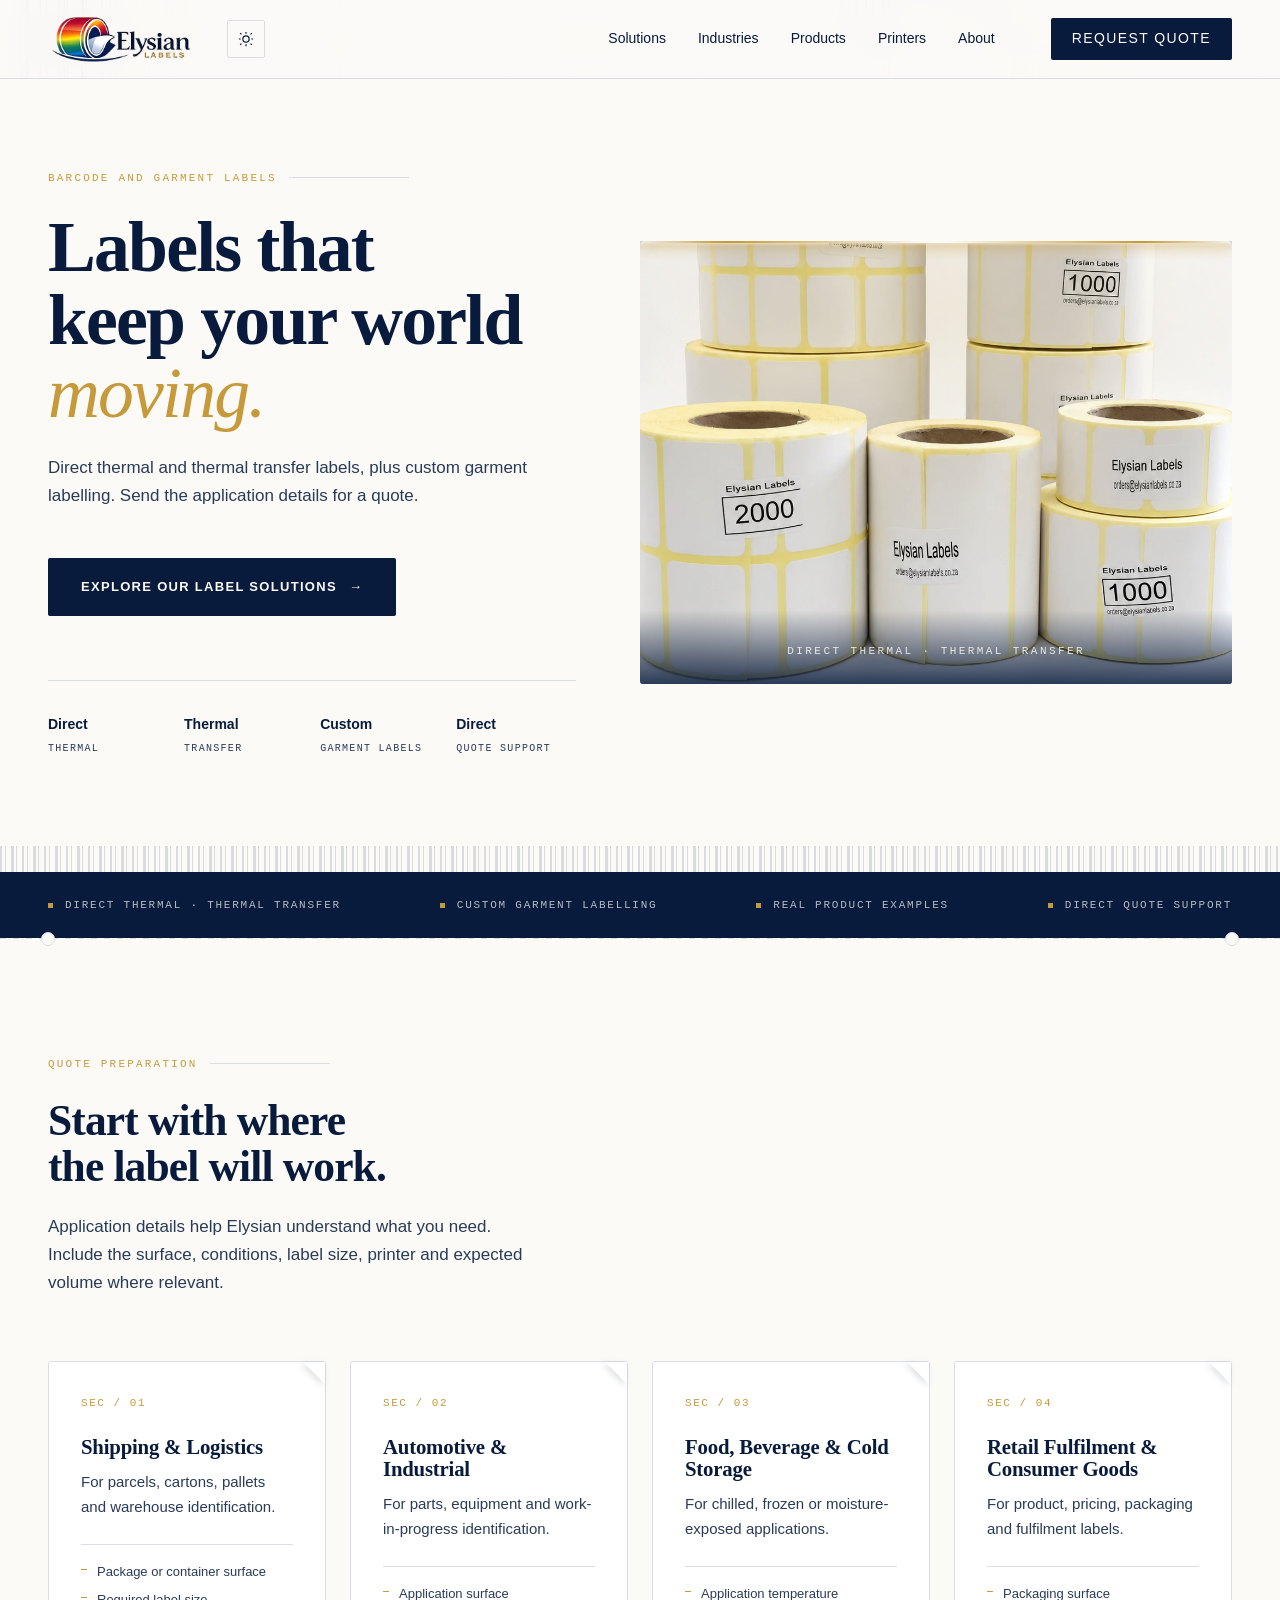
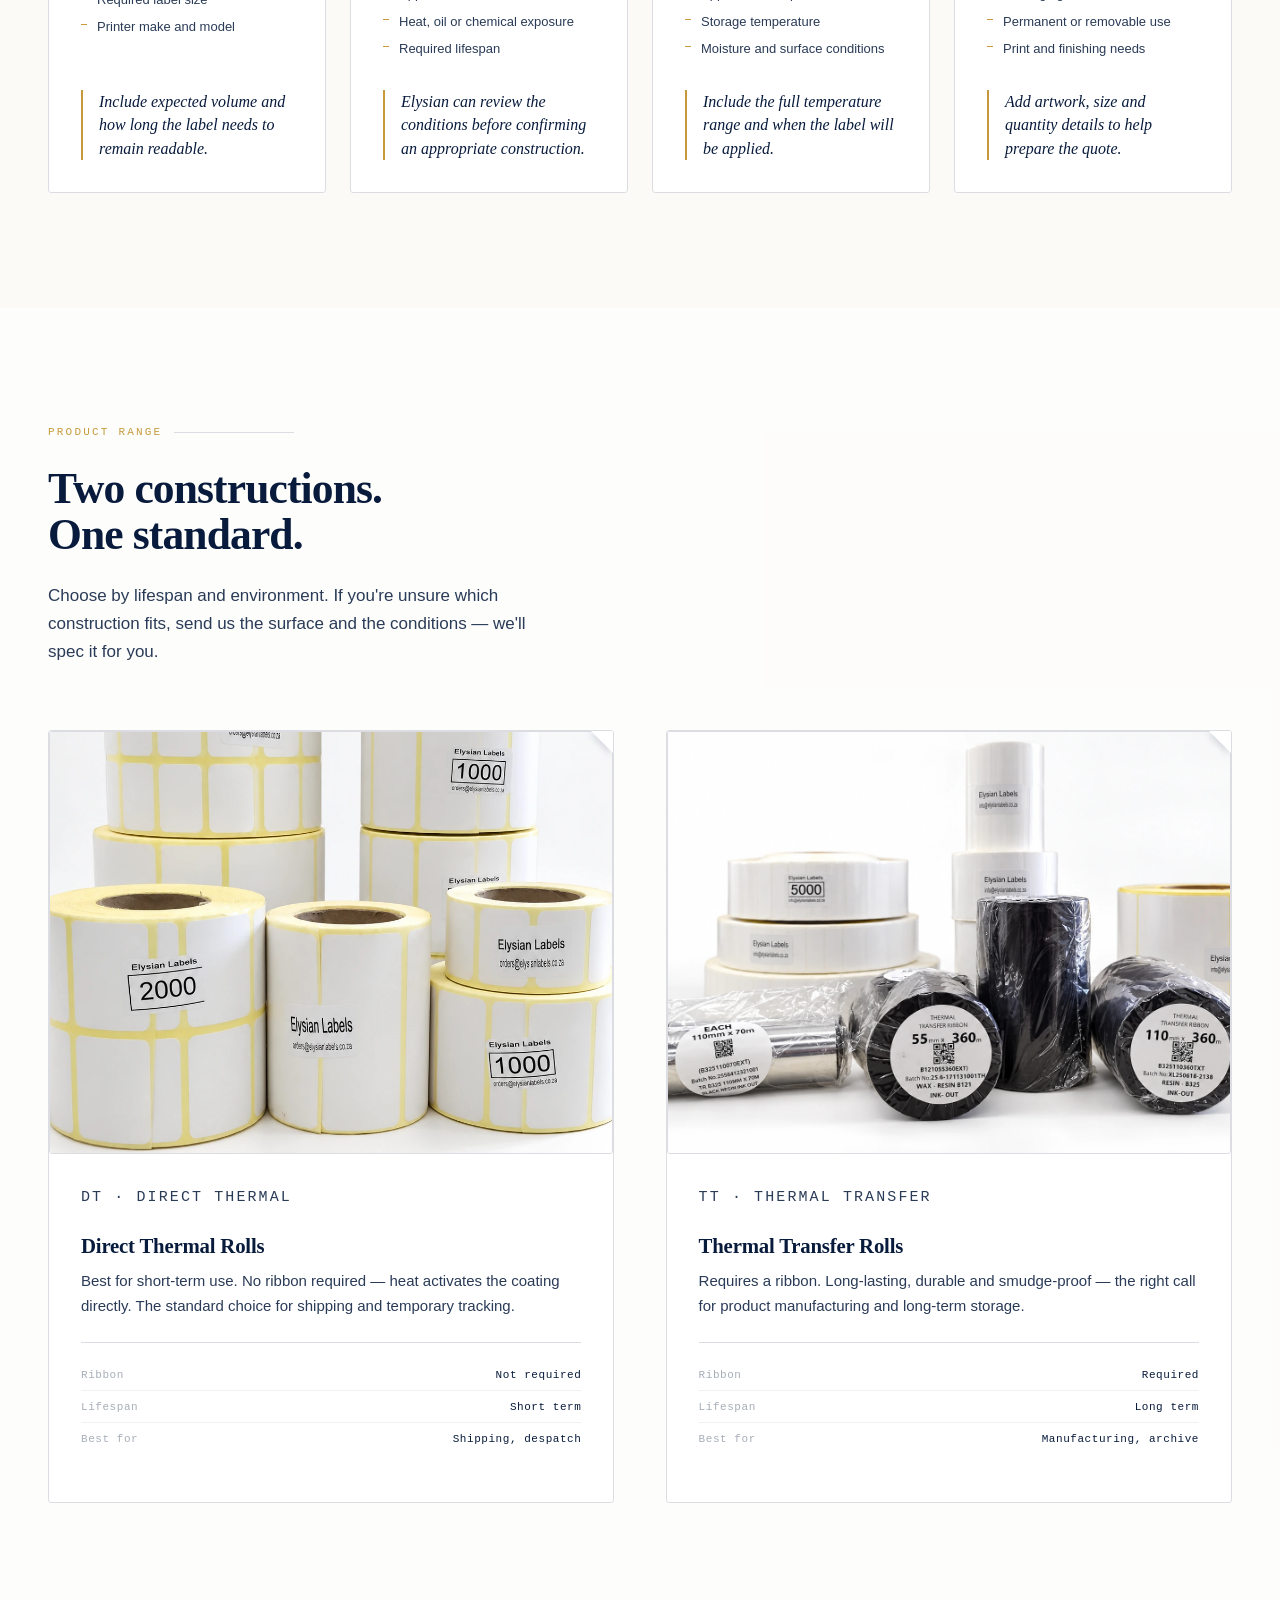
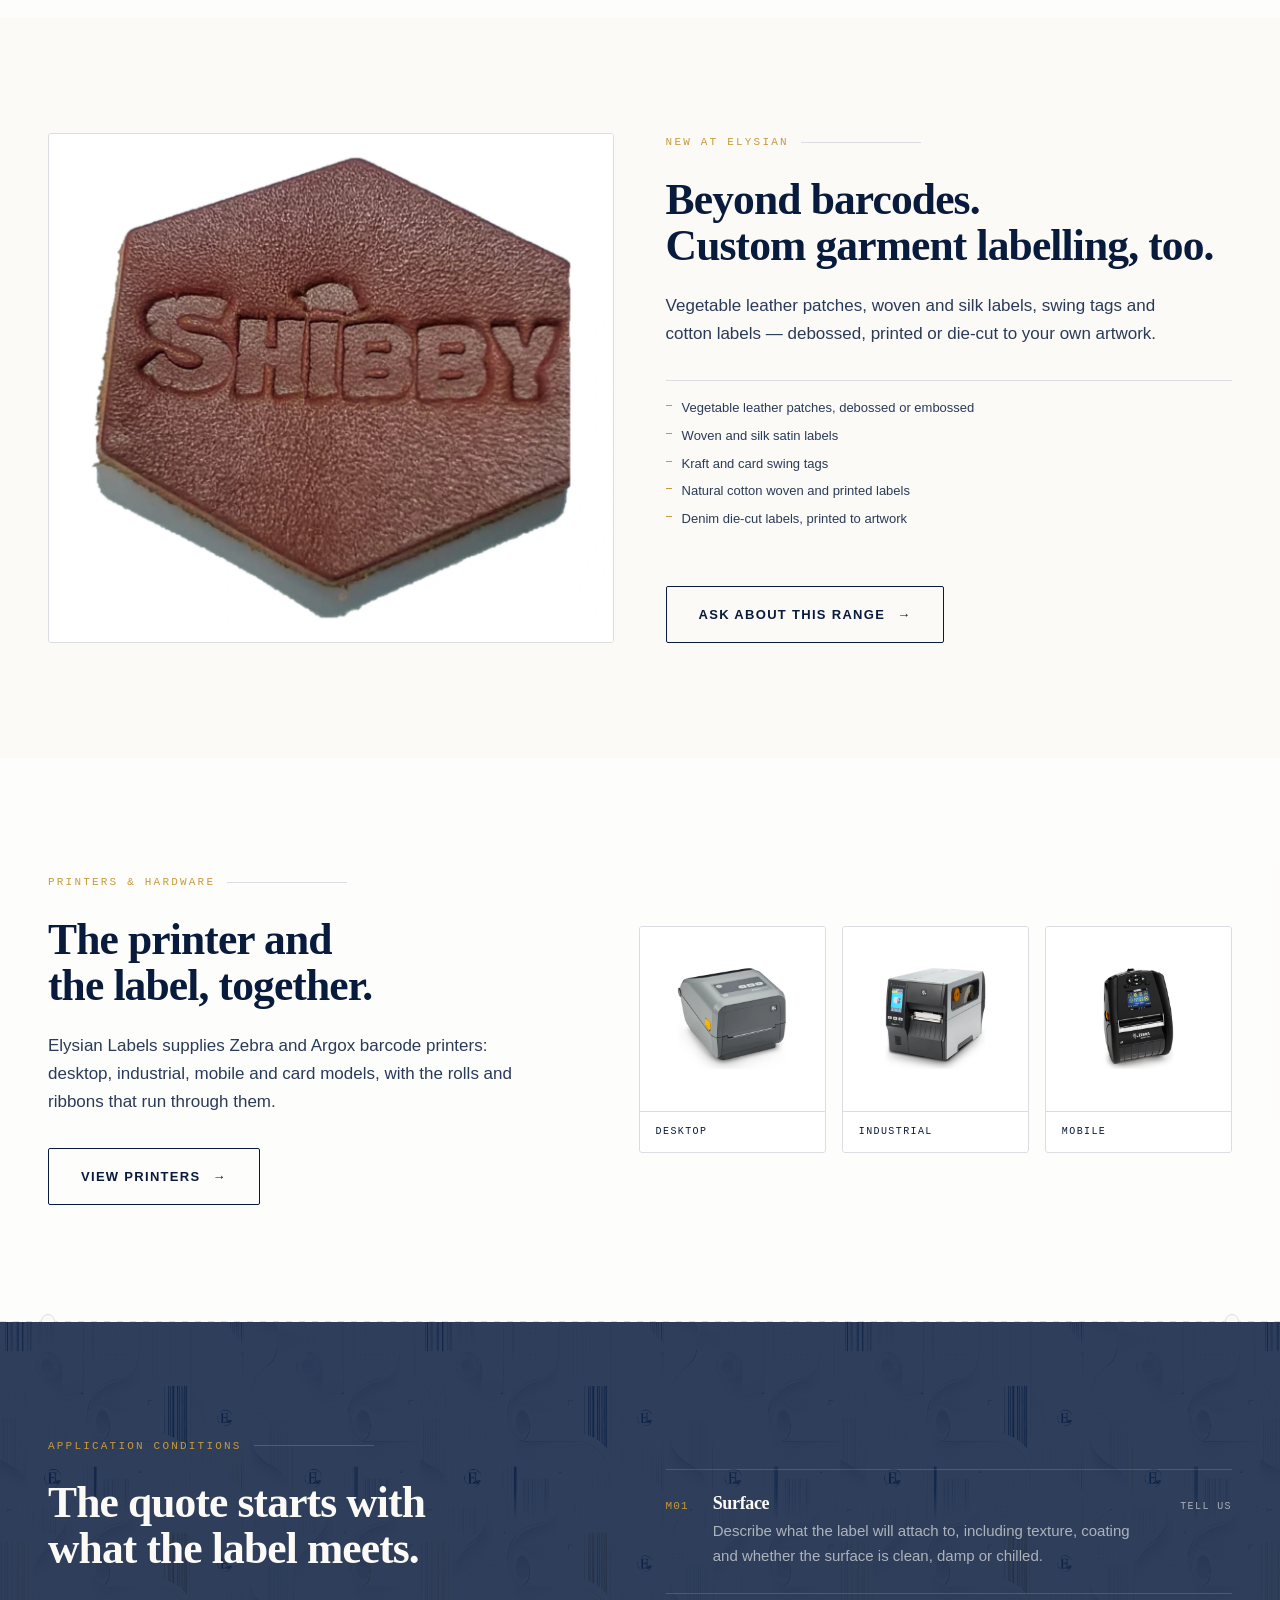
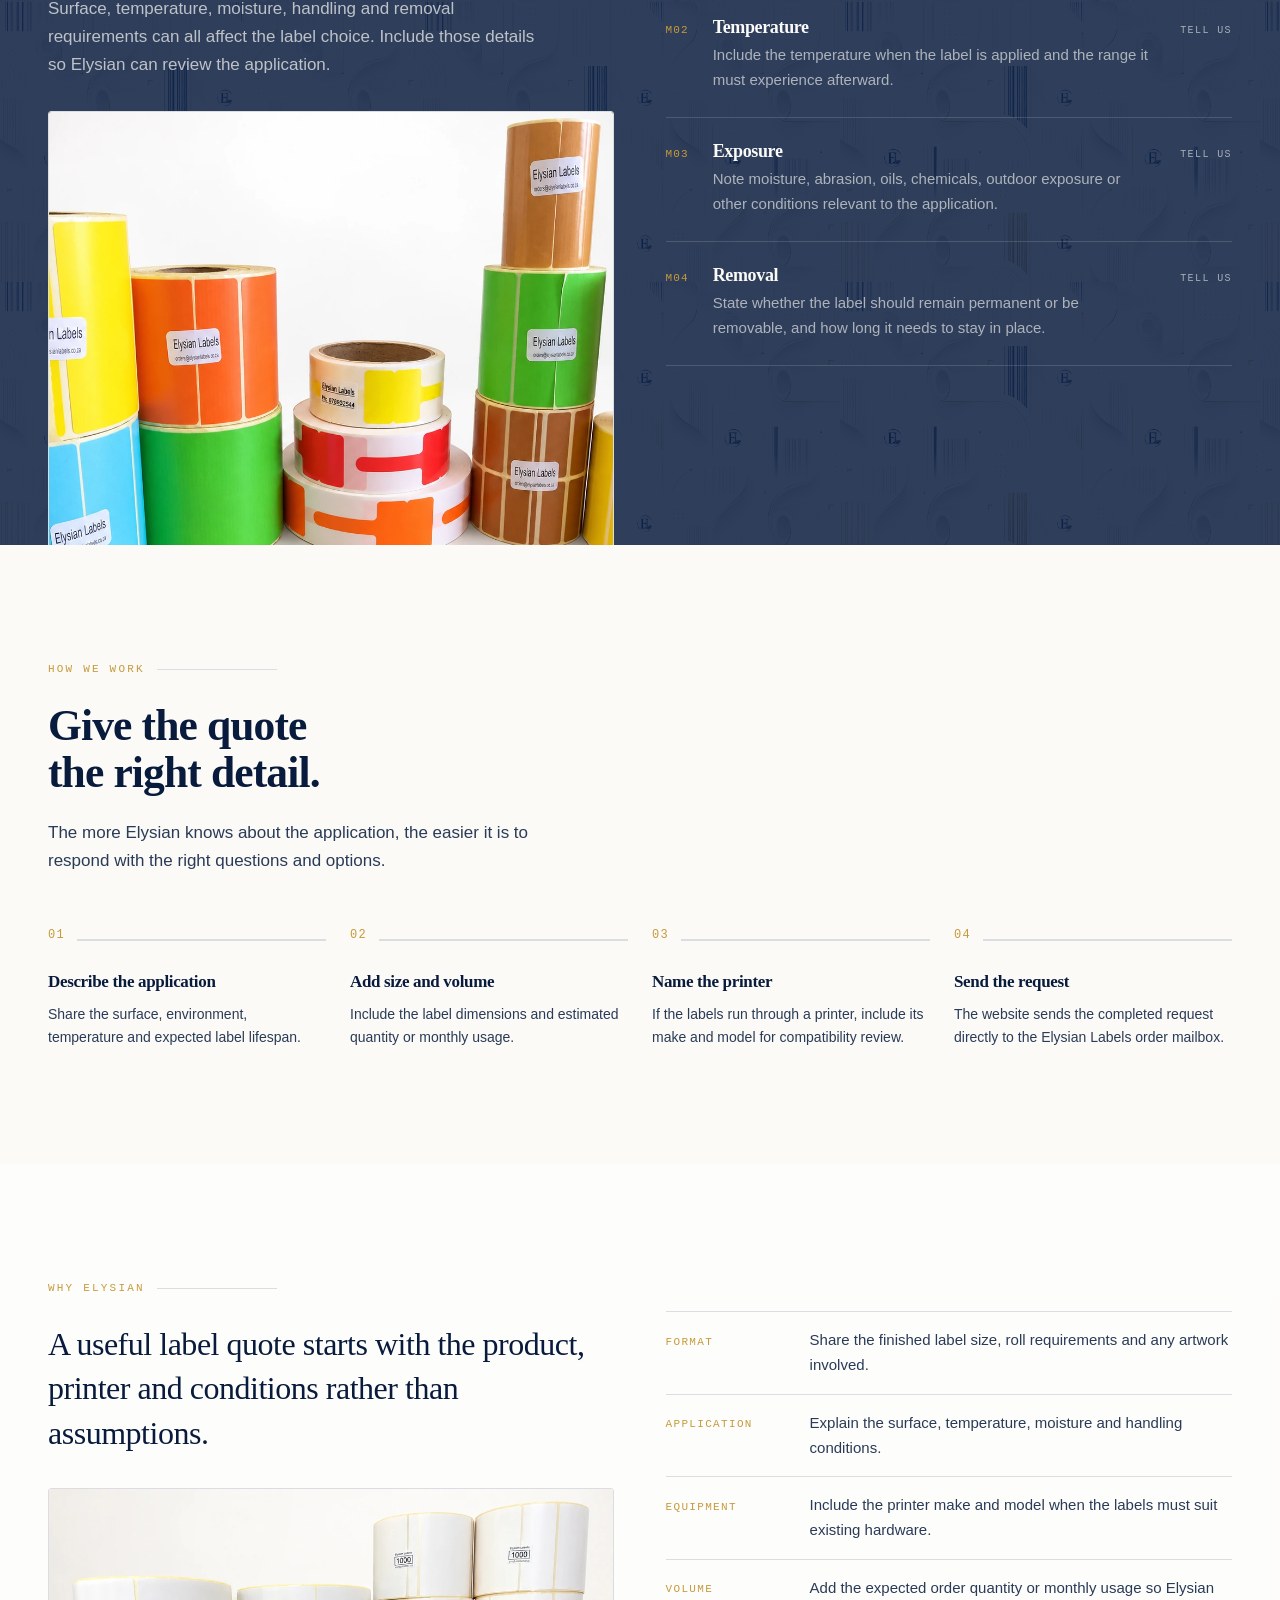
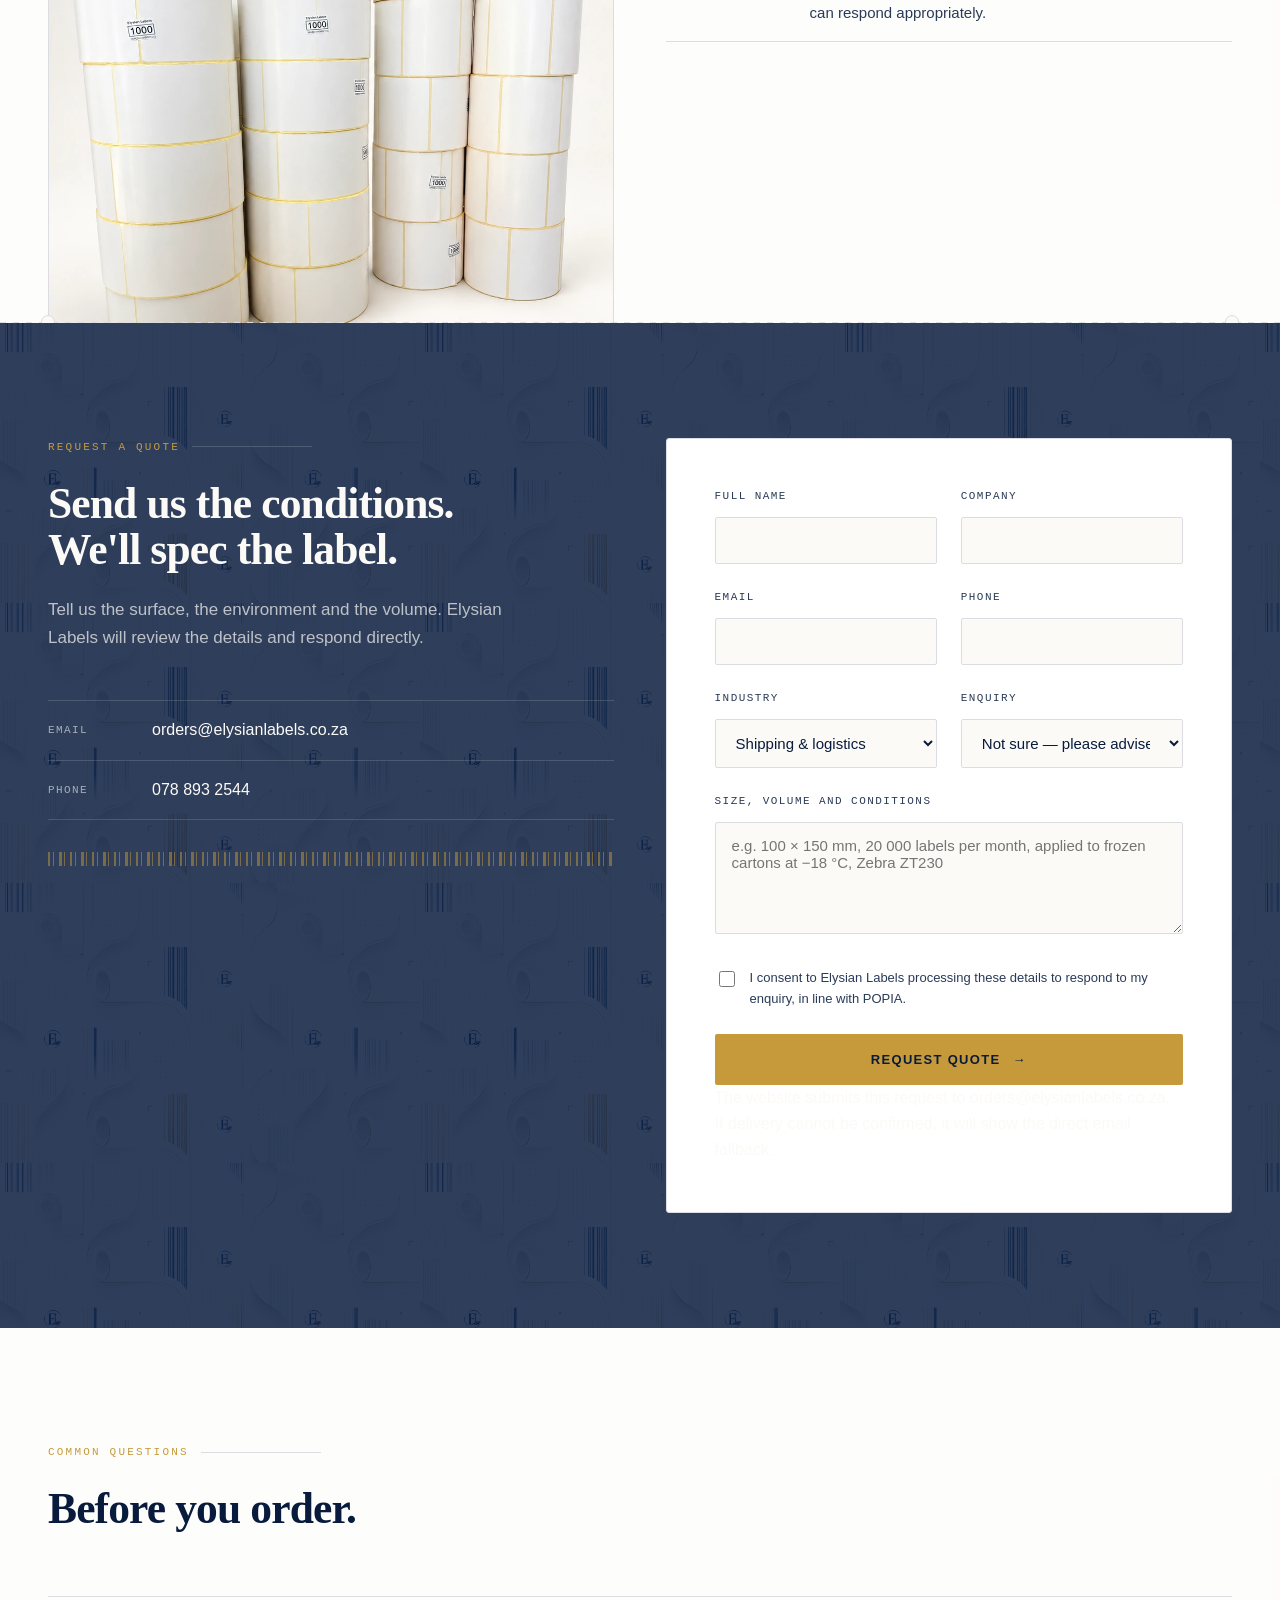
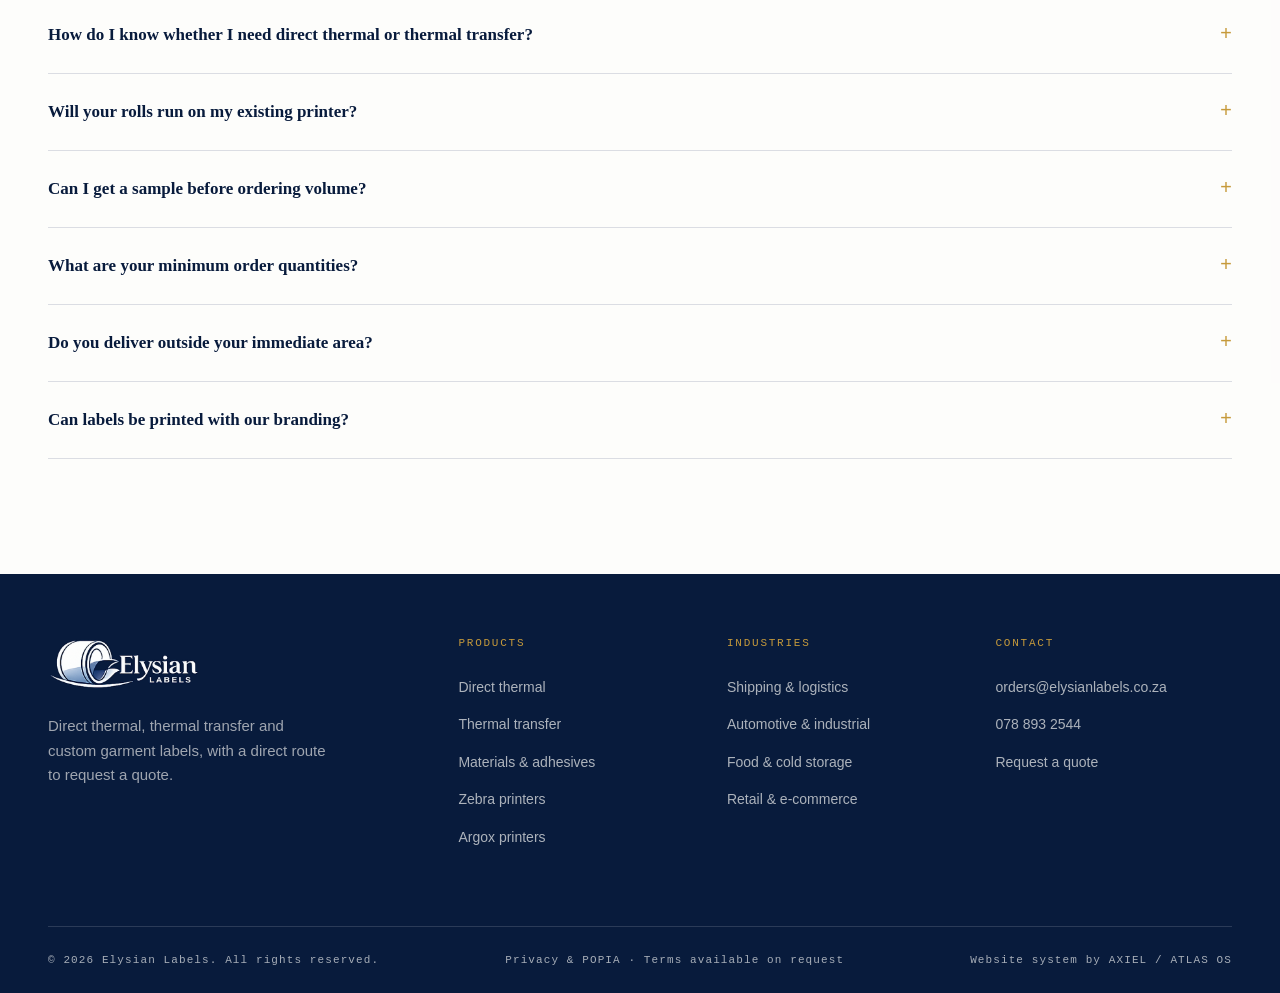
<file: index.html>
<!DOCTYPE html>
<html lang="en-ZA">
<head>
<meta charset="utf-8">
<meta name="viewport" content="width=device-width, initial-scale=1">
<meta name="color-scheme" content="light dark">
<script src="assets/theme-init.js"></script>
<title>Elysian Labels — Barcode Labels, Ribbons &amp; Printers in Cape Town</title>
<link rel="canonical" href="https://elysianlabels.co.za/">
<meta name="description" content="Cape Town supplier of direct thermal, thermal transfer and custom garment labels, ribbons, and Zebra and Argox barcode printers. Request a quote from Elysian Labels.">
<meta name="theme-color" content="#081B3C" media="(prefers-color-scheme: light)">
<meta name="theme-color" content="#0B0F17" media="(prefers-color-scheme: dark)">
<link rel="icon" type="image/png" href="assets/elysian-monogram-navy.png">

<!-- Open Graph -->
<meta property="og:title" content="Elysian Labels — Labels that keep your world moving">
<meta property="og:description" content="Direct thermal, thermal transfer and custom garment labels with a direct quote-request path.">
<meta property="og:type" content="website">
<meta property="og:locale" content="en_ZA">
<!-- Open Graph image intentionally omitted until a production-safe image is approved. -->

<link rel="preconnect" href="https://fonts.googleapis.com">
<link rel="preconnect" href="https://fonts.gstatic.com" crossorigin>
<!-- Non-render-blocking: a slow/unreachable Google Fonts request must never
     hold up first paint. Loads as print (deprioritized), then swaps to all. -->
<link data-font-swap href="https://fonts.googleapis.com/css2?family=Inter:wght@400;500;600;700&family=IBM+Plex+Mono:wght@400;500&family=Source+Serif+4:ital,opsz,wght@0,8..60,400;0,8..60,600;0,8..60,700;1,8..60,400;1,8..60,600&display=swap" rel="stylesheet" media="print">
<noscript><link href="https://fonts.googleapis.com/css2?family=Inter:wght@400;500;600;700&family=IBM+Plex+Mono:wght@400;500&family=Source+Serif+4:ital,opsz,wght@0,8..60,400;0,8..60,600;0,8..60,700;1,8..60,400;1,8..60,600&display=swap" rel="stylesheet"></noscript>

<script type="application/ld+json">
{
  "@context": "https://schema.org",
  "@type": "LocalBusiness",
  "name": "Elysian Labels",
  "url": "https://elysianlabels.co.za/",
  "logo": "https://elysianlabels.co.za/assets/elysian-full-logo-navy.png",
  "description": "Direct thermal, thermal transfer and custom garment labels, ribbons, and Zebra and Argox barcode printers, supplied from Cape Town.",
  "email": "orders@elysianlabels.co.za",
  "telephone": "+27788932544",
  "address": {
    "@type": "PostalAddress",
    "streetAddress": "Unit 10, Pacific Business Park, Jakes Gerwel Drive",
    "addressLocality": "Weltevreden Valley, Cape Town",
    "postalCode": "7785",
    "addressRegion": "Western Cape",
    "addressCountry": "ZA"
  },
  "areaServed": "ZA"
}
</script>

<link rel="stylesheet" href="site-csp.css">
</head>
<body>

<div class="intro-reveal" id="introReveal" aria-hidden="true">
  <div class="intro-inner">
    <img src="assets/elysian-mark-navy.png" alt="" class="intro-mark">
    <div class="intro-bar"><span></span></div>
  </div>
  <div class="intro-edge"></div>
</div>

<a class="skip" href="#main">Skip to content</a>

<!-- ══════════ HEADER ══════════ -->
<header class="hdr">
  <div class="wrap hdr-in">
    <a class="logo" href="/" aria-label="Elysian Labels home">
      <img class="logo-full logo-full--light" src="assets/elysian-full-logo-rainbow.png" alt="Elysian Labels" height="40">
      <img class="logo-full logo-full--dark" src="assets/elysian-full-logo-navy.png" alt="Elysian Labels" height="40">
    </a>

    <button class="theme-toggle" id="themeToggle" type="button" aria-label="Switch to dark theme" aria-pressed="false">
      <svg class="theme-icon theme-icon--sun" viewBox="0 0 24 24" fill="none" stroke="currentColor" stroke-width="1.6" aria-hidden="true"><circle cx="12" cy="12" r="4.2"/><path d="M12 2.5v2.4M12 19.1v2.4M4.2 4.2l1.7 1.7M18.1 18.1l1.7 1.7M2.5 12h2.4M19.1 12h2.4M4.2 19.8l1.7-1.7M18.1 5.9l1.7-1.7"/></svg>
      <svg class="theme-icon theme-icon--moon" viewBox="0 0 24 24" fill="none" stroke="currentColor" stroke-width="1.6" aria-hidden="true"><path d="M20 14.5A8.5 8.5 0 1 1 9.5 4a6.8 6.8 0 0 0 10.5 10.5z"/></svg>
    </button>

    <nav class="nav" aria-label="Primary">
      <a href="#materials">Solutions</a>
      <a href="#industries">Industries</a>
      <a href="#products">Products</a>
      <a href="hardware.html">Printers</a>
      <a href="#why">About</a>
      <a class="btn btn-primary btn-small nav-cta" href="#quote">Request Quote</a>
    </nav>

    <button class="burger" aria-label="Open menu" aria-expanded="false">
      <span></span><span></span><span></span>
    </button>
  </div>
</header>

<main id="main">

<!-- ══════════ 01 · HERO ══════════ -->
<section class="hero">
  <div class="wrap hero-grid">
    <div class="hero-copy">
      <p class="eyebrow">Barcode and garment labels</p>
      <h1 class="display">Labels that<br>keep your world<br><em>moving.</em></h1>
      <p class="lede hero-lede">Direct thermal and thermal transfer labels, plus custom garment labelling. Send the application details for a quote.</p>
      <a class="btn btn-primary" href="#products">Explore our label solutions <span class="arw" aria-hidden="true">→</span></a>

      <div class="hero-marks">
        <div class="hero-mark"><b>Direct</b>Thermal</div>
        <div class="hero-mark"><b>Thermal</b>Transfer</div>
        <div class="hero-mark"><b>Custom</b>Garment Labels</div>
        <div class="hero-mark"><b>Direct</b>Quote Support</div>
      </div>
    </div>

    <div class="hero-visual" id="heroVisual">
      <img class="hero-visual-photo" src="assets/elysian-prod-thermal-direct-overview-studio-final.webp" alt="Elysian Labels direct thermal label rolls, stacked and ready for despatch" loading="eager">
      <div class="scanline" aria-hidden="true"></div>
      <p class="hero-visual-spec">Direct Thermal · Thermal Transfer</p>
    </div>
  </div>
  <div class="barcode" aria-hidden="true"></div>
</section>

<!-- ══════════ 02 · TRUST BAR ══════════ -->
<section class="trust">
  <div class="wrap trust-in">
    <span class="trust-item">Direct thermal · thermal transfer</span>
    <span class="trust-item">Custom garment labelling</span>
    <span class="trust-item">Real product examples</span>
    <span class="trust-item">Direct quote support</span>
  </div>
</section>

<div class="perf" aria-hidden="true"></div>

<!-- ══════════ 03 · INDUSTRIES ══════════ -->
<section class="section" id="industries">
  <div class="wrap">
    <div class="head rv">
      <p class="eyebrow">Quote preparation</p>
      <h2 class="h2">Start with where<br>the label will work.</h2>
      <p class="lede">Application details help Elysian understand what you need. Include the surface, conditions, label size, printer and expected volume where relevant.</p>
    </div>

    <div class="grid-4">
      <article class="ind rv label-card">
        <p class="ind-code">SEC / 01</p>
        <h3 class="h3">Shipping &amp; Logistics</h3>
        <p class="ind-focus">For parcels, cartons, pallets and warehouse identification.</p>
        <ul class="ind-types">
          <li>Package or container surface</li>
          <li>Required label size</li>
          <li>Printer make and model</li>
        </ul>
        <p class="ind-hook">Include expected volume and how long the label needs to remain readable.</p>
      </article>

      <article class="ind rv label-card">
        <p class="ind-code">SEC / 02</p>
        <h3 class="h3">Automotive &amp; Industrial</h3>
        <p class="ind-focus">For parts, equipment and work-in-progress identification.</p>
        <ul class="ind-types">
          <li>Application surface</li>
          <li>Heat, oil or chemical exposure</li>
          <li>Required lifespan</li>
        </ul>
        <p class="ind-hook">Elysian can review the conditions before confirming an appropriate construction.</p>
      </article>

      <article class="ind rv label-card">
        <p class="ind-code">SEC / 03</p>
        <h3 class="h3">Food, Beverage &amp; Cold Storage</h3>
        <p class="ind-focus">For chilled, frozen or moisture-exposed applications.</p>
        <ul class="ind-types">
          <li>Application temperature</li>
          <li>Storage temperature</li>
          <li>Moisture and surface conditions</li>
        </ul>
        <p class="ind-hook">Include the full temperature range and when the label will be applied.</p>
      </article>

      <article class="ind rv label-card">
        <p class="ind-code">SEC / 04</p>
        <h3 class="h3">Retail Fulfilment &amp; Consumer Goods</h3>
        <p class="ind-focus">For product, pricing, packaging and fulfilment labels.</p>
        <ul class="ind-types">
          <li>Packaging surface</li>
          <li>Permanent or removable use</li>
          <li>Print and finishing needs</li>
        </ul>
        <p class="ind-hook">Add artwork, size and quantity details to help prepare the quote.</p>
      </article>
    </div>
  </div>
</section>

<!-- ══════════ 04 · PRODUCTS ══════════ -->
<section class="section section--paper" id="products">
  <div class="wrap">
    <div class="head rv">
      <p class="eyebrow">Product range</p>
      <h2 class="h2">Two constructions.<br>One standard.</h2>
      <p class="lede">Choose by lifespan and environment. If you're unsure which construction fits, send us the surface and the conditions — we'll spec it for you.</p>
    </div>

    <div class="grid-2">
      <article class="prod rv label-card">
        <img class="ph-photo ph--4x3" src="assets/elysian-prod-thermal-direct-overview-studio-final.webp" alt="Stack of Elysian Labels direct thermal label rolls in various sizes and quantities" loading="lazy">
        <div class="prod-body">
          <p class="prod-sku">DT · DIRECT THERMAL</p>
          <h3 class="h3">Direct Thermal Rolls</h3>
          <p>Best for short-term use. No ribbon required — heat activates the coating directly. The standard choice for shipping and temporary tracking.</p>
          <dl class="prod-specs">
            <div><dt>Ribbon</dt><dd>Not required</dd></div>
            <div><dt>Lifespan</dt><dd>Short term</dd></div>
            <div><dt>Best for</dt><dd>Shipping, despatch</dd></div>
          </dl>
        </div>
      </article>

      <article class="prod rv label-card">
        <img class="ph-photo ph--4x3" src="assets/elysian-prod-thermal-transfer-consumables-studio-final.webp" alt="Elysian Labels thermal transfer rolls with wax-resin and resin ribbons alongside" loading="lazy">
        <div class="prod-body">
          <p class="prod-sku">TT · THERMAL TRANSFER</p>
          <h3 class="h3">Thermal Transfer Rolls</h3>
          <p>Requires a ribbon. Long-lasting, durable and smudge-proof — the right call for product manufacturing and long-term storage.</p>
          <dl class="prod-specs">
            <div><dt>Ribbon</dt><dd>Required</dd></div>
            <div><dt>Lifespan</dt><dd>Long term</dd></div>
            <div><dt>Best for</dt><dd>Manufacturing, archive</dd></div>
          </dl>
        </div>
      </article>
    </div>
  </div>
</section>

<!-- ══════════ 04B · NEW: CUSTOM GARMENT LABELLING ══════════ -->
<section class="section" id="custom-labels">
  <div class="wrap grid-2">
    <div class="rv">
      <img class="ph-photo ph--4x3" src="assets/elysian-sample-leather-patch-studio-final.webp" alt="Debossed vegetable leather hexagon patch, sample of Elysian Labels' new custom garment labelling range" loading="lazy">
    </div>
    <div class="rv">
      <p class="eyebrow">New at Elysian</p>
      <h2 class="h2">Beyond barcodes.<br>Custom garment labelling, too.</h2>
      <p class="lede" data-csp-style="csp-mt-s5">Vegetable leather patches, woven and silk labels, swing tags and cotton labels — debossed, printed or die-cut to your own artwork.</p>
      <ul class="ind-types" data-csp-style="csp-mt-s6">
        <li>Vegetable leather patches, debossed or embossed</li>
        <li>Woven and silk satin labels</li>
        <li>Kraft and card swing tags</li>
        <li>Natural cotton woven and printed labels</li>
        <li>Denim die-cut labels, printed to artwork</li>
      </ul>
      <a class="btn btn-outline" href="#quote" data-csp-style="csp-mt-s6">Ask about this range <span class="arw" aria-hidden="true">→</span></a>
    </div>
  </div>
</section>

<!-- ══════════ 04C · PRINTERS & HARDWARE (teaser → hardware.html) ══════════ -->
<section class="section section--paper" id="hardware">
  <div class="wrap hw-teaser">
    <div class="rv">
      <p class="eyebrow">Printers &amp; hardware</p>
      <h2 class="h2">The printer and<br>the label, together.</h2>
      <p class="lede" data-csp-style="csp-mt-s5">Elysian Labels supplies Zebra and Argox barcode printers: desktop, industrial, mobile and card models, with the rolls and ribbons that run through them.</p>
      <a class="btn btn-outline" href="hardware.html" data-csp-style="csp-mt-s6">View printers <span class="arw" aria-hidden="true">→</span></a>
    </div>
    <div class="hw-teaser-tiles rv">
      <a class="hw-teaser-tile" href="hardware.html#zebra-desktop"><div class="hw-img"><img src="assets/hw/zebra-zd421.webp" alt="Zebra ZD421 desktop printer" width="960" height="720" loading="lazy"></div><span>Desktop</span></a>
      <a class="hw-teaser-tile" href="hardware.html#zebra-industrial"><div class="hw-img"><img src="assets/hw/zebra-zt411.webp" alt="Zebra ZT411 industrial printer" width="960" height="720" loading="lazy"></div><span>Industrial</span></a>
      <a class="hw-teaser-tile" href="hardware.html#zebra-mobile"><div class="hw-img"><img src="assets/hw/zebra-zq620-plus.webp" alt="Zebra ZQ620 Plus mobile printer" width="960" height="720" loading="lazy"></div><span>Mobile</span></a>
    </div>
  </div>
</section>

<div class="perf" aria-hidden="true"></div>

<!-- ══════════ 05 · MATERIALS ══════════ -->
<section class="section section--navy" id="materials">
  <div class="wrap">
    <div class="grid-2">
      <div class="rv">
        <p class="eyebrow">Application conditions</p>
        <h2 class="h2">The quote starts with<br>what the label meets.</h2>
        <p class="lede" data-csp-style="csp-mt-s5">Surface, temperature, moisture, handling and removal requirements can all affect the label choice. Include those details so Elysian can review the application.</p>
        <img class="ph-photo ph--16x9" src="assets/elysian-prod-colors-range-studio-final.webp" alt="Range of Elysian Labels face stock colours — yellow, blue, orange, green, pink, brown and gold label rolls" loading="lazy" data-csp-style="csp-mt-s6">
      </div>

      <div class="mat-list rv">
        <div class="mat">
          <span class="mat-n">M01</span>
          <div>
            <h3>Surface</h3>
            <p>Describe what the label will attach to, including texture, coating and whether the surface is clean, damp or chilled.</p>
          </div>
          <span class="mat-tag">Tell us</span>
        </div>
        <div class="mat">
          <span class="mat-n">M02</span>
          <div>
            <h3>Temperature</h3>
            <p>Include the temperature when the label is applied and the range it must experience afterward.</p>
          </div>
          <span class="mat-tag">Tell us</span>
        </div>
        <div class="mat">
          <span class="mat-n">M03</span>
          <div>
            <h3>Exposure</h3>
            <p>Note moisture, abrasion, oils, chemicals, outdoor exposure or other conditions relevant to the application.</p>
          </div>
          <span class="mat-tag">Tell us</span>
        </div>
        <div class="mat">
          <span class="mat-n">M04</span>
          <div>
            <h3>Removal</h3>
            <p>State whether the label should remain permanent or be removable, and how long it needs to stay in place.</p>
          </div>
          <span class="mat-tag">Tell us</span>
        </div>
      </div>
    </div>
  </div>
</section>

<!-- ══════════ 06 · PROCESS ══════════ -->
<section class="section proc">
  <div class="wrap">
    <div class="head rv">
      <p class="eyebrow">How we work</p>
      <h2 class="h2">Give the quote<br>the right detail.</h2>
      <p class="lede">The more Elysian knows about the application, the easier it is to respond with the right questions and options.</p>
    </div>

    <div class="proc-steps">
      <div class="step rv">
        <h3>Describe the application</h3>
        <p>Share the surface, environment, temperature and expected label lifespan.</p>
      </div>
      <div class="step rv">
        <h3>Add size and volume</h3>
        <p>Include the label dimensions and estimated quantity or monthly usage.</p>
      </div>
      <div class="step rv">
        <h3>Name the printer</h3>
        <p>If the labels run through a printer, include its make and model for compatibility review.</p>
      </div>
      <div class="step rv">
        <h3>Send the request</h3>
        <p>The website sends the completed request directly to the Elysian Labels order mailbox.</p>
      </div>
    </div>
  </div>
</section>

<!-- ══════════ 07 · WHY ELYSIAN ══════════ -->
<section class="section section--paper" id="why">
  <div class="wrap grid-2">
    <div class="rv">
      <p class="eyebrow">Why Elysian</p>
      <p class="why-stmt">A useful label quote starts with the product, printer and conditions rather than assumptions.</p>
      <img class="ph-photo ph--16x9" src="assets/elysian-prod-thermal-direct-detail-studio-final.webp" alt="Stacked Elysian Labels direct thermal label rolls, detail view" loading="lazy" data-csp-style="csp-mt-s6">
    </div>

    <div class="rv">
      <ul class="why-list">
        <li><span class="why-k">Format</span><span class="why-v">Share the finished label size, roll requirements and any artwork involved.</span></li>
        <li><span class="why-k">Application</span><span class="why-v">Explain the surface, temperature, moisture and handling conditions.</span></li>
        <li><span class="why-k">Equipment</span><span class="why-v">Include the printer make and model when the labels must suit existing hardware.</span></li>
        <li><span class="why-k">Volume</span><span class="why-v">Add the expected order quantity or monthly usage so Elysian can respond appropriately.</span></li>
      </ul>
    </div>
  </div>
</section>

<div class="perf" aria-hidden="true"></div>

<!-- ══════════ 10 · REQUEST QUOTE ══════════ -->
<section class="section section--navy" id="quote">
  <div class="wrap grid-2">
    <div class="rv">
      <p class="eyebrow">Request a quote</p>
      <h2 class="h2">Send us the conditions.<br>We'll spec the label.</h2>
      <p class="lede" data-csp-style="csp-mt-s5">Tell us the surface, the environment and the volume. Elysian Labels will review the details and respond directly.</p>

      <div class="contact-block" data-csp-style="csp-mt-s7">
        <a href="mailto:orders@elysianlabels.co.za">
          <span class="contact-k">Email</span>
          <span class="contact-v">orders@elysianlabels.co.za</span>
        </a>
        <a href="tel:+27788932544">
          <span class="contact-k">Phone</span>
          <span class="contact-v">078 893 2544</span>
        </a>
        <!-- Physical address omitted until confirmed. -->
      </div>
      <div class="barcode barcode--gold barcode--sm" aria-hidden="true"></div>
    </div>

    <form class="quote-form rv" action="quote.php" method="post" data-quote-form>
      <div class="sr-only" aria-hidden="true">
        <label for="q-website">Leave this field empty</label>
        <input id="q-website" name="website" type="text" autocomplete="off" tabindex="-1">
      </div>
      <div class="field-row">
        <div class="field">
          <label for="q-name">Full name</label>
          <input id="q-name" name="name" type="text" autocomplete="name" required>
        </div>
        <div class="field">
          <label for="q-company">Company</label>
          <input id="q-company" name="company" type="text" autocomplete="organization" required>
        </div>
      </div>
      <div class="field-row">
        <div class="field">
          <label for="q-email">Email</label>
          <input id="q-email" name="email" type="email" autocomplete="email" required>
        </div>
        <div class="field">
          <label for="q-phone">Phone</label>
          <input id="q-phone" name="phone" type="tel" autocomplete="tel">
        </div>
      </div>
      <div class="field-row">
        <div class="field">
          <label for="q-industry">Industry</label>
          <select id="q-industry" name="industry">
            <option value="shipping-logistics">Shipping &amp; logistics</option>
            <option value="automotive-industrial">Automotive &amp; industrial</option>
            <option value="food-cold-storage">Food, beverage &amp; cold storage</option>
            <option value="retail-ecommerce">Retail &amp; e-commerce</option>
            <option value="other">Other</option>
          </select>
        </div>
        <div class="field">
          <label for="q-product">Enquiry</label>
          <select id="q-product" name="product">
            <option value="unsure">Not sure — please advise</option>
            <option value="direct-thermal">Direct thermal</option>
            <option value="thermal-transfer">Thermal transfer</option>
            <option value="custom-garment">Custom garment labelling</option>
            <option value="printer-hardware">Printer or hardware</option>
          </select>
        </div>
      </div>
      <div class="field">
        <label for="q-detail">Size, volume and conditions</label>
        <textarea id="q-detail" name="detail" placeholder="e.g. 100 × 150 mm, 20 000 labels per month, applied to frozen cartons at −18 °C, Zebra ZT230"></textarea>
      </div>
      <label class="consent" for="q-consent">
        <input id="q-consent" name="consent" type="checkbox" value="yes" required>
        <span>I consent to Elysian Labels processing these details to respond to my enquiry, in line with POPIA.</span>
      </label>
      <button class="btn btn-gold" type="submit" data-csp-style="csp-width-full">Request quote <span class="arw" aria-hidden="true">→</span></button>
      <p class="form-note" id="quote-note">The website submits this request to orders@elysianlabels.co.za. If delivery cannot be confirmed, it will show the direct email fallback.</p>
      <p class="form-status" id="quote-status" role="status" aria-live="polite"></p>
    </form>
  </div>
</section>

<!-- ══════════ 11 · FAQ ══════════ -->
<section class="section section--paper">
  <div class="wrap">
    <div class="head rv">
      <p class="eyebrow">Common questions</p>
      <h2 class="h2">Before you order.</h2>
    </div>
    <div class="faq rv">
      <details>
        <summary>How do I know whether I need direct thermal or thermal transfer?</summary>
        <p class="faq-a">Lifespan decides it. If the label is scanned and discarded within months — shipping, despatch, temporary tracking — direct thermal is cheaper and needs no ribbon. If it has to stay legible for a year or more, or survive heat, light or handling, use thermal transfer.</p>
      </details>
      <details>
        <summary>Will your rolls run on my existing printer?</summary>
        <p class="faq-a">Send the printer make and model with your enquiry. Elysian Labels will review compatibility before confirming the quote.</p>
      </details>
      <details>
        <summary>Can I get a sample before ordering volume?</summary>
        <p class="faq-a">Ask for sample options in the quote request. Elysian Labels will confirm what is available for the label and application.</p>
      </details>
      <details>
        <summary>What are your minimum order quantities?</summary>
        <p class="faq-a">Include the required quantity or monthly usage in your request. Elysian Labels will confirm the applicable minimum and pricing.</p>
      </details>
      <details>
        <summary>Do you deliver outside your immediate area?</summary>
        <p class="faq-a">Include the delivery area in your request. Elysian Labels will confirm availability, cost and timing with the quote.</p>
      </details>
      <details>
        <summary>Can labels be printed with our branding?</summary>
        <p class="faq-a">Yes. We offer custom-converted rolls printed with your logo, colours and layout, alongside standard blank stock. Let us know what you need when you request a quote.</p>
      </details>
    </div>
  </div>
</section>

</main>

<!-- ══════════ 13 · FOOTER ══════════ -->
<footer class="ftr">
  <div class="wrap">
    <div class="ftr-grid">
      <div>
        <a class="logo" href="/" aria-label="Elysian Labels home">
          <img class="logo-full logo-full--footer" src="assets/elysian-full-logo-white.png" alt="Elysian Labels" height="52">
        </a>
        <p class="ftr-blurb">Direct thermal, thermal transfer and custom garment labels, with a direct route to request a quote.</p>
      </div>

      <div>
        <h4>Products</h4>
        <ul class="ftr-links">
          <li><a href="#products">Direct thermal</a></li>
          <li><a href="#products">Thermal transfer</a></li>
          <li><a href="#materials">Materials &amp; adhesives</a></li>
          <li><a href="hardware.html#zebra">Zebra printers</a></li>
          <li><a href="hardware.html#argox">Argox printers</a></li>
        </ul>
      </div>

      <div>
        <h4>Industries</h4>
        <ul class="ftr-links">
          <li><a href="#industries">Shipping &amp; logistics</a></li>
          <li><a href="#industries">Automotive &amp; industrial</a></li>
          <li><a href="#industries">Food &amp; cold storage</a></li>
          <li><a href="#industries">Retail &amp; e-commerce</a></li>
        </ul>
      </div>

      <div>
        <h4>Contact</h4>
        <ul class="ftr-links">
          <li><a href="mailto:orders@elysianlabels.co.za">orders@elysianlabels.co.za</a></li>
          <li><a href="tel:+27788932544">078 893 2544</a></li>
          <li><a href="#quote">Request a quote</a></li>
        </ul>
      </div>
    </div>

    <div class="ftr-btm">
      <span>© <span id="yr">2026</span> Elysian Labels. All rights reserved.</span>
      <span>Privacy &amp; POPIA · Terms available on request</span>
      <span>Website system by <a href="https://axiel.co.za/" aria-label="Website system by AXIEL, built on ATLAS OS">AXIEL / ATLAS OS</a></span>
    </div>
  </div>
</footer>

<div class="mobile-cta-bar">
  <a class="btn btn-gold" href="#quote">Request quote <span class="arw" aria-hidden="true">→</span></a>
</div>

<script src="assets/site.js"></script>

</body>
</html>
</file>
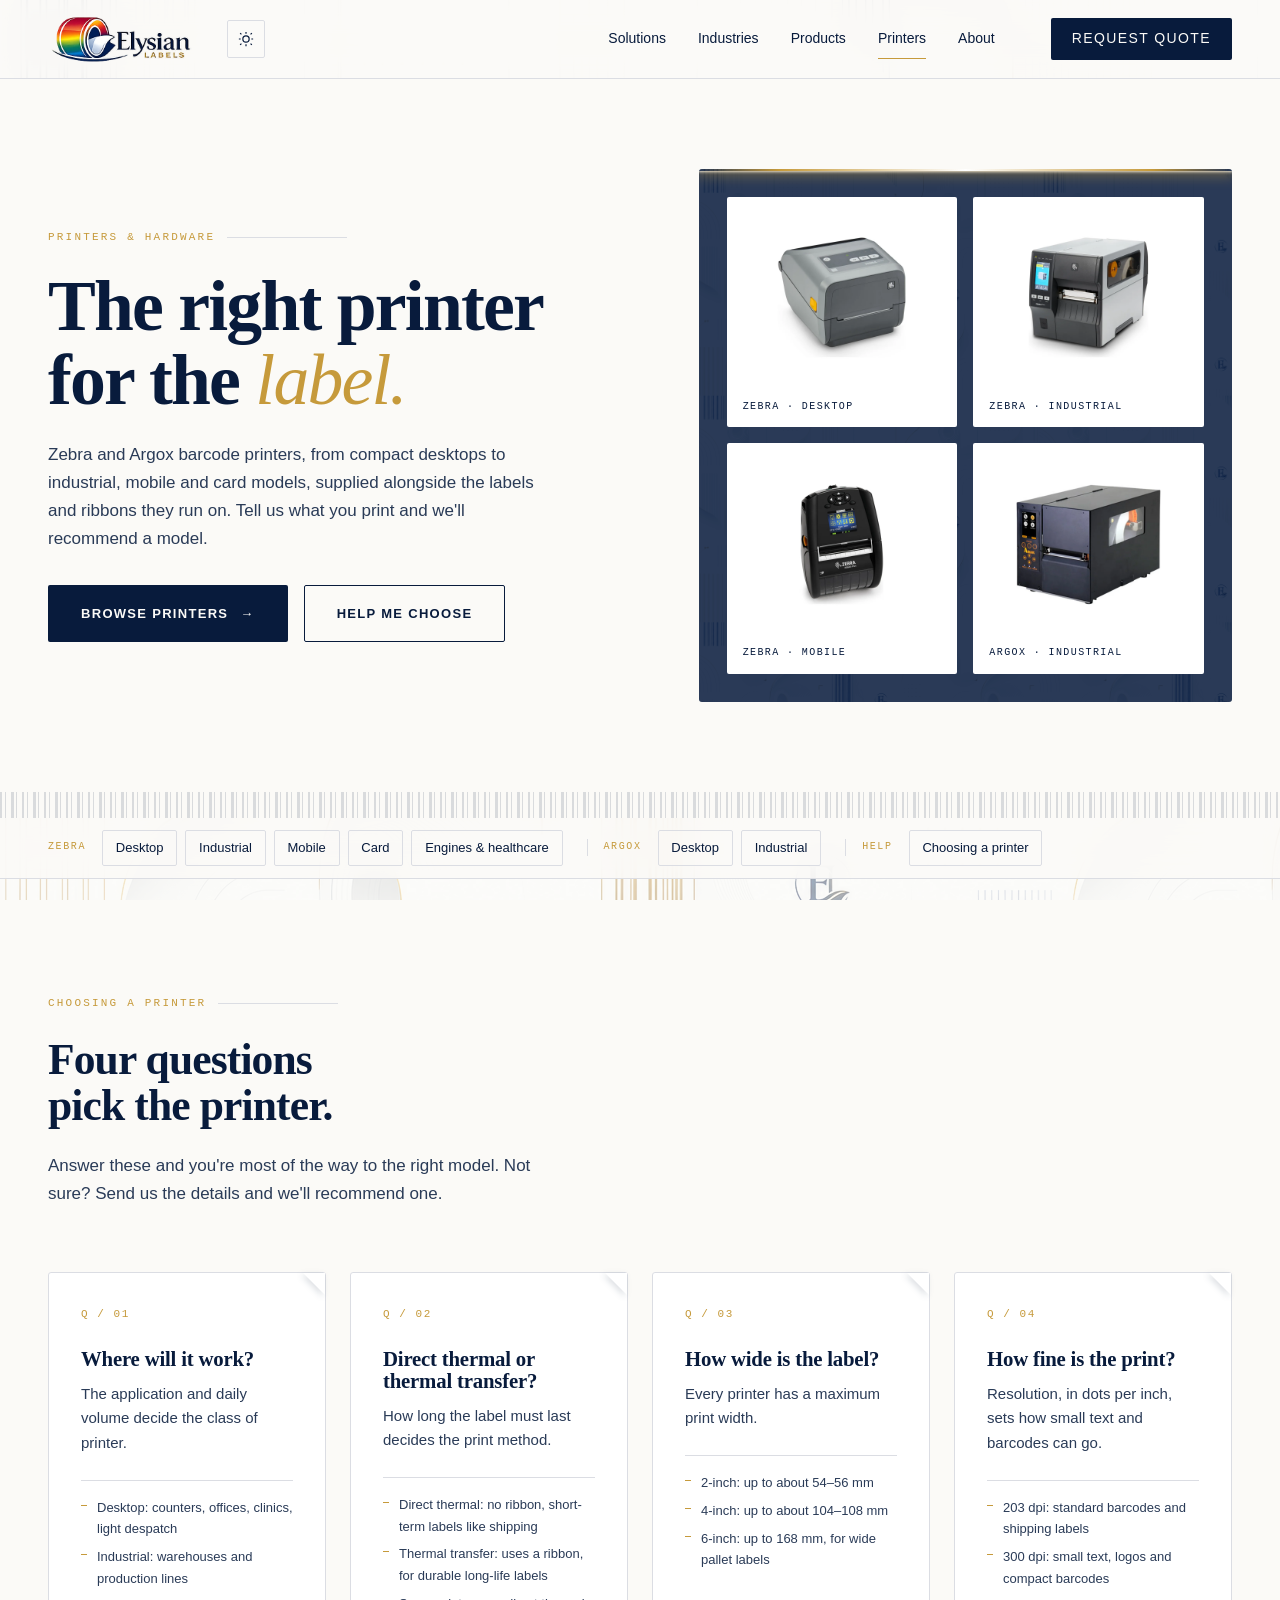
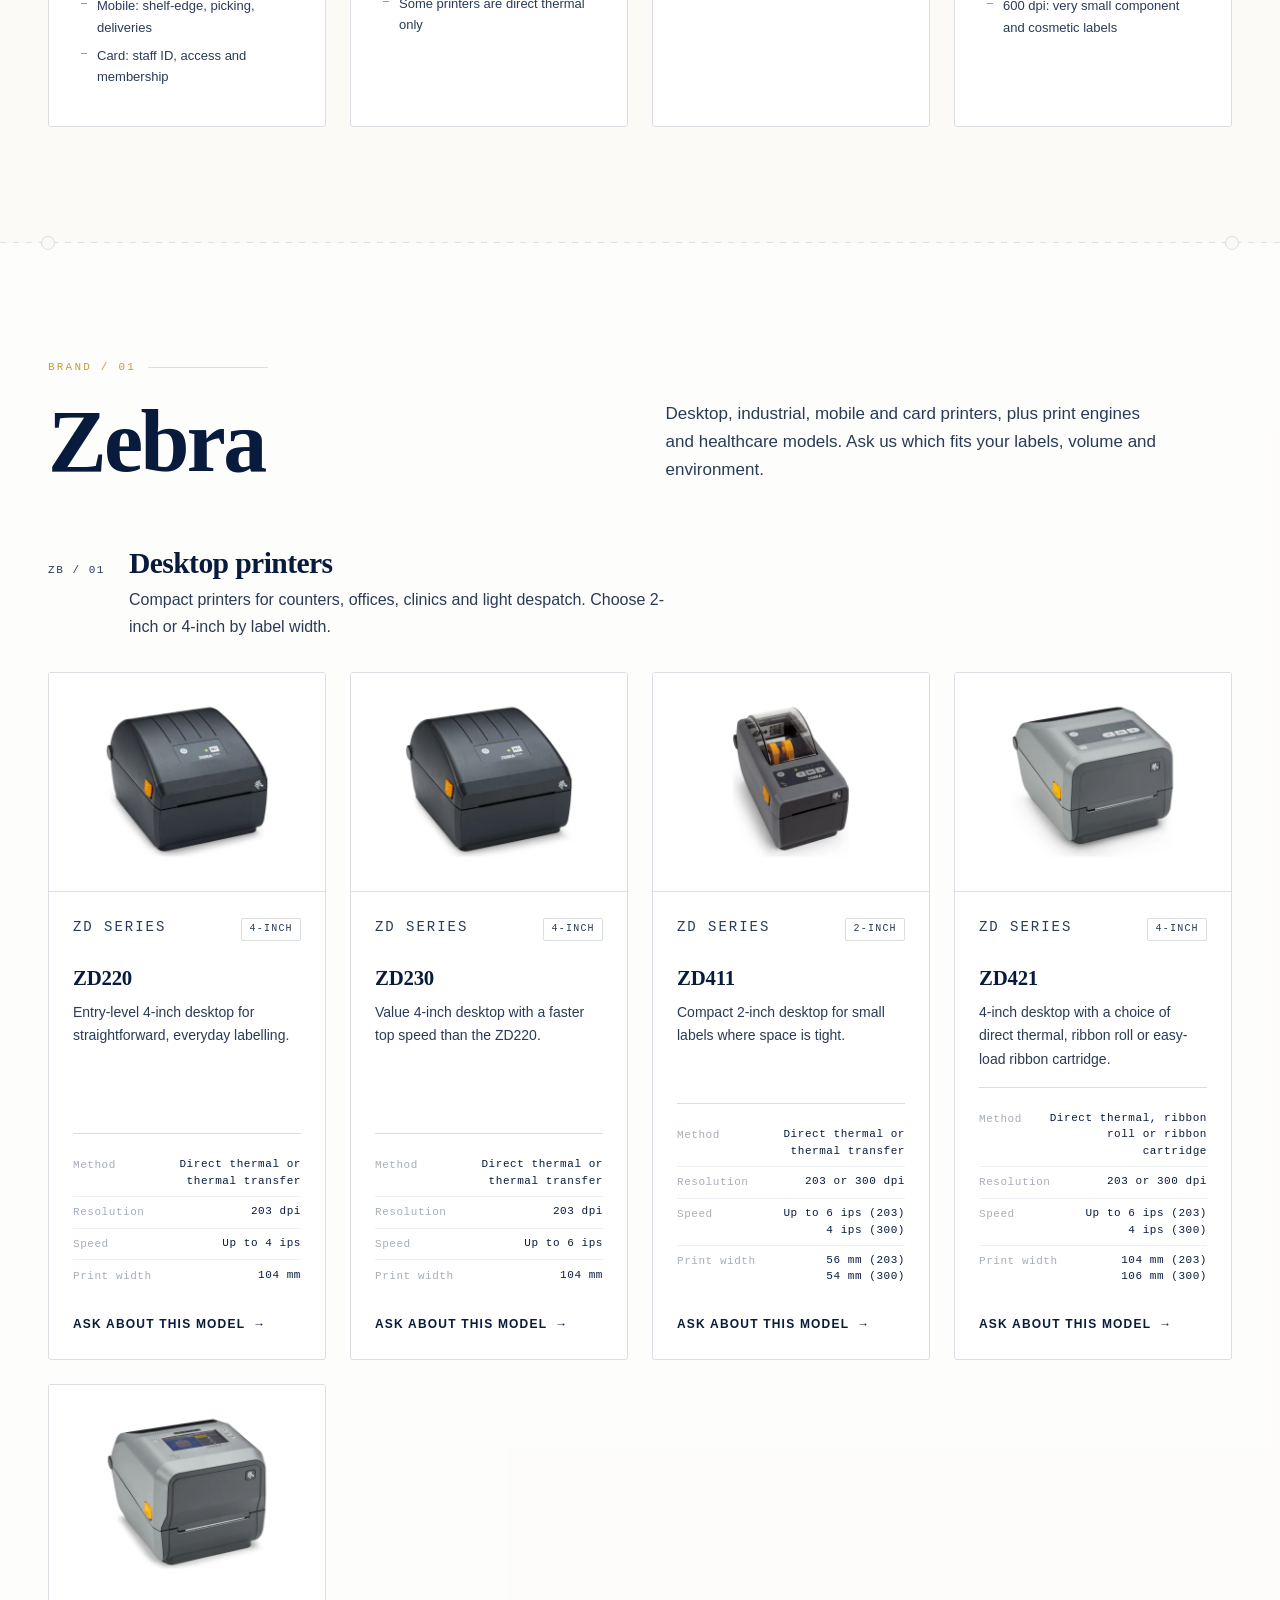
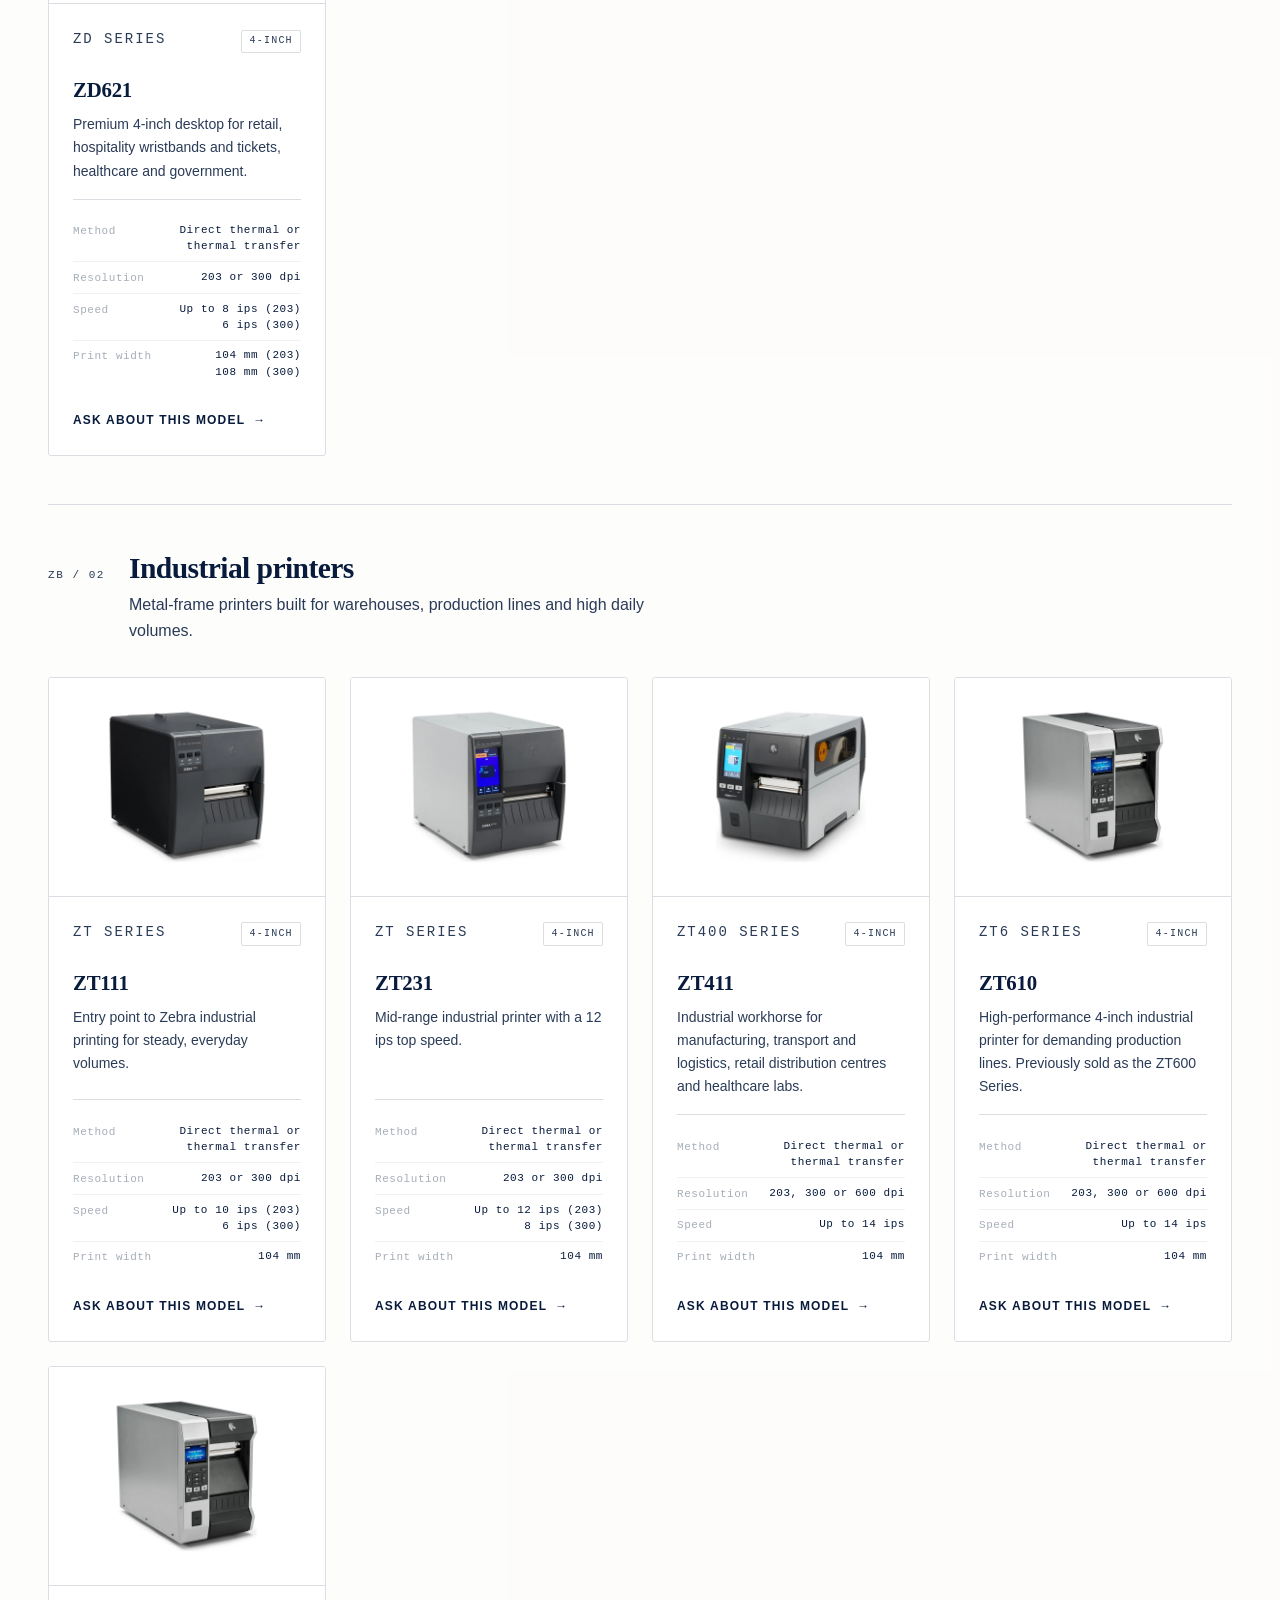
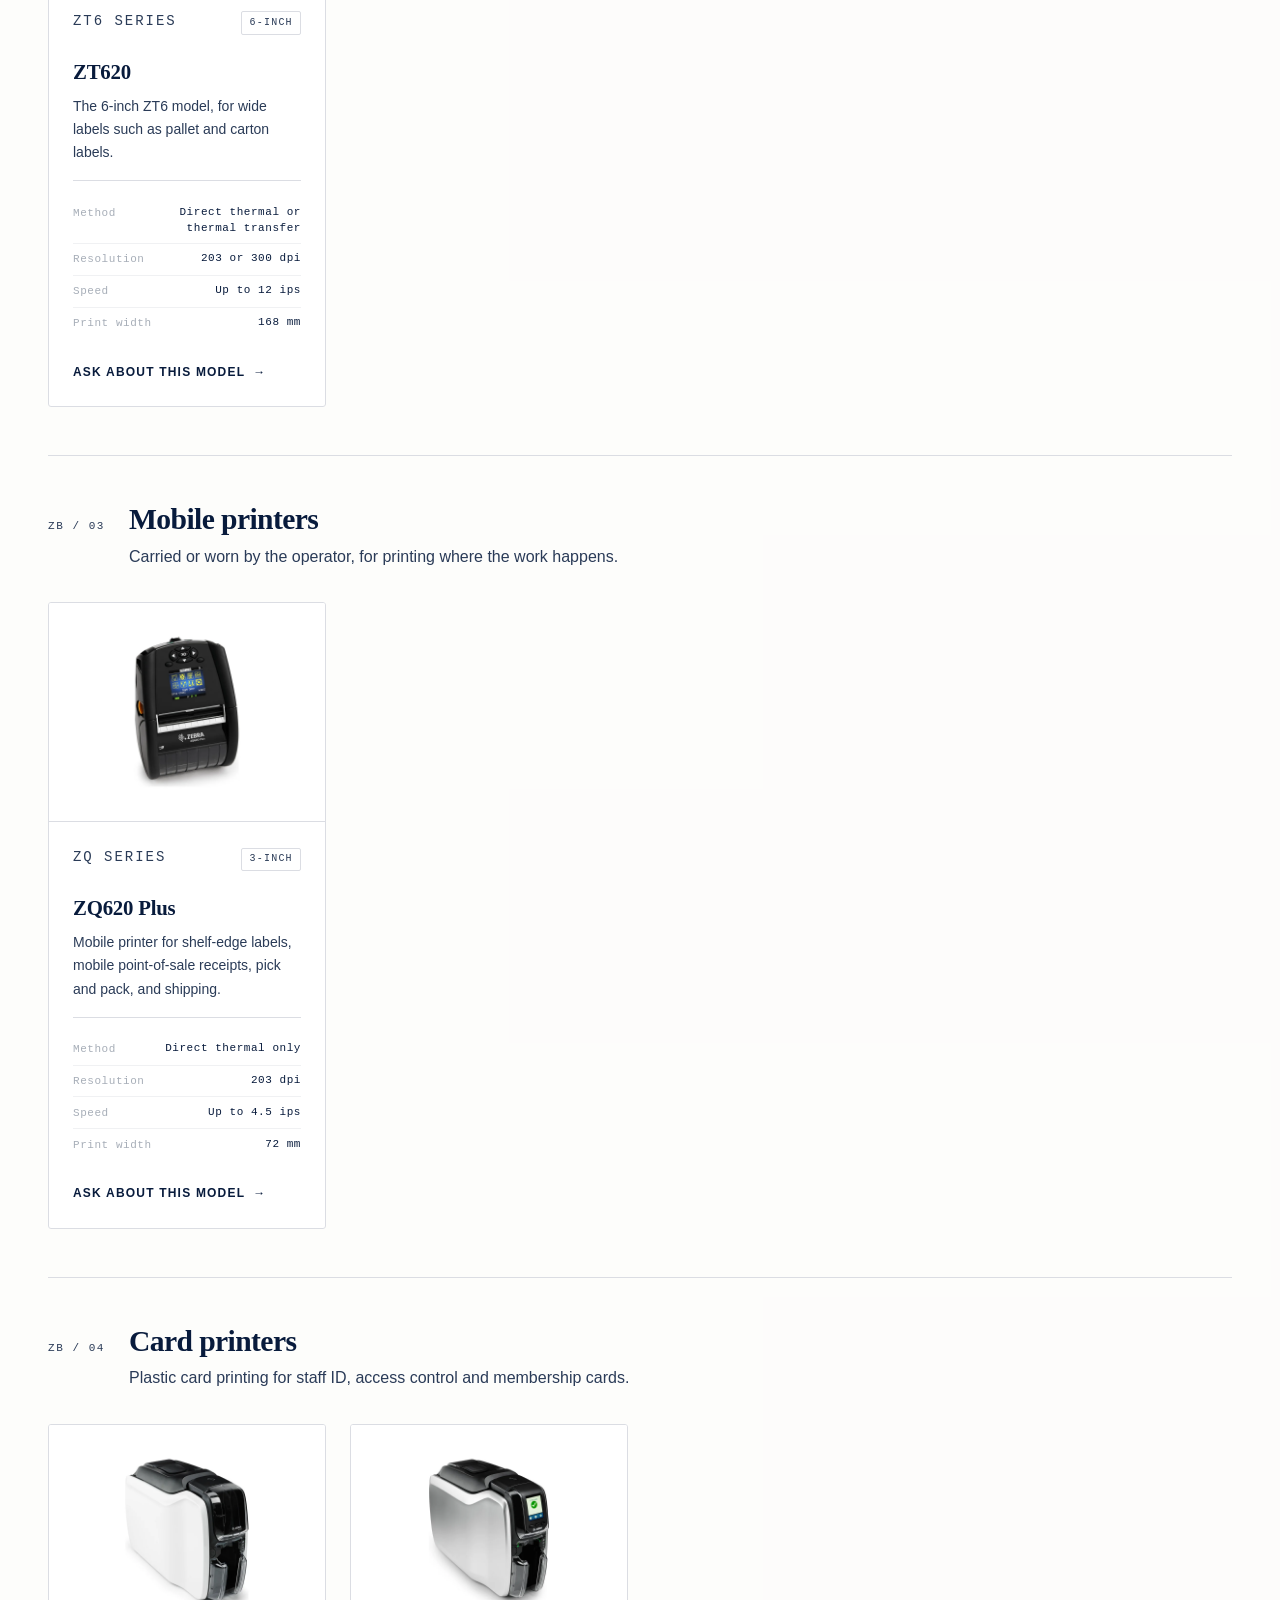
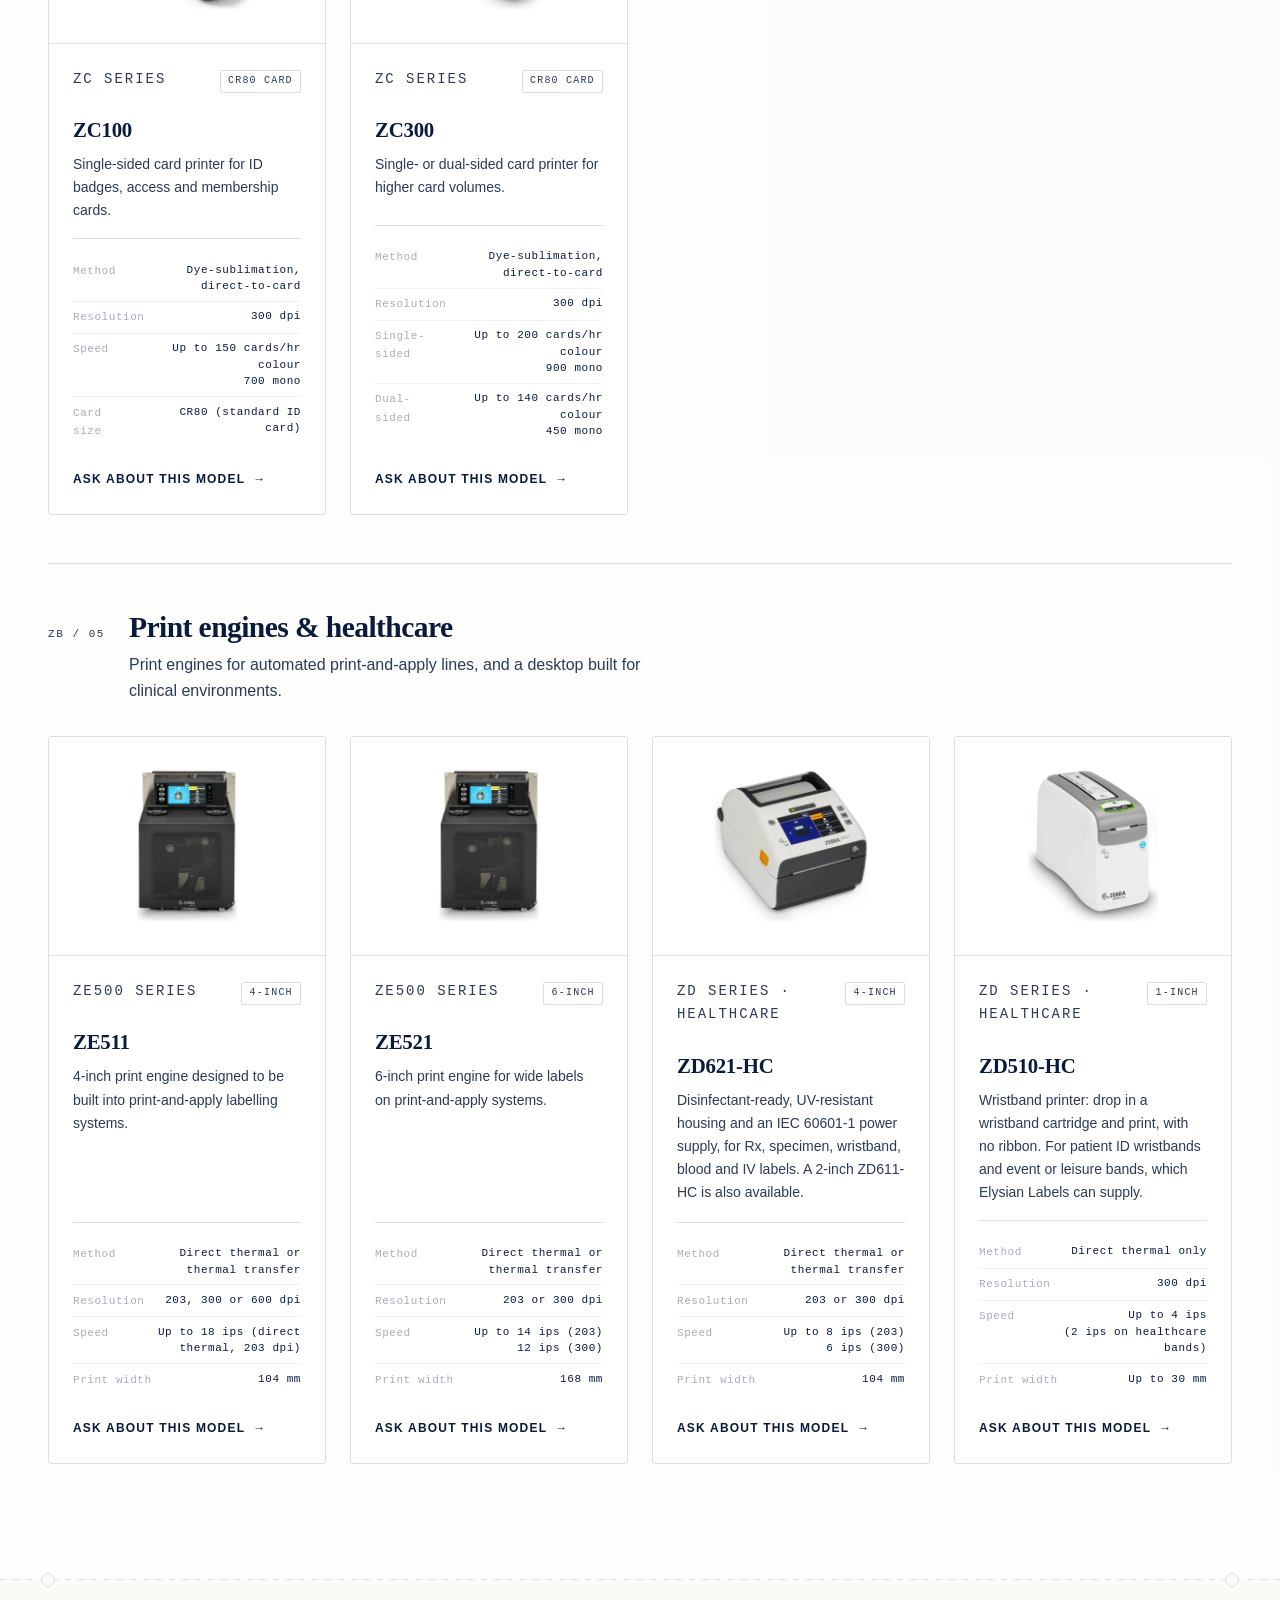
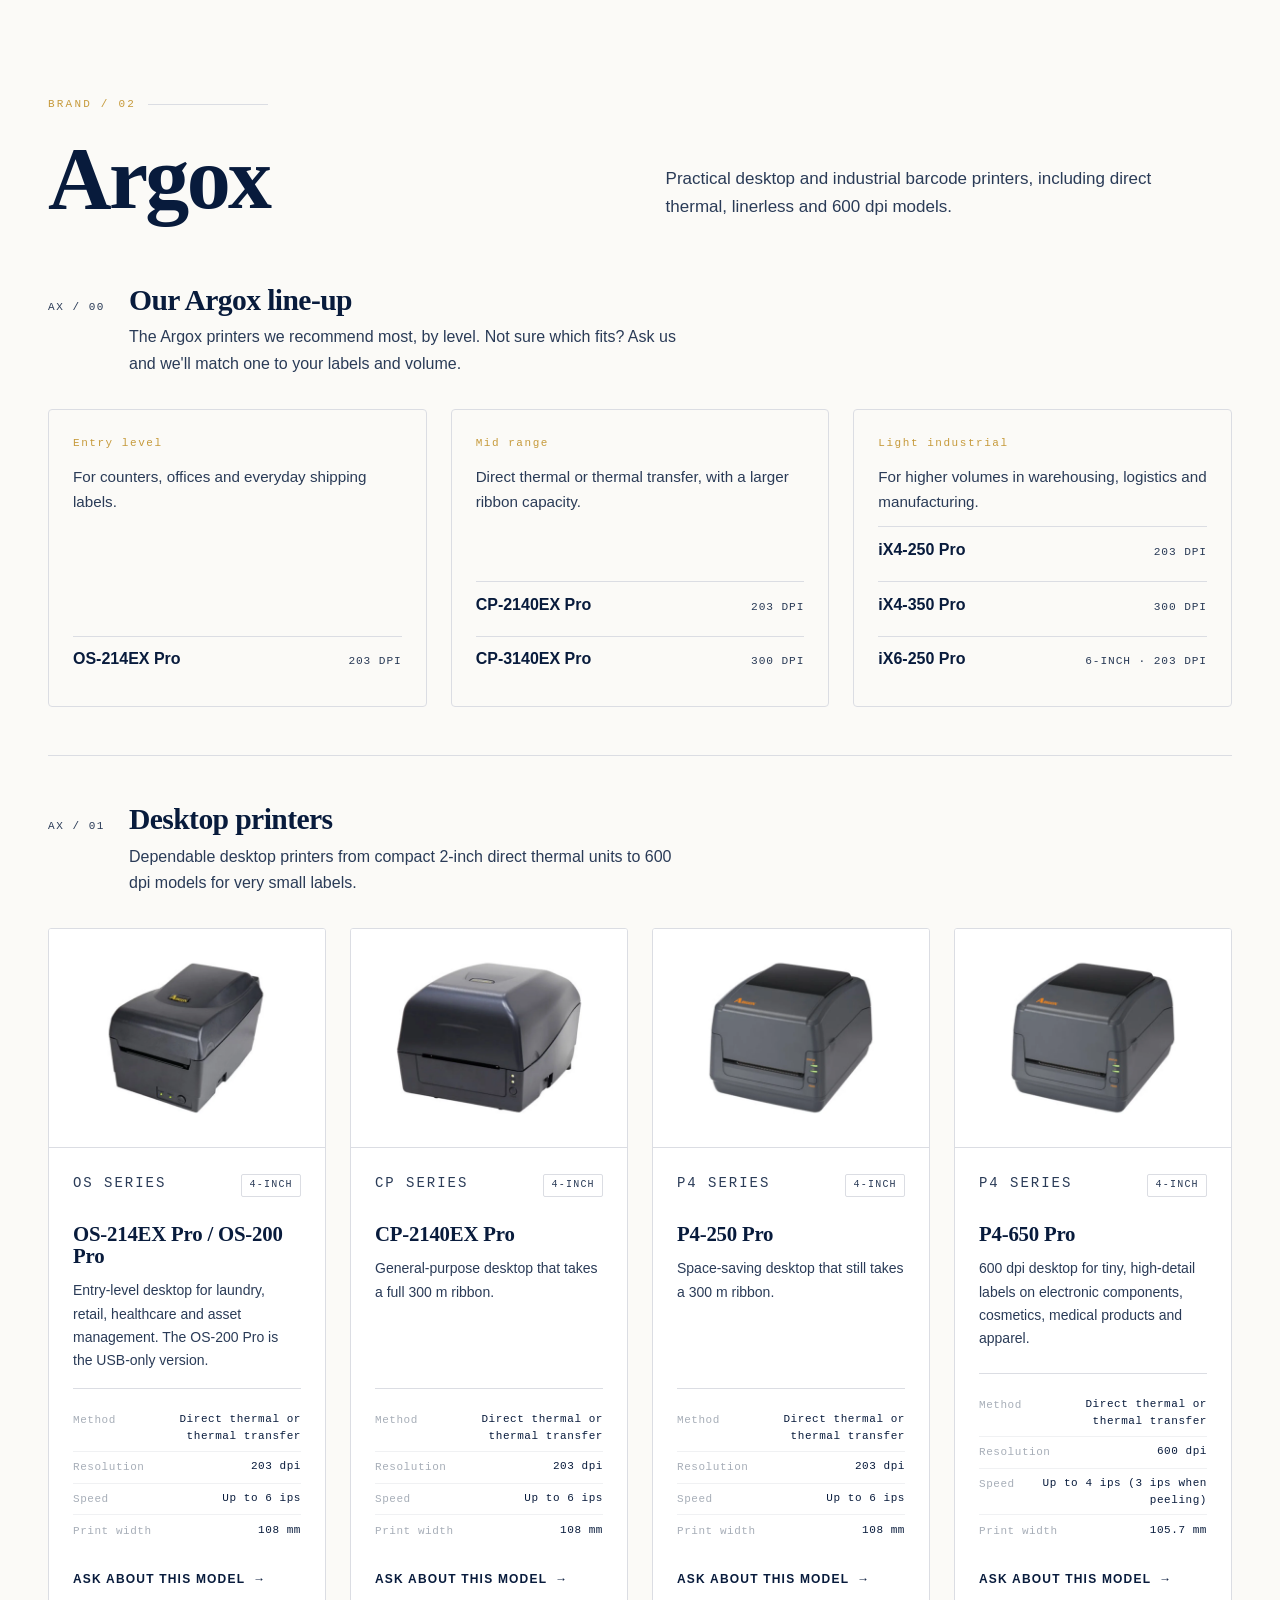
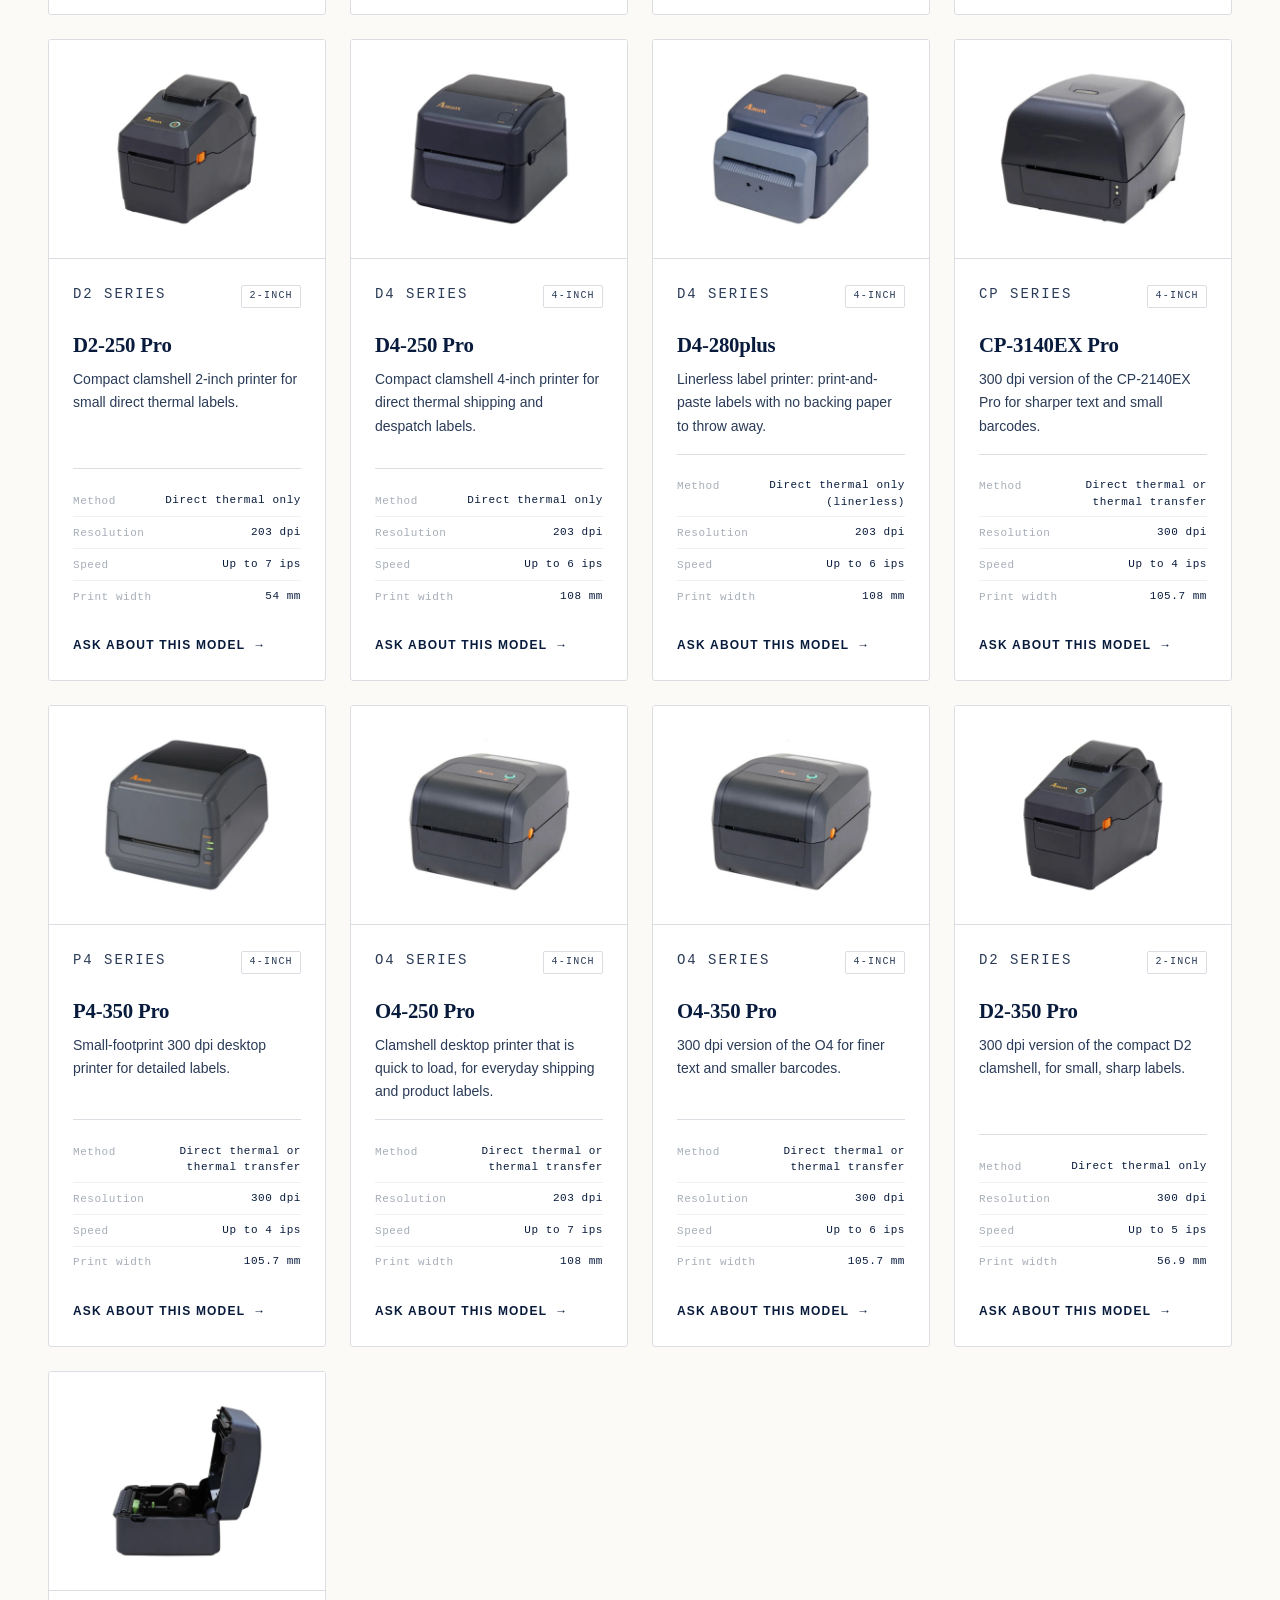
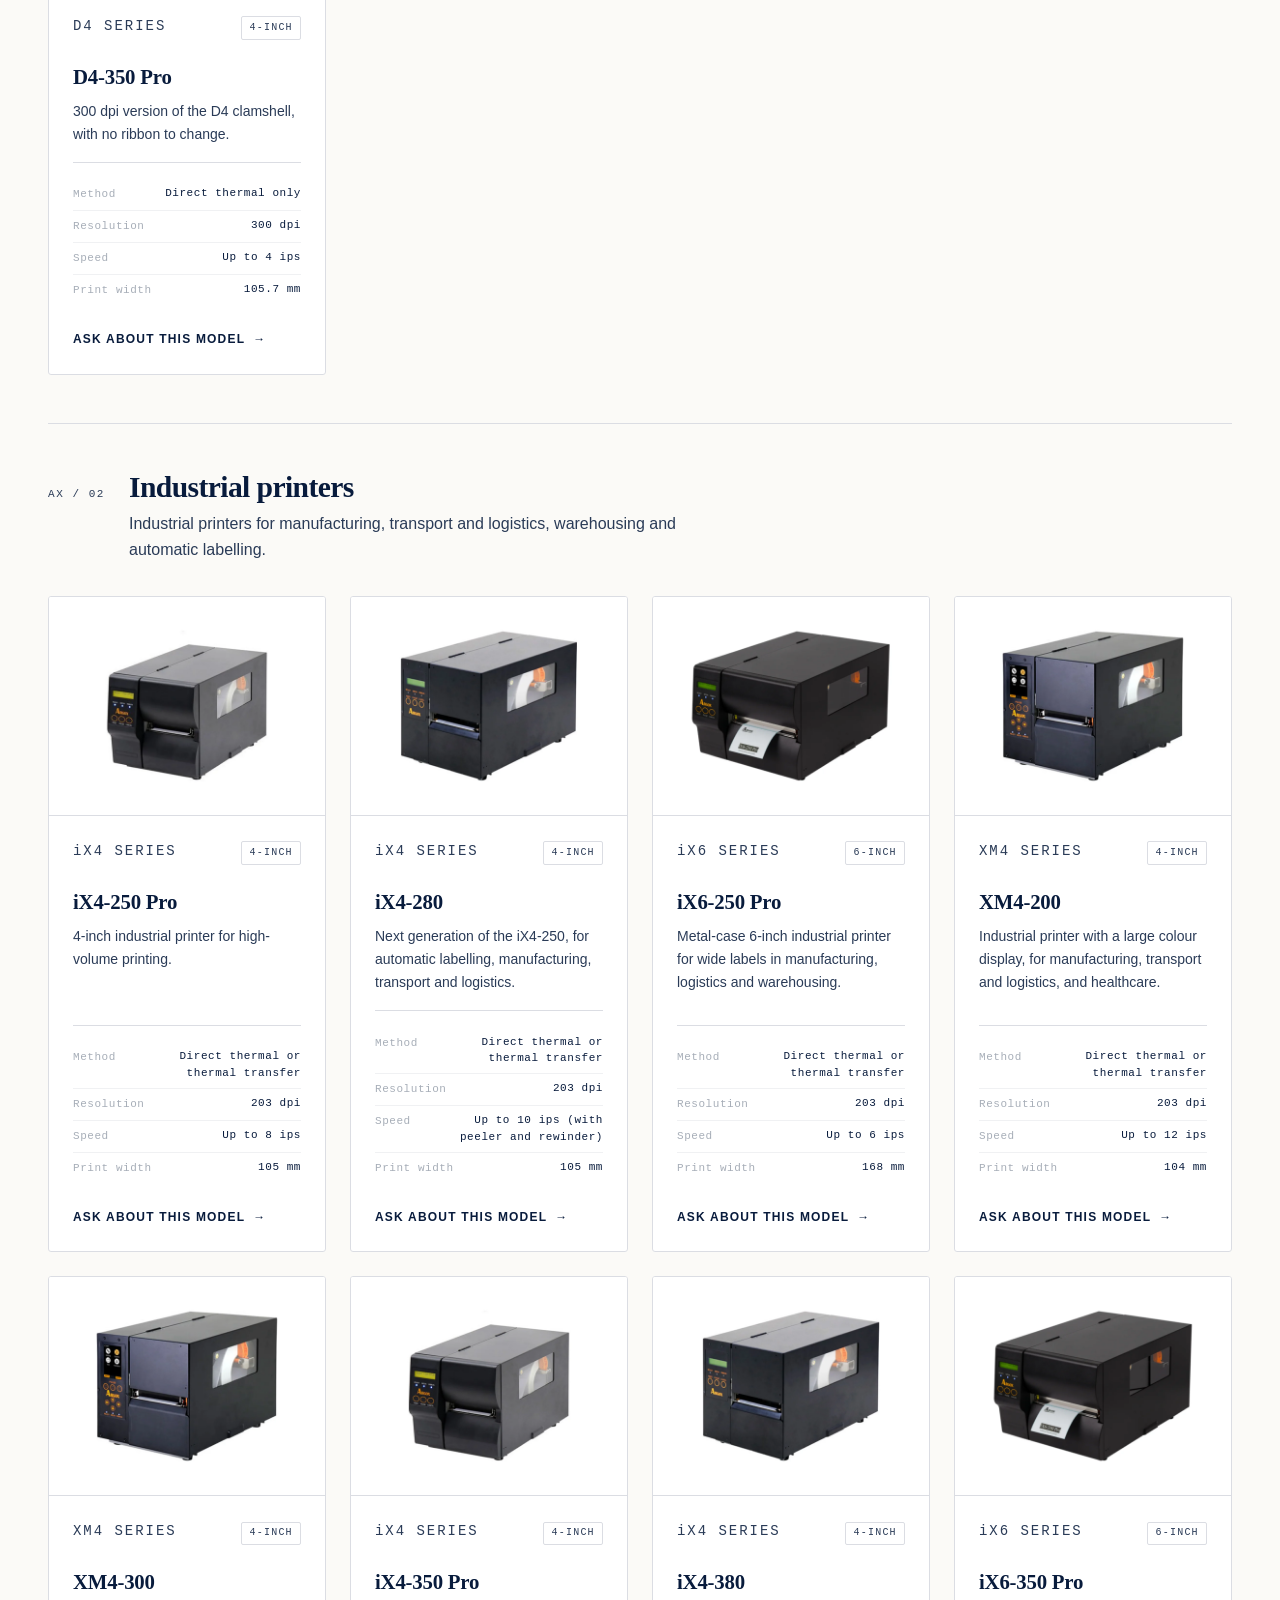
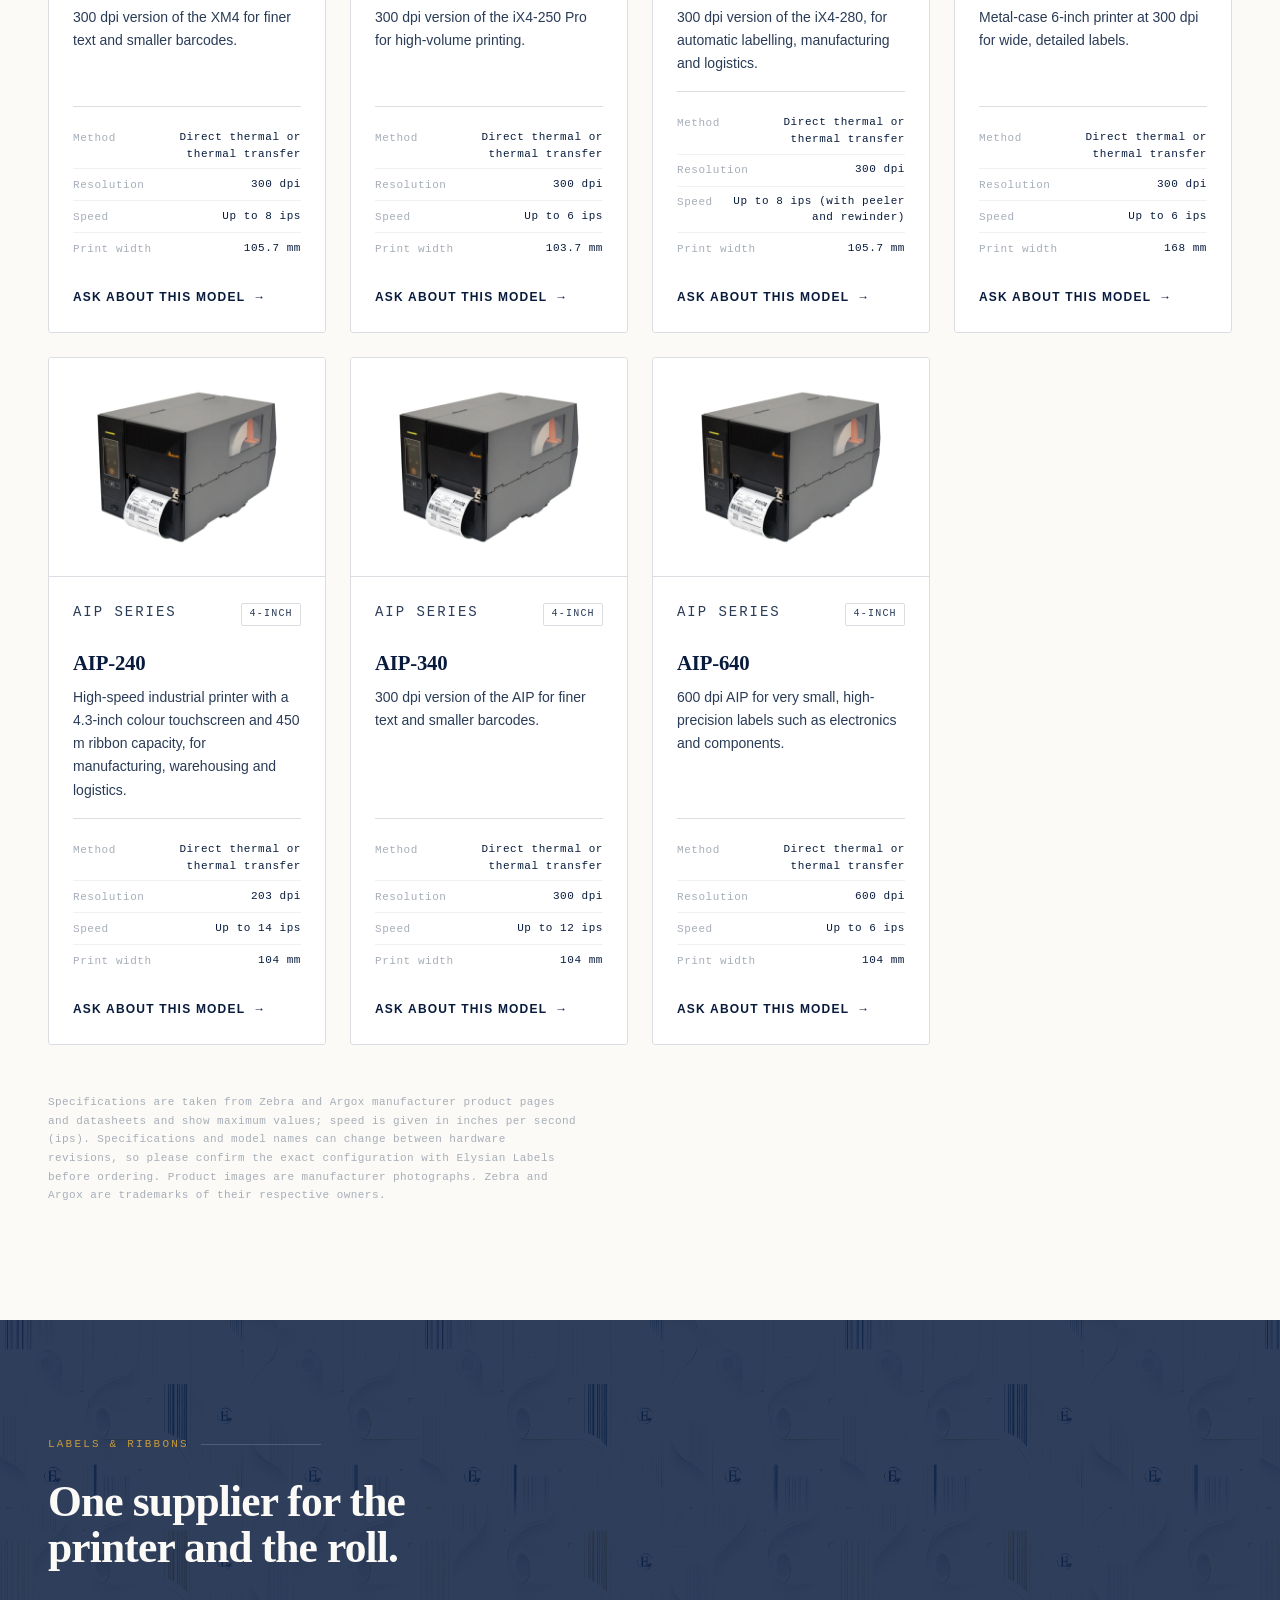
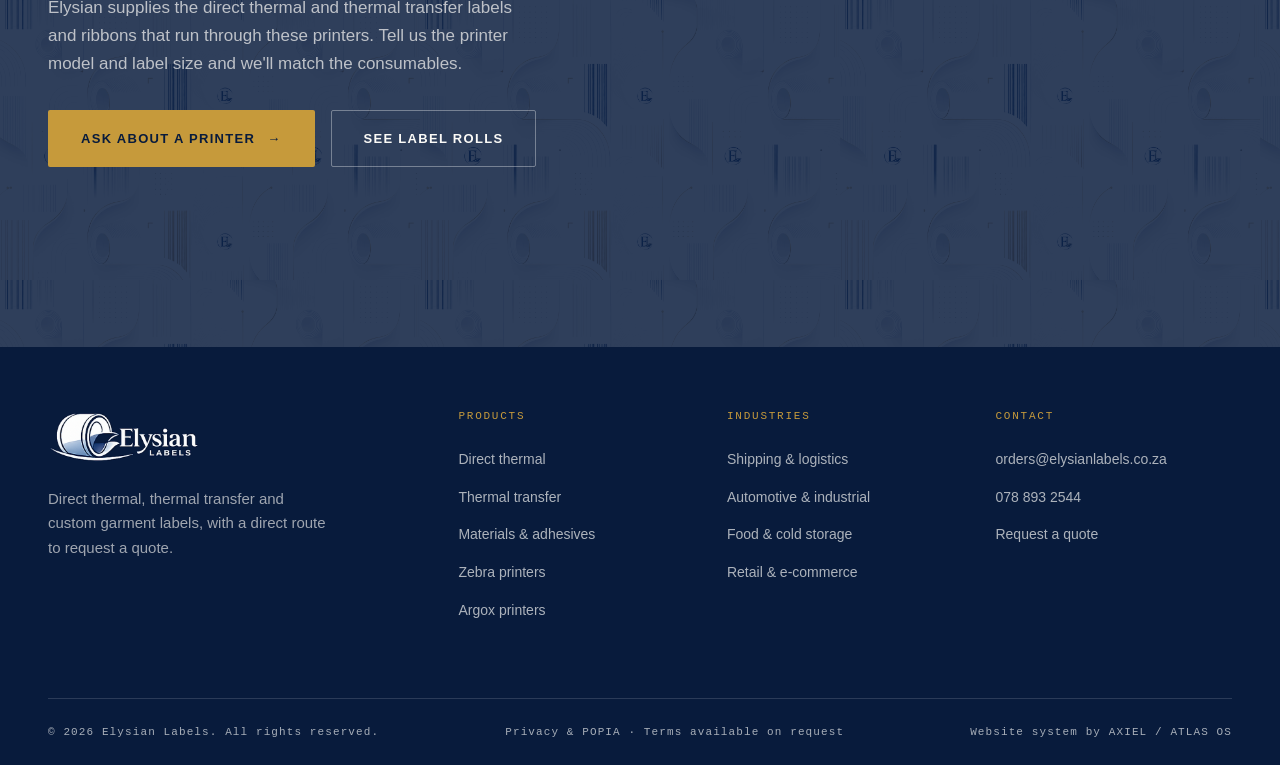
<file: hardware.html>
<!DOCTYPE html>
<html lang="en-ZA">
<head>
<meta charset="utf-8">
<meta name="viewport" content="width=device-width, initial-scale=1">
<meta name="color-scheme" content="light dark">
<script src="assets/theme-init.js"></script>
<title>Zebra &amp; Argox Barcode Printers — Elysian Labels</title>
<link rel="canonical" href="https://elysianlabels.co.za/hardware.html">
<meta name="description" content="Zebra and Argox barcode printers from Elysian Labels: desktop, industrial, mobile and card models, supplied with the labels and ribbons they run on.">
<meta name="theme-color" content="#081B3C" media="(prefers-color-scheme: light)">
<meta name="theme-color" content="#0B0F17" media="(prefers-color-scheme: dark)">
<link rel="icon" type="image/png" href="assets/elysian-monogram-navy.png">

<!-- Open Graph -->
<meta property="og:title" content="Zebra &amp; Argox barcode printers — Elysian Labels">
<meta property="og:description" content="Desktop, industrial, mobile and card printers from Zebra and Argox, with the labels and ribbons to match.">
<meta property="og:type" content="website">
<meta property="og:locale" content="en_ZA">
<!-- Open Graph image intentionally omitted until a production-safe image is approved. -->

<link rel="preconnect" href="https://fonts.googleapis.com">
<link rel="preconnect" href="https://fonts.gstatic.com" crossorigin>
<!-- Non-render-blocking: a slow/unreachable Google Fonts request must never
     hold up first paint. Loads as print (deprioritized), then swaps to all. -->
<link data-font-swap href="https://fonts.googleapis.com/css2?family=Inter:wght@400;500;600;700&family=IBM+Plex+Mono:wght@400;500&family=Source+Serif+4:ital,opsz,wght@0,8..60,400;0,8..60,600;0,8..60,700;1,8..60,400;1,8..60,600&display=swap" rel="stylesheet" media="print">
<noscript><link href="https://fonts.googleapis.com/css2?family=Inter:wght@400;500;600;700&family=IBM+Plex+Mono:wght@400;500&family=Source+Serif+4:ital,opsz,wght@0,8..60,400;0,8..60,600;0,8..60,700;1,8..60,400;1,8..60,600&display=swap" rel="stylesheet"></noscript>

<script type="application/ld+json">
{
  "@context": "https://schema.org",
  "@type": "LocalBusiness",
  "name": "Elysian Labels",
  "url": "https://elysianlabels.co.za/",
  "logo": "https://elysianlabels.co.za/assets/elysian-full-logo-navy.png",
  "description": "Direct thermal, thermal transfer and custom garment labels, ribbons, and Zebra and Argox barcode printers, supplied from Cape Town.",
  "email": "orders@elysianlabels.co.za",
  "telephone": "+27788932544",
  "address": {
    "@type": "PostalAddress",
    "streetAddress": "Unit 10, Pacific Business Park, Jakes Gerwel Drive",
    "addressLocality": "Weltevreden Valley, Cape Town",
    "postalCode": "7785",
    "addressRegion": "Western Cape",
    "addressCountry": "ZA"
  },
  "areaServed": "ZA"
}
</script>

<link rel="stylesheet" href="site-csp.css">
</head>
<body>

<a class="skip" href="#main">Skip to content</a>

<!-- ══════════ HEADER ══════════ -->
<header class="hdr">
  <div class="wrap hdr-in">
    <a class="logo" href="/" aria-label="Elysian Labels home">
      <img class="logo-full logo-full--light" src="assets/elysian-full-logo-rainbow.png" alt="Elysian Labels" height="40">
      <img class="logo-full logo-full--dark" src="assets/elysian-full-logo-navy.png" alt="Elysian Labels" height="40">
    </a>

    <button class="theme-toggle" id="themeToggle" type="button" aria-label="Switch to dark theme" aria-pressed="false">
      <svg class="theme-icon theme-icon--sun" viewBox="0 0 24 24" fill="none" stroke="currentColor" stroke-width="1.6" aria-hidden="true"><circle cx="12" cy="12" r="4.2"/><path d="M12 2.5v2.4M12 19.1v2.4M4.2 4.2l1.7 1.7M18.1 18.1l1.7 1.7M2.5 12h2.4M19.1 12h2.4M4.2 19.8l1.7-1.7M18.1 5.9l1.7-1.7"/></svg>
      <svg class="theme-icon theme-icon--moon" viewBox="0 0 24 24" fill="none" stroke="currentColor" stroke-width="1.6" aria-hidden="true"><path d="M20 14.5A8.5 8.5 0 1 1 9.5 4a6.8 6.8 0 0 0 10.5 10.5z"/></svg>
    </button>

    <nav class="nav" aria-label="Primary">
      <a href="index.html#materials">Solutions</a>
      <a href="index.html#industries">Industries</a>
      <a href="index.html#products">Products</a>
      <a href="hardware.html" aria-current="page">Printers</a>
      <a href="index.html#why">About</a>
      <a class="btn btn-primary btn-small nav-cta" href="index.html?enquiry=printer#quote">Request Quote</a>
    </nav>

    <button class="burger" aria-label="Open menu" aria-expanded="false">
      <span></span><span></span><span></span>
    </button>
  </div>
</header>

<main id="main">

<!-- ══════════ HW · HERO ══════════ -->
<section class="hero hw-hero">
  <div class="wrap hero-grid">
    <div class="hero-copy">
      <p class="eyebrow">Printers &amp; hardware</p>
      <h1 class="display">The right printer<br>for the <em>label.</em></h1>
      <p class="lede hero-lede hw-hero-lede">Zebra and Argox barcode printers, from compact desktops to industrial, mobile and card models, supplied alongside the labels and ribbons they run on. Tell us what you print and we'll recommend a model.</p>
      <div class="hw-hero-ctas">
        <a class="btn btn-primary" href="#zebra">Browse printers <span class="arw" aria-hidden="true">→</span></a>
        <a class="btn btn-outline" href="#choose">Help me choose</a>
      </div>
    </div>

    <div class="hw-hero-visual">
      <figure class="hw-hero-tile"><img src="assets/hw/zebra-zd421.webp" alt="Zebra ZD421 desktop printer" width="960" height="720" loading="eager"><figcaption>Zebra · Desktop</figcaption></figure>
      <figure class="hw-hero-tile"><img src="assets/hw/zebra-zt411.webp" alt="Zebra ZT411 industrial printer" width="960" height="720" loading="eager"><figcaption>Zebra · Industrial</figcaption></figure>
      <figure class="hw-hero-tile"><img src="assets/hw/zebra-zq620-plus.webp" alt="Zebra ZQ620 Plus mobile printer" width="960" height="720" loading="eager"><figcaption>Zebra · Mobile</figcaption></figure>
      <figure class="hw-hero-tile"><img src="assets/hw/argox-xm4-200.webp" alt="Argox XM4-200 industrial printer" width="960" height="720" loading="eager"><figcaption>Argox · Industrial</figcaption></figure>
      <div class="scanline" aria-hidden="true"></div>
    </div>
  </div>
  <div class="barcode" aria-hidden="true"></div>
</section>

<nav class="hw-jump" aria-label="Printer categories">
  <div class="wrap hw-jump-in">
    <b>Zebra</b>
    <a href="#zebra-desktop">Desktop</a>
    <a href="#zebra-industrial">Industrial</a>
    <a href="#zebra-mobile">Mobile</a>
    <a href="#zebra-card">Card</a>
    <a href="#zebra-specialty">Engines &amp; healthcare</a>
    <b>Argox</b>
    <a href="#argox-desktop">Desktop</a>
    <a href="#argox-industrial">Industrial</a>
    <b>Help</b>
    <a href="#choose">Choosing a printer</a>
  </div>
</nav>

<!-- ══════════ HW · HOW TO CHOOSE ══════════ -->
<section class="section" id="choose">
  <div class="wrap">
    <div class="head rv">
      <p class="eyebrow">Choosing a printer</p>
      <h2 class="h2">Four questions<br>pick the printer.</h2>
      <p class="lede">Answer these and you're most of the way to the right model. Not sure? Send us the details and we'll recommend one.</p>
    </div>

    <div class="hw-guide">
      <article class="ind rv label-card">
        <p class="ind-code">Q / 01</p>
        <h3 class="h3">Where will it work?</h3>
        <p class="ind-focus">The application and daily volume decide the class of printer.</p>
        <ul class="ind-types">
          <li>Desktop: counters, offices, clinics, light despatch</li>
          <li>Industrial: warehouses and production lines</li>
          <li>Mobile: shelf-edge, picking, deliveries</li>
          <li>Card: staff ID, access and membership</li>
        </ul>
      </article>

      <article class="ind rv label-card">
        <p class="ind-code">Q / 02</p>
        <h3 class="h3">Direct thermal or thermal transfer?</h3>
        <p class="ind-focus">How long the label must last decides the print method.</p>
        <ul class="ind-types">
          <li>Direct thermal: no ribbon, short-term labels like shipping</li>
          <li>Thermal transfer: uses a ribbon, for durable long-life labels</li>
          <li>Some printers are direct thermal only</li>
        </ul>
      </article>

      <article class="ind rv label-card">
        <p class="ind-code">Q / 03</p>
        <h3 class="h3">How wide is the label?</h3>
        <p class="ind-focus">Every printer has a maximum print width.</p>
        <ul class="ind-types">
          <li>2-inch: up to about 54–56&nbsp;mm</li>
          <li>4-inch: up to about 104–108&nbsp;mm</li>
          <li>6-inch: up to 168&nbsp;mm, for wide pallet labels</li>
        </ul>
      </article>

      <article class="ind rv label-card">
        <p class="ind-code">Q / 04</p>
        <h3 class="h3">How fine is the print?</h3>
        <p class="ind-focus">Resolution, in dots per inch, sets how small text and barcodes can go.</p>
        <ul class="ind-types">
          <li>203 dpi: standard barcodes and shipping labels</li>
          <li>300 dpi: small text, logos and compact barcodes</li>
          <li>600 dpi: very small component and cosmetic labels</li>
        </ul>
      </article>
    </div>
  </div>
</section>

<div class="perf" aria-hidden="true"></div>

<!-- ══════════ HW · ZEBRA ══════════ -->
<section class="section section--paper" id="zebra">
  <div class="wrap">
    <div class="hw-brand-head rv">
      <div>
        <p class="eyebrow">Brand / 01</p>
        <h2 class="hw-brand-name">Zebra</h2>
      </div>
      <p class="lede">Desktop, industrial, mobile and card printers, plus print engines and healthcare models. Ask us which fits your labels, volume and environment.</p>
    </div>

    <div class="hw-cat" id="zebra-desktop">
      <div class="hw-cat-head rv">
        <p class="hw-cat-code">ZB / 01</p>
        <h3>Desktop printers</h3>
        <p>Compact printers for counters, offices, clinics and light despatch. Choose 2-inch or 4-inch by label width.</p>
      </div>
      <div class="hw-grid">
        <article class="hw-card rv">
          <div class="hw-img"><img src="assets/hw/zebra-zd220.webp" alt="Zebra ZD220 printer" width="960" height="720" loading="lazy"></div>
          <div class="hw-body">
            <div class="hw-top"><p class="hw-series">ZD SERIES</p><span class="hw-tier">4-inch</span></div>
            <h4>ZD220</h4>
            <p>Entry-level 4-inch desktop for straightforward, everyday labelling.</p>
            <dl class="prod-specs"><div><dt>Method</dt><dd>Direct thermal or thermal transfer</dd></div><div><dt>Resolution</dt><dd>203 dpi</dd></div><div><dt>Speed</dt><dd>Up to 4 ips</dd></div><div><dt>Print width</dt><dd>104 mm</dd></div></dl>
            <a class="hw-ask" href="index.html?enquiry=printer&amp;model=Zebra%20ZD220#quote">Ask about this model <span class="arw" aria-hidden="true">→</span></a>
          </div>
        </article>
        <article class="hw-card rv">
          <div class="hw-img"><img src="assets/hw/zebra-zd230.webp" alt="Zebra ZD230 printer" width="960" height="720" loading="lazy"></div>
          <div class="hw-body">
            <div class="hw-top"><p class="hw-series">ZD SERIES</p><span class="hw-tier">4-inch</span></div>
            <h4>ZD230</h4>
            <p>Value 4-inch desktop with a faster top speed than the ZD220.</p>
            <dl class="prod-specs"><div><dt>Method</dt><dd>Direct thermal or thermal transfer</dd></div><div><dt>Resolution</dt><dd>203 dpi</dd></div><div><dt>Speed</dt><dd>Up to 6 ips</dd></div><div><dt>Print width</dt><dd>104 mm</dd></div></dl>
            <a class="hw-ask" href="index.html?enquiry=printer&amp;model=Zebra%20ZD230#quote">Ask about this model <span class="arw" aria-hidden="true">→</span></a>
          </div>
        </article>
        <article class="hw-card rv">
          <div class="hw-img"><img src="assets/hw/zebra-zd411.webp" alt="Zebra ZD411 printer" width="960" height="720" loading="lazy"></div>
          <div class="hw-body">
            <div class="hw-top"><p class="hw-series">ZD SERIES</p><span class="hw-tier">2-inch</span></div>
            <h4>ZD411</h4>
            <p>Compact 2-inch desktop for small labels where space is tight.</p>
            <dl class="prod-specs"><div><dt>Method</dt><dd>Direct thermal or thermal transfer</dd></div><div><dt>Resolution</dt><dd>203 or 300 dpi</dd></div><div><dt>Speed</dt><dd>Up to 6 ips (203)<br>4 ips (300)</dd></div><div><dt>Print width</dt><dd>56 mm (203)<br>54 mm (300)</dd></div></dl>
            <a class="hw-ask" href="index.html?enquiry=printer&amp;model=Zebra%20ZD411#quote">Ask about this model <span class="arw" aria-hidden="true">→</span></a>
          </div>
        </article>
        <article class="hw-card rv">
          <div class="hw-img"><img src="assets/hw/zebra-zd421.webp" alt="Zebra ZD421 printer" width="960" height="720" loading="lazy"></div>
          <div class="hw-body">
            <div class="hw-top"><p class="hw-series">ZD SERIES</p><span class="hw-tier">4-inch</span></div>
            <h4>ZD421</h4>
            <p>4-inch desktop with a choice of direct thermal, ribbon roll or easy-load ribbon cartridge.</p>
            <dl class="prod-specs"><div><dt>Method</dt><dd>Direct thermal, ribbon roll or ribbon cartridge</dd></div><div><dt>Resolution</dt><dd>203 or 300 dpi</dd></div><div><dt>Speed</dt><dd>Up to 6 ips (203)<br>4 ips (300)</dd></div><div><dt>Print width</dt><dd>104 mm (203)<br>106 mm (300)</dd></div></dl>
            <a class="hw-ask" href="index.html?enquiry=printer&amp;model=Zebra%20ZD421#quote">Ask about this model <span class="arw" aria-hidden="true">→</span></a>
          </div>
        </article>
        <article class="hw-card rv">
          <div class="hw-img"><img src="assets/hw/zebra-zd621.webp" alt="Zebra ZD621 printer" width="960" height="720" loading="lazy"></div>
          <div class="hw-body">
            <div class="hw-top"><p class="hw-series">ZD SERIES</p><span class="hw-tier">4-inch</span></div>
            <h4>ZD621</h4>
            <p>Premium 4-inch desktop for retail, hospitality wristbands and tickets, healthcare and government.</p>
            <dl class="prod-specs"><div><dt>Method</dt><dd>Direct thermal or thermal transfer</dd></div><div><dt>Resolution</dt><dd>203 or 300 dpi</dd></div><div><dt>Speed</dt><dd>Up to 8 ips (203)<br>6 ips (300)</dd></div><div><dt>Print width</dt><dd>104 mm (203)<br>108 mm (300)</dd></div></dl>
            <a class="hw-ask" href="index.html?enquiry=printer&amp;model=Zebra%20ZD621#quote">Ask about this model <span class="arw" aria-hidden="true">→</span></a>
          </div>
        </article>
      </div>
    </div>
    <div class="hw-cat" id="zebra-industrial">
      <div class="hw-cat-head rv">
        <p class="hw-cat-code">ZB / 02</p>
        <h3>Industrial printers</h3>
        <p>Metal-frame printers built for warehouses, production lines and high daily volumes.</p>
      </div>
      <div class="hw-grid">
        <article class="hw-card rv">
          <div class="hw-img"><img src="assets/hw/zebra-zt111.webp" alt="Zebra ZT111 printer" width="960" height="720" loading="lazy"></div>
          <div class="hw-body">
            <div class="hw-top"><p class="hw-series">ZT SERIES</p><span class="hw-tier">4-inch</span></div>
            <h4>ZT111</h4>
            <p>Entry point to Zebra industrial printing for steady, everyday volumes.</p>
            <dl class="prod-specs"><div><dt>Method</dt><dd>Direct thermal or thermal transfer</dd></div><div><dt>Resolution</dt><dd>203 or 300 dpi</dd></div><div><dt>Speed</dt><dd>Up to 10 ips (203)<br>6 ips (300)</dd></div><div><dt>Print width</dt><dd>104 mm</dd></div></dl>
            <a class="hw-ask" href="index.html?enquiry=printer&amp;model=Zebra%20ZT111#quote">Ask about this model <span class="arw" aria-hidden="true">→</span></a>
          </div>
        </article>
        <article class="hw-card rv">
          <div class="hw-img"><img src="assets/hw/zebra-zt231.webp" alt="Zebra ZT231 printer" width="960" height="720" loading="lazy"></div>
          <div class="hw-body">
            <div class="hw-top"><p class="hw-series">ZT SERIES</p><span class="hw-tier">4-inch</span></div>
            <h4>ZT231</h4>
            <p>Mid-range industrial printer with a 12 ips top speed.</p>
            <dl class="prod-specs"><div><dt>Method</dt><dd>Direct thermal or thermal transfer</dd></div><div><dt>Resolution</dt><dd>203 or 300 dpi</dd></div><div><dt>Speed</dt><dd>Up to 12 ips (203)<br>8 ips (300)</dd></div><div><dt>Print width</dt><dd>104 mm</dd></div></dl>
            <a class="hw-ask" href="index.html?enquiry=printer&amp;model=Zebra%20ZT231#quote">Ask about this model <span class="arw" aria-hidden="true">→</span></a>
          </div>
        </article>
        <article class="hw-card rv">
          <div class="hw-img"><img src="assets/hw/zebra-zt411.webp" alt="Zebra ZT411 printer" width="960" height="720" loading="lazy"></div>
          <div class="hw-body">
            <div class="hw-top"><p class="hw-series">ZT400 SERIES</p><span class="hw-tier">4-inch</span></div>
            <h4>ZT411</h4>
            <p>Industrial workhorse for manufacturing, transport and logistics, retail distribution centres and healthcare labs.</p>
            <dl class="prod-specs"><div><dt>Method</dt><dd>Direct thermal or thermal transfer</dd></div><div><dt>Resolution</dt><dd>203, 300 or 600 dpi</dd></div><div><dt>Speed</dt><dd>Up to 14 ips</dd></div><div><dt>Print width</dt><dd>104 mm</dd></div></dl>
            <a class="hw-ask" href="index.html?enquiry=printer&amp;model=Zebra%20ZT411#quote">Ask about this model <span class="arw" aria-hidden="true">→</span></a>
          </div>
        </article>
        <article class="hw-card rv">
          <div class="hw-img"><img src="assets/hw/zebra-zt610.webp" alt="Zebra ZT610 printer" width="960" height="720" loading="lazy"></div>
          <div class="hw-body">
            <div class="hw-top"><p class="hw-series">ZT6 SERIES</p><span class="hw-tier">4-inch</span></div>
            <h4>ZT610</h4>
            <p>High-performance 4-inch industrial printer for demanding production lines. Previously sold as the ZT600 Series.</p>
            <dl class="prod-specs"><div><dt>Method</dt><dd>Direct thermal or thermal transfer</dd></div><div><dt>Resolution</dt><dd>203, 300 or 600 dpi</dd></div><div><dt>Speed</dt><dd>Up to 14 ips</dd></div><div><dt>Print width</dt><dd>104 mm</dd></div></dl>
            <a class="hw-ask" href="index.html?enquiry=printer&amp;model=Zebra%20ZT610#quote">Ask about this model <span class="arw" aria-hidden="true">→</span></a>
          </div>
        </article>
        <article class="hw-card rv">
          <div class="hw-img"><img src="assets/hw/zebra-zt610.webp" alt="Zebra ZT6 Series industrial printer" width="960" height="720" loading="lazy"></div>
          <div class="hw-body">
            <div class="hw-top"><p class="hw-series">ZT6 SERIES</p><span class="hw-tier">6-inch</span></div>
            <h4>ZT620</h4>
            <p>The 6-inch ZT6 model, for wide labels such as pallet and carton labels.</p>
            <dl class="prod-specs"><div><dt>Method</dt><dd>Direct thermal or thermal transfer</dd></div><div><dt>Resolution</dt><dd>203 or 300 dpi</dd></div><div><dt>Speed</dt><dd>Up to 12 ips</dd></div><div><dt>Print width</dt><dd>168 mm</dd></div></dl>
            <a class="hw-ask" href="index.html?enquiry=printer&amp;model=Zebra%20ZT620#quote">Ask about this model <span class="arw" aria-hidden="true">→</span></a>
          </div>
        </article>
      </div>
    </div>
    <div class="hw-cat" id="zebra-mobile">
      <div class="hw-cat-head rv">
        <p class="hw-cat-code">ZB / 03</p>
        <h3>Mobile printers</h3>
        <p>Carried or worn by the operator, for printing where the work happens.</p>
      </div>
      <div class="hw-grid">
        <article class="hw-card rv">
          <div class="hw-img"><img src="assets/hw/zebra-zq620-plus.webp" alt="Zebra ZQ620 Plus printer" width="960" height="720" loading="lazy"></div>
          <div class="hw-body">
            <div class="hw-top"><p class="hw-series">ZQ SERIES</p><span class="hw-tier">3-inch</span></div>
            <h4>ZQ620 Plus</h4>
            <p>Mobile printer for shelf-edge labels, mobile point-of-sale receipts, pick and pack, and shipping.</p>
            <dl class="prod-specs"><div><dt>Method</dt><dd>Direct thermal only</dd></div><div><dt>Resolution</dt><dd>203 dpi</dd></div><div><dt>Speed</dt><dd>Up to 4.5 ips</dd></div><div><dt>Print width</dt><dd>72 mm</dd></div></dl>
            <a class="hw-ask" href="index.html?enquiry=printer&amp;model=Zebra%20ZQ620%20Plus#quote">Ask about this model <span class="arw" aria-hidden="true">→</span></a>
          </div>
        </article>
      </div>
    </div>
    <div class="hw-cat" id="zebra-card">
      <div class="hw-cat-head rv">
        <p class="hw-cat-code">ZB / 04</p>
        <h3>Card printers</h3>
        <p>Plastic card printing for staff ID, access control and membership cards.</p>
      </div>
      <div class="hw-grid">
        <article class="hw-card rv">
          <div class="hw-img"><img src="assets/hw/zebra-zc100.webp" alt="Zebra ZC100 printer" width="960" height="720" loading="lazy"></div>
          <div class="hw-body">
            <div class="hw-top"><p class="hw-series">ZC SERIES</p><span class="hw-tier">CR80 card</span></div>
            <h4>ZC100</h4>
            <p>Single-sided card printer for ID badges, access and membership cards.</p>
            <dl class="prod-specs"><div><dt>Method</dt><dd>Dye-sublimation, direct-to-card</dd></div><div><dt>Resolution</dt><dd>300 dpi</dd></div><div><dt>Speed</dt><dd>Up to 150 cards/hr colour<br>700 mono</dd></div><div><dt>Card size</dt><dd>CR80 (standard ID card)</dd></div></dl>
            <a class="hw-ask" href="index.html?enquiry=printer&amp;model=Zebra%20ZC100#quote">Ask about this model <span class="arw" aria-hidden="true">→</span></a>
          </div>
        </article>
        <article class="hw-card rv">
          <div class="hw-img"><img src="assets/hw/zebra-zc300.webp" alt="Zebra ZC300 printer" width="960" height="720" loading="lazy"></div>
          <div class="hw-body">
            <div class="hw-top"><p class="hw-series">ZC SERIES</p><span class="hw-tier">CR80 card</span></div>
            <h4>ZC300</h4>
            <p>Single- or dual-sided card printer for higher card volumes.</p>
            <dl class="prod-specs"><div><dt>Method</dt><dd>Dye-sublimation, direct-to-card</dd></div><div><dt>Resolution</dt><dd>300 dpi</dd></div><div><dt>Single-sided</dt><dd>Up to 200 cards/hr colour<br>900 mono</dd></div><div><dt>Dual-sided</dt><dd>Up to 140 cards/hr colour<br>450 mono</dd></div></dl>
            <a class="hw-ask" href="index.html?enquiry=printer&amp;model=Zebra%20ZC300#quote">Ask about this model <span class="arw" aria-hidden="true">→</span></a>
          </div>
        </article>
      </div>
    </div>
    <div class="hw-cat" id="zebra-specialty">
      <div class="hw-cat-head rv">
        <p class="hw-cat-code">ZB / 05</p>
        <h3>Print engines &amp; healthcare</h3>
        <p>Print engines for automated print-and-apply lines, and a desktop built for clinical environments.</p>
      </div>
      <div class="hw-grid">
        <article class="hw-card rv">
          <div class="hw-img"><img src="assets/hw/zebra-ze511.webp" alt="Zebra ZE511 printer" width="960" height="720" loading="lazy"></div>
          <div class="hw-body">
            <div class="hw-top"><p class="hw-series">ZE500 SERIES</p><span class="hw-tier">4-inch</span></div>
            <h4>ZE511</h4>
            <p>4-inch print engine designed to be built into print-and-apply labelling systems.</p>
            <dl class="prod-specs"><div><dt>Method</dt><dd>Direct thermal or thermal transfer</dd></div><div><dt>Resolution</dt><dd>203, 300 or 600 dpi</dd></div><div><dt>Speed</dt><dd>Up to 18 ips (direct thermal, 203 dpi)</dd></div><div><dt>Print width</dt><dd>104 mm</dd></div></dl>
            <a class="hw-ask" href="index.html?enquiry=printer&amp;model=Zebra%20ZE511#quote">Ask about this model <span class="arw" aria-hidden="true">→</span></a>
          </div>
        </article>
        <article class="hw-card rv">
          <div class="hw-img"><img src="assets/hw/zebra-ze511.webp" alt="Zebra ZE500 Series print engine" width="960" height="720" loading="lazy"></div>
          <div class="hw-body">
            <div class="hw-top"><p class="hw-series">ZE500 SERIES</p><span class="hw-tier">6-inch</span></div>
            <h4>ZE521</h4>
            <p>6-inch print engine for wide labels on print-and-apply systems.</p>
            <dl class="prod-specs"><div><dt>Method</dt><dd>Direct thermal or thermal transfer</dd></div><div><dt>Resolution</dt><dd>203 or 300 dpi</dd></div><div><dt>Speed</dt><dd>Up to 14 ips (203)<br>12 ips (300)</dd></div><div><dt>Print width</dt><dd>168 mm</dd></div></dl>
            <a class="hw-ask" href="index.html?enquiry=printer&amp;model=Zebra%20ZE521#quote">Ask about this model <span class="arw" aria-hidden="true">→</span></a>
          </div>
        </article>
        <article class="hw-card rv">
          <div class="hw-img"><img src="assets/hw/zebra-zd621-hc.webp" alt="Zebra ZD621-HC printer" width="960" height="720" loading="lazy"></div>
          <div class="hw-body">
            <div class="hw-top"><p class="hw-series">ZD SERIES · HEALTHCARE</p><span class="hw-tier">4-inch</span></div>
            <h4>ZD621-HC</h4>
            <p>Disinfectant-ready, UV-resistant housing and an IEC 60601-1 power supply, for Rx, specimen, wristband, blood and IV labels. A 2-inch ZD611-HC is also available.</p>
            <dl class="prod-specs"><div><dt>Method</dt><dd>Direct thermal or thermal transfer</dd></div><div><dt>Resolution</dt><dd>203 or 300 dpi</dd></div><div><dt>Speed</dt><dd>Up to 8 ips (203)<br>6 ips (300)</dd></div><div><dt>Print width</dt><dd>104 mm</dd></div></dl>
            <a class="hw-ask" href="index.html?enquiry=printer&amp;model=Zebra%20ZD621-HC#quote">Ask about this model <span class="arw" aria-hidden="true">→</span></a>
          </div>
        </article>
        <article class="hw-card rv">
          <div class="hw-img"><img src="assets/hw/zebra-zd510-hc.webp" alt="Zebra ZD510-HC printer" width="960" height="720" loading="lazy"></div>
          <div class="hw-body">
            <div class="hw-top"><p class="hw-series">ZD SERIES · HEALTHCARE</p><span class="hw-tier">1-inch</span></div>
            <h4>ZD510-HC</h4>
            <p>Wristband printer: drop in a wristband cartridge and print, with no ribbon. For patient ID wristbands and event or leisure bands, which Elysian Labels can supply.</p>
            <dl class="prod-specs"><div><dt>Method</dt><dd>Direct thermal only</dd></div><div><dt>Resolution</dt><dd>300 dpi</dd></div><div><dt>Speed</dt><dd>Up to 4 ips<br>(2 ips on healthcare bands)</dd></div><div><dt>Print width</dt><dd>Up to 30 mm</dd></div></dl>
            <a class="hw-ask" href="index.html?enquiry=printer&amp;model=Zebra%20ZD510-HC#quote">Ask about this model <span class="arw" aria-hidden="true">→</span></a>
          </div>
        </article>
      </div>
    </div>
  </div>
</section>

<div class="perf" aria-hidden="true"></div>

<!-- ══════════ HW · ARGOX ══════════ -->
<section class="section" id="argox">
  <div class="wrap">
    <div class="hw-brand-head rv">
      <div>
        <p class="eyebrow">Brand / 02</p>
        <h2 class="hw-brand-name">Argox</h2>
      </div>
      <p class="lede">Practical desktop and industrial barcode printers, including direct thermal, linerless and 600 dpi models.</p>
    </div>

    <div class="hw-cat" id="argox-lineup">
      <div class="hw-cat-head rv">
        <p class="hw-cat-code">AX / 00</p>
        <h3>Our Argox line-up</h3>
        <p>The Argox printers we recommend most, by level. Not sure which fits? Ask us and we'll match one to your labels and volume.</p>
      </div>
      <div class="hw-lineup rv">
        <div class="hw-lu-col">
          <p class="hw-series">Entry level</p>
          <p>For counters, offices and everyday shipping labels.</p>
          <ul><li><a href="#m-os-214ex-pro"><span class="hw-lu-model">OS-214EX Pro</span><span class="hw-lu-dpi">203 dpi</span></a></li></ul>
        </div>
        <div class="hw-lu-col">
          <p class="hw-series">Mid range</p>
          <p>Direct thermal or thermal transfer, with a larger ribbon capacity.</p>
          <ul><li><a href="#m-cp-2140ex-pro"><span class="hw-lu-model">CP-2140EX Pro</span><span class="hw-lu-dpi">203 dpi</span></a></li><li><a href="#m-cp-3140ex-pro"><span class="hw-lu-model">CP-3140EX Pro</span><span class="hw-lu-dpi">300 dpi</span></a></li></ul>
        </div>
        <div class="hw-lu-col">
          <p class="hw-series">Light industrial</p>
          <p>For higher volumes in warehousing, logistics and manufacturing.</p>
          <ul><li><a href="#m-ix4-250-pro"><span class="hw-lu-model">iX4-250 Pro</span><span class="hw-lu-dpi">203 dpi</span></a></li><li><a href="#m-ix4-350-pro"><span class="hw-lu-model">iX4-350 Pro</span><span class="hw-lu-dpi">300 dpi</span></a></li><li><a href="#m-ix6-250-pro"><span class="hw-lu-model">iX6-250 Pro</span><span class="hw-lu-dpi">6-inch · 203 dpi</span></a></li></ul>
        </div>
      </div>
    </div>

    <div class="hw-cat" id="argox-desktop">
      <div class="hw-cat-head rv">
        <p class="hw-cat-code">AX / 01</p>
        <h3>Desktop printers</h3>
        <p>Dependable desktop printers from compact 2-inch direct thermal units to 600 dpi models for very small labels.</p>
      </div>
      <div class="hw-grid">
        <article class="hw-card rv" id="m-os-214ex-pro">
          <div class="hw-img"><img src="assets/hw/argox-os-214ex-pro.webp" alt="Argox OS-214EX Pro / OS-200 Pro printer" width="960" height="720" loading="lazy"></div>
          <div class="hw-body">
            <div class="hw-top"><p class="hw-series">OS SERIES</p><span class="hw-tier">4-inch</span></div>
            <h4>OS-214EX Pro / OS-200 Pro</h4>
            <p>Entry-level desktop for laundry, retail, healthcare and asset management. The OS-200 Pro is the USB-only version.</p>
            <dl class="prod-specs"><div><dt>Method</dt><dd>Direct thermal or thermal transfer</dd></div><div><dt>Resolution</dt><dd>203 dpi</dd></div><div><dt>Speed</dt><dd>Up to 6 ips</dd></div><div><dt>Print width</dt><dd>108 mm</dd></div></dl>
            <a class="hw-ask" href="index.html?enquiry=printer&amp;model=Argox%20OS-214EX%20Pro#quote">Ask about this model <span class="arw" aria-hidden="true">→</span></a>
          </div>
        </article>
        <article class="hw-card rv" id="m-cp-2140ex-pro">
          <div class="hw-img"><img src="assets/hw/argox-cp-2140ex-pro.webp" alt="Argox CP-2140EX Pro printer" width="960" height="720" loading="lazy"></div>
          <div class="hw-body">
            <div class="hw-top"><p class="hw-series">CP SERIES</p><span class="hw-tier">4-inch</span></div>
            <h4>CP-2140EX Pro</h4>
            <p>General-purpose desktop that takes a full 300 m ribbon.</p>
            <dl class="prod-specs"><div><dt>Method</dt><dd>Direct thermal or thermal transfer</dd></div><div><dt>Resolution</dt><dd>203 dpi</dd></div><div><dt>Speed</dt><dd>Up to 6 ips</dd></div><div><dt>Print width</dt><dd>108 mm</dd></div></dl>
            <a class="hw-ask" href="index.html?enquiry=printer&amp;model=Argox%20CP-2140EX%20Pro#quote">Ask about this model <span class="arw" aria-hidden="true">→</span></a>
          </div>
        </article>
        <article class="hw-card rv">
          <div class="hw-img"><img src="assets/hw/argox-p4-250-pro.webp" alt="Argox P4-250 Pro printer" width="960" height="720" loading="lazy"></div>
          <div class="hw-body">
            <div class="hw-top"><p class="hw-series">P4 SERIES</p><span class="hw-tier">4-inch</span></div>
            <h4>P4-250 Pro</h4>
            <p>Space-saving desktop that still takes a 300 m ribbon.</p>
            <dl class="prod-specs"><div><dt>Method</dt><dd>Direct thermal or thermal transfer</dd></div><div><dt>Resolution</dt><dd>203 dpi</dd></div><div><dt>Speed</dt><dd>Up to 6 ips</dd></div><div><dt>Print width</dt><dd>108 mm</dd></div></dl>
            <a class="hw-ask" href="index.html?enquiry=printer&amp;model=Argox%20P4-250%20Pro#quote">Ask about this model <span class="arw" aria-hidden="true">→</span></a>
          </div>
        </article>
        <article class="hw-card rv">
          <div class="hw-img"><img src="assets/hw/argox-p4-650-pro.webp" alt="Argox P4-650 Pro printer" width="960" height="720" loading="lazy"></div>
          <div class="hw-body">
            <div class="hw-top"><p class="hw-series">P4 SERIES</p><span class="hw-tier">4-inch</span></div>
            <h4>P4-650 Pro</h4>
            <p>600 dpi desktop for tiny, high-detail labels on electronic components, cosmetics, medical products and apparel.</p>
            <dl class="prod-specs"><div><dt>Method</dt><dd>Direct thermal or thermal transfer</dd></div><div><dt>Resolution</dt><dd>600 dpi</dd></div><div><dt>Speed</dt><dd>Up to 4 ips (3 ips when peeling)</dd></div><div><dt>Print width</dt><dd>105.7 mm</dd></div></dl>
            <a class="hw-ask" href="index.html?enquiry=printer&amp;model=Argox%20P4-650%20Pro#quote">Ask about this model <span class="arw" aria-hidden="true">→</span></a>
          </div>
        </article>
        <article class="hw-card rv">
          <div class="hw-img"><img src="assets/hw/argox-d2-250-pro.webp" alt="Argox D2-250 Pro printer" width="960" height="720" loading="lazy"></div>
          <div class="hw-body">
            <div class="hw-top"><p class="hw-series">D2 SERIES</p><span class="hw-tier">2-inch</span></div>
            <h4>D2-250 Pro</h4>
            <p>Compact clamshell 2-inch printer for small direct thermal labels.</p>
            <dl class="prod-specs"><div><dt>Method</dt><dd>Direct thermal only</dd></div><div><dt>Resolution</dt><dd>203 dpi</dd></div><div><dt>Speed</dt><dd>Up to 7 ips</dd></div><div><dt>Print width</dt><dd>54 mm</dd></div></dl>
            <a class="hw-ask" href="index.html?enquiry=printer&amp;model=Argox%20D2-250%20Pro#quote">Ask about this model <span class="arw" aria-hidden="true">→</span></a>
          </div>
        </article>
        <article class="hw-card rv">
          <div class="hw-img"><img src="assets/hw/argox-d4-250-pro.webp" alt="Argox D4-250 Pro printer" width="960" height="720" loading="lazy"></div>
          <div class="hw-body">
            <div class="hw-top"><p class="hw-series">D4 SERIES</p><span class="hw-tier">4-inch</span></div>
            <h4>D4-250 Pro</h4>
            <p>Compact clamshell 4-inch printer for direct thermal shipping and despatch labels.</p>
            <dl class="prod-specs"><div><dt>Method</dt><dd>Direct thermal only</dd></div><div><dt>Resolution</dt><dd>203 dpi</dd></div><div><dt>Speed</dt><dd>Up to 6 ips</dd></div><div><dt>Print width</dt><dd>108 mm</dd></div></dl>
            <a class="hw-ask" href="index.html?enquiry=printer&amp;model=Argox%20D4-250%20Pro#quote">Ask about this model <span class="arw" aria-hidden="true">→</span></a>
          </div>
        </article>
        <article class="hw-card rv">
          <div class="hw-img"><img src="assets/hw/argox-d4-280plus.webp" alt="Argox D4-280plus printer" width="960" height="720" loading="lazy"></div>
          <div class="hw-body">
            <div class="hw-top"><p class="hw-series">D4 SERIES</p><span class="hw-tier">4-inch</span></div>
            <h4>D4-280plus</h4>
            <p>Linerless label printer: print-and-paste labels with no backing paper to throw away.</p>
            <dl class="prod-specs"><div><dt>Method</dt><dd>Direct thermal only (linerless)</dd></div><div><dt>Resolution</dt><dd>203 dpi</dd></div><div><dt>Speed</dt><dd>Up to 6 ips</dd></div><div><dt>Print width</dt><dd>108 mm</dd></div></dl>
            <a class="hw-ask" href="index.html?enquiry=printer&amp;model=Argox%20D4-280plus#quote">Ask about this model <span class="arw" aria-hidden="true">→</span></a>
          </div>
        </article>
        <article class="hw-card rv" id="m-cp-3140ex-pro">
          <div class="hw-img"><img src="assets/hw/argox-cp-3140ex.webp" alt="Argox CP-3140EX Pro printer" width="960" height="720" loading="lazy"></div>
          <div class="hw-body">
            <div class="hw-top"><p class="hw-series">CP SERIES</p><span class="hw-tier">4-inch</span></div>
            <h4>CP-3140EX Pro</h4>
            <p>300 dpi version of the CP-2140EX Pro for sharper text and small barcodes.</p>
            <dl class="prod-specs"><div><dt>Method</dt><dd>Direct thermal or thermal transfer</dd></div><div><dt>Resolution</dt><dd>300 dpi</dd></div><div><dt>Speed</dt><dd>Up to 4 ips</dd></div><div><dt>Print width</dt><dd>105.7 mm</dd></div></dl>
            <a class="hw-ask" href="index.html?enquiry=printer&amp;model=Argox%20CP-3140EX%20Pro#quote">Ask about this model <span class="arw" aria-hidden="true">→</span></a>
          </div>
        </article>
        <article class="hw-card rv">
          <div class="hw-img"><img src="assets/hw/argox-p4-350.webp" alt="Argox P4-350 Pro printer" width="960" height="720" loading="lazy"></div>
          <div class="hw-body">
            <div class="hw-top"><p class="hw-series">P4 SERIES</p><span class="hw-tier">4-inch</span></div>
            <h4>P4-350 Pro</h4>
            <p>Small-footprint 300 dpi desktop printer for detailed labels.</p>
            <dl class="prod-specs"><div><dt>Method</dt><dd>Direct thermal or thermal transfer</dd></div><div><dt>Resolution</dt><dd>300 dpi</dd></div><div><dt>Speed</dt><dd>Up to 4 ips</dd></div><div><dt>Print width</dt><dd>105.7 mm</dd></div></dl>
            <a class="hw-ask" href="index.html?enquiry=printer&amp;model=Argox%20P4-350%20Pro#quote">Ask about this model <span class="arw" aria-hidden="true">→</span></a>
          </div>
        </article>
        <article class="hw-card rv">
          <div class="hw-img"><img src="assets/hw/argox-o4-250.webp" alt="Argox O4-250 Pro printer" width="960" height="720" loading="lazy"></div>
          <div class="hw-body">
            <div class="hw-top"><p class="hw-series">O4 SERIES</p><span class="hw-tier">4-inch</span></div>
            <h4>O4-250 Pro</h4>
            <p>Clamshell desktop printer that is quick to load, for everyday shipping and product labels.</p>
            <dl class="prod-specs"><div><dt>Method</dt><dd>Direct thermal or thermal transfer</dd></div><div><dt>Resolution</dt><dd>203 dpi</dd></div><div><dt>Speed</dt><dd>Up to 7 ips</dd></div><div><dt>Print width</dt><dd>108 mm</dd></div></dl>
            <a class="hw-ask" href="index.html?enquiry=printer&amp;model=Argox%20O4-250%20Pro#quote">Ask about this model <span class="arw" aria-hidden="true">→</span></a>
          </div>
        </article>
        <article class="hw-card rv">
          <div class="hw-img"><img src="assets/hw/argox-o4-350.webp" alt="Argox O4-350 Pro printer" width="960" height="720" loading="lazy"></div>
          <div class="hw-body">
            <div class="hw-top"><p class="hw-series">O4 SERIES</p><span class="hw-tier">4-inch</span></div>
            <h4>O4-350 Pro</h4>
            <p>300 dpi version of the O4 for finer text and smaller barcodes.</p>
            <dl class="prod-specs"><div><dt>Method</dt><dd>Direct thermal or thermal transfer</dd></div><div><dt>Resolution</dt><dd>300 dpi</dd></div><div><dt>Speed</dt><dd>Up to 6 ips</dd></div><div><dt>Print width</dt><dd>105.7 mm</dd></div></dl>
            <a class="hw-ask" href="index.html?enquiry=printer&amp;model=Argox%20O4-350%20Pro#quote">Ask about this model <span class="arw" aria-hidden="true">→</span></a>
          </div>
        </article>
        <article class="hw-card rv">
          <div class="hw-img"><img src="assets/hw/argox-d2-350.webp" alt="Argox D2-350 Pro printer" width="960" height="720" loading="lazy"></div>
          <div class="hw-body">
            <div class="hw-top"><p class="hw-series">D2 SERIES</p><span class="hw-tier">2-inch</span></div>
            <h4>D2-350 Pro</h4>
            <p>300 dpi version of the compact D2 clamshell, for small, sharp labels.</p>
            <dl class="prod-specs"><div><dt>Method</dt><dd>Direct thermal only</dd></div><div><dt>Resolution</dt><dd>300 dpi</dd></div><div><dt>Speed</dt><dd>Up to 5 ips</dd></div><div><dt>Print width</dt><dd>56.9 mm</dd></div></dl>
            <a class="hw-ask" href="index.html?enquiry=printer&amp;model=Argox%20D2-350%20Pro#quote">Ask about this model <span class="arw" aria-hidden="true">→</span></a>
          </div>
        </article>
        <article class="hw-card rv">
          <div class="hw-img"><img src="assets/hw/argox-d4-350.webp" alt="Argox D4-350 Pro printer" width="960" height="720" loading="lazy"></div>
          <div class="hw-body">
            <div class="hw-top"><p class="hw-series">D4 SERIES</p><span class="hw-tier">4-inch</span></div>
            <h4>D4-350 Pro</h4>
            <p>300 dpi version of the D4 clamshell, with no ribbon to change.</p>
            <dl class="prod-specs"><div><dt>Method</dt><dd>Direct thermal only</dd></div><div><dt>Resolution</dt><dd>300 dpi</dd></div><div><dt>Speed</dt><dd>Up to 4 ips</dd></div><div><dt>Print width</dt><dd>105.7 mm</dd></div></dl>
            <a class="hw-ask" href="index.html?enquiry=printer&amp;model=Argox%20D4-350%20Pro#quote">Ask about this model <span class="arw" aria-hidden="true">→</span></a>
          </div>
        </article>
      </div>
    </div>
    <div class="hw-cat" id="argox-industrial">
      <div class="hw-cat-head rv">
        <p class="hw-cat-code">AX / 02</p>
        <h3>Industrial printers</h3>
        <p>Industrial printers for manufacturing, transport and logistics, warehousing and automatic labelling.</p>
      </div>
      <div class="hw-grid">
        <article class="hw-card rv" id="m-ix4-250-pro">
          <div class="hw-img"><img src="assets/hw/argox-ix4-250-pro.webp" alt="Argox iX4-250 Pro printer" width="960" height="720" loading="lazy"></div>
          <div class="hw-body">
            <div class="hw-top"><p class="hw-series">iX4 SERIES</p><span class="hw-tier">4-inch</span></div>
            <h4>iX4-250 Pro</h4>
            <p>4-inch industrial printer for high-volume printing.</p>
            <dl class="prod-specs"><div><dt>Method</dt><dd>Direct thermal or thermal transfer</dd></div><div><dt>Resolution</dt><dd>203 dpi</dd></div><div><dt>Speed</dt><dd>Up to 8 ips</dd></div><div><dt>Print width</dt><dd>105 mm</dd></div></dl>
            <a class="hw-ask" href="index.html?enquiry=printer&amp;model=Argox%20iX4-250%20Pro#quote">Ask about this model <span class="arw" aria-hidden="true">→</span></a>
          </div>
        </article>
        <article class="hw-card rv">
          <div class="hw-img"><img src="assets/hw/argox-ix4-280.webp" alt="Argox iX4-280 printer" width="960" height="720" loading="lazy"></div>
          <div class="hw-body">
            <div class="hw-top"><p class="hw-series">iX4 SERIES</p><span class="hw-tier">4-inch</span></div>
            <h4>iX4-280</h4>
            <p>Next generation of the iX4-250, for automatic labelling, manufacturing, transport and logistics.</p>
            <dl class="prod-specs"><div><dt>Method</dt><dd>Direct thermal or thermal transfer</dd></div><div><dt>Resolution</dt><dd>203 dpi</dd></div><div><dt>Speed</dt><dd>Up to 10 ips (with peeler and rewinder)</dd></div><div><dt>Print width</dt><dd>105 mm</dd></div></dl>
            <a class="hw-ask" href="index.html?enquiry=printer&amp;model=Argox%20iX4-280#quote">Ask about this model <span class="arw" aria-hidden="true">→</span></a>
          </div>
        </article>
        <article class="hw-card rv" id="m-ix6-250-pro">
          <div class="hw-img"><img src="assets/hw/argox-ix6-250-pro.webp" alt="Argox iX6-250 Pro printer" width="960" height="720" loading="lazy"></div>
          <div class="hw-body">
            <div class="hw-top"><p class="hw-series">iX6 SERIES</p><span class="hw-tier">6-inch</span></div>
            <h4>iX6-250 Pro</h4>
            <p>Metal-case 6-inch industrial printer for wide labels in manufacturing, logistics and warehousing.</p>
            <dl class="prod-specs"><div><dt>Method</dt><dd>Direct thermal or thermal transfer</dd></div><div><dt>Resolution</dt><dd>203 dpi</dd></div><div><dt>Speed</dt><dd>Up to 6 ips</dd></div><div><dt>Print width</dt><dd>168 mm</dd></div></dl>
            <a class="hw-ask" href="index.html?enquiry=printer&amp;model=Argox%20iX6-250%20Pro#quote">Ask about this model <span class="arw" aria-hidden="true">→</span></a>
          </div>
        </article>
        <article class="hw-card rv">
          <div class="hw-img"><img src="assets/hw/argox-xm4-200.webp" alt="Argox XM4-200 printer" width="960" height="720" loading="lazy"></div>
          <div class="hw-body">
            <div class="hw-top"><p class="hw-series">XM4 SERIES</p><span class="hw-tier">4-inch</span></div>
            <h4>XM4-200</h4>
            <p>Industrial printer with a large colour display, for manufacturing, transport and logistics, and healthcare.</p>
            <dl class="prod-specs"><div><dt>Method</dt><dd>Direct thermal or thermal transfer</dd></div><div><dt>Resolution</dt><dd>203 dpi</dd></div><div><dt>Speed</dt><dd>Up to 12 ips</dd></div><div><dt>Print width</dt><dd>104 mm</dd></div></dl>
            <a class="hw-ask" href="index.html?enquiry=printer&amp;model=Argox%20XM4-200#quote">Ask about this model <span class="arw" aria-hidden="true">→</span></a>
          </div>
        </article>
        <article class="hw-card rv">
          <div class="hw-img"><img src="assets/hw/argox-xm4-300.webp" alt="Argox XM4-300 printer" width="960" height="720" loading="lazy"></div>
          <div class="hw-body">
            <div class="hw-top"><p class="hw-series">XM4 SERIES</p><span class="hw-tier">4-inch</span></div>
            <h4>XM4-300</h4>
            <p>300 dpi version of the XM4 for finer text and smaller barcodes.</p>
            <dl class="prod-specs"><div><dt>Method</dt><dd>Direct thermal or thermal transfer</dd></div><div><dt>Resolution</dt><dd>300 dpi</dd></div><div><dt>Speed</dt><dd>Up to 8 ips</dd></div><div><dt>Print width</dt><dd>105.7 mm</dd></div></dl>
            <a class="hw-ask" href="index.html?enquiry=printer&amp;model=Argox%20XM4-300#quote">Ask about this model <span class="arw" aria-hidden="true">→</span></a>
          </div>
        </article>
        <article class="hw-card rv" id="m-ix4-350-pro">
          <div class="hw-img"><img src="assets/hw/argox-ix4-350.webp" alt="Argox iX4-350 Pro printer" width="960" height="720" loading="lazy"></div>
          <div class="hw-body">
            <div class="hw-top"><p class="hw-series">iX4 SERIES</p><span class="hw-tier">4-inch</span></div>
            <h4>iX4-350 Pro</h4>
            <p>300 dpi version of the iX4-250 Pro for high-volume printing.</p>
            <dl class="prod-specs"><div><dt>Method</dt><dd>Direct thermal or thermal transfer</dd></div><div><dt>Resolution</dt><dd>300 dpi</dd></div><div><dt>Speed</dt><dd>Up to 6 ips</dd></div><div><dt>Print width</dt><dd>103.7 mm</dd></div></dl>
            <a class="hw-ask" href="index.html?enquiry=printer&amp;model=Argox%20iX4-350%20Pro#quote">Ask about this model <span class="arw" aria-hidden="true">→</span></a>
          </div>
        </article>
        <article class="hw-card rv">
          <div class="hw-img"><img src="assets/hw/argox-ix4-380.webp" alt="Argox iX4-380 printer" width="960" height="720" loading="lazy"></div>
          <div class="hw-body">
            <div class="hw-top"><p class="hw-series">iX4 SERIES</p><span class="hw-tier">4-inch</span></div>
            <h4>iX4-380</h4>
            <p>300 dpi version of the iX4-280, for automatic labelling, manufacturing and logistics.</p>
            <dl class="prod-specs"><div><dt>Method</dt><dd>Direct thermal or thermal transfer</dd></div><div><dt>Resolution</dt><dd>300 dpi</dd></div><div><dt>Speed</dt><dd>Up to 8 ips (with peeler and rewinder)</dd></div><div><dt>Print width</dt><dd>105.7 mm</dd></div></dl>
            <a class="hw-ask" href="index.html?enquiry=printer&amp;model=Argox%20iX4-380#quote">Ask about this model <span class="arw" aria-hidden="true">→</span></a>
          </div>
        </article>
        <article class="hw-card rv">
          <div class="hw-img"><img src="assets/hw/argox-ix6-350.webp" alt="Argox iX6-350 Pro printer" width="960" height="720" loading="lazy"></div>
          <div class="hw-body">
            <div class="hw-top"><p class="hw-series">iX6 SERIES</p><span class="hw-tier">6-inch</span></div>
            <h4>iX6-350 Pro</h4>
            <p>Metal-case 6-inch printer at 300 dpi for wide, detailed labels.</p>
            <dl class="prod-specs"><div><dt>Method</dt><dd>Direct thermal or thermal transfer</dd></div><div><dt>Resolution</dt><dd>300 dpi</dd></div><div><dt>Speed</dt><dd>Up to 6 ips</dd></div><div><dt>Print width</dt><dd>168 mm</dd></div></dl>
            <a class="hw-ask" href="index.html?enquiry=printer&amp;model=Argox%20iX6-350%20Pro#quote">Ask about this model <span class="arw" aria-hidden="true">→</span></a>
          </div>
        </article>
        <article class="hw-card rv">
          <div class="hw-img"><img src="assets/hw/argox-aip.webp" alt="Argox AIP-240 printer" width="960" height="720" loading="lazy"></div>
          <div class="hw-body">
            <div class="hw-top"><p class="hw-series">AIP SERIES</p><span class="hw-tier">4-inch</span></div>
            <h4>AIP-240</h4>
            <p>High-speed industrial printer with a 4.3-inch colour touchscreen and 450 m ribbon capacity, for manufacturing, warehousing and logistics.</p>
            <dl class="prod-specs"><div><dt>Method</dt><dd>Direct thermal or thermal transfer</dd></div><div><dt>Resolution</dt><dd>203 dpi</dd></div><div><dt>Speed</dt><dd>Up to 14 ips</dd></div><div><dt>Print width</dt><dd>104 mm</dd></div></dl>
            <a class="hw-ask" href="index.html?enquiry=printer&amp;model=Argox%20AIP-240#quote">Ask about this model <span class="arw" aria-hidden="true">→</span></a>
          </div>
        </article>
        <article class="hw-card rv">
          <div class="hw-img"><img src="assets/hw/argox-aip.webp" alt="Argox AIP-340 printer" width="960" height="720" loading="lazy"></div>
          <div class="hw-body">
            <div class="hw-top"><p class="hw-series">AIP SERIES</p><span class="hw-tier">4-inch</span></div>
            <h4>AIP-340</h4>
            <p>300 dpi version of the AIP for finer text and smaller barcodes.</p>
            <dl class="prod-specs"><div><dt>Method</dt><dd>Direct thermal or thermal transfer</dd></div><div><dt>Resolution</dt><dd>300 dpi</dd></div><div><dt>Speed</dt><dd>Up to 12 ips</dd></div><div><dt>Print width</dt><dd>104 mm</dd></div></dl>
            <a class="hw-ask" href="index.html?enquiry=printer&amp;model=Argox%20AIP-340#quote">Ask about this model <span class="arw" aria-hidden="true">→</span></a>
          </div>
        </article>
        <article class="hw-card rv">
          <div class="hw-img"><img src="assets/hw/argox-aip.webp" alt="Argox AIP-640 printer" width="960" height="720" loading="lazy"></div>
          <div class="hw-body">
            <div class="hw-top"><p class="hw-series">AIP SERIES</p><span class="hw-tier">4-inch</span></div>
            <h4>AIP-640</h4>
            <p>600 dpi AIP for very small, high-precision labels such as electronics and components.</p>
            <dl class="prod-specs"><div><dt>Method</dt><dd>Direct thermal or thermal transfer</dd></div><div><dt>Resolution</dt><dd>600 dpi</dd></div><div><dt>Speed</dt><dd>Up to 6 ips</dd></div><div><dt>Print width</dt><dd>104 mm</dd></div></dl>
            <a class="hw-ask" href="index.html?enquiry=printer&amp;model=Argox%20AIP-640#quote">Ask about this model <span class="arw" aria-hidden="true">→</span></a>
          </div>
        </article>
      </div>
    </div>

    <p class="hw-note">Specifications are taken from Zebra and Argox manufacturer product pages and datasheets and show maximum values; speed is given in inches per second (ips). Specifications and model names can change between hardware revisions, so please confirm the exact configuration with Elysian Labels before ordering. Product images are manufacturer photographs. Zebra and Argox are trademarks of their respective owners.</p>
  </div>
</section>

<!-- ══════════ HW · CONSUMABLES TIE-IN ══════════ -->
<section class="section section--navy">
  <div class="wrap">
    <div class="head rv">
      <p class="eyebrow">Labels &amp; ribbons</p>
      <h2 class="h2">One supplier for the<br>printer and the roll.</h2>
      <p class="lede">Elysian supplies the direct thermal and thermal transfer labels and ribbons that run through these printers. Tell us the printer model and label size and we'll match the consumables.</p>
      <div class="hw-hero-ctas" data-csp-style="csp-mt-s6">
        <a class="btn btn-gold" href="index.html?enquiry=printer#quote">Ask about a printer <span class="arw" aria-hidden="true">→</span></a>
        <a class="btn btn-outline" href="index.html#products">See label rolls</a>
      </div>
    </div>
  </div>
</section>

</main>

<!-- ══════════ 13 · FOOTER ══════════ -->
<footer class="ftr">
  <div class="wrap">
    <div class="ftr-grid">
      <div>
        <a class="logo" href="/" aria-label="Elysian Labels home">
          <img class="logo-full logo-full--footer" src="assets/elysian-full-logo-white.png" alt="Elysian Labels" height="52">
        </a>
        <p class="ftr-blurb">Direct thermal, thermal transfer and custom garment labels, with a direct route to request a quote.</p>
      </div>

      <div>
        <h4>Products</h4>
        <ul class="ftr-links">
          <li><a href="index.html#products">Direct thermal</a></li>
          <li><a href="index.html#products">Thermal transfer</a></li>
          <li><a href="index.html#materials">Materials &amp; adhesives</a></li>
          <li><a href="#zebra">Zebra printers</a></li>
          <li><a href="#argox">Argox printers</a></li>
        </ul>
      </div>

      <div>
        <h4>Industries</h4>
        <ul class="ftr-links">
          <li><a href="index.html#industries">Shipping &amp; logistics</a></li>
          <li><a href="index.html#industries">Automotive &amp; industrial</a></li>
          <li><a href="index.html#industries">Food &amp; cold storage</a></li>
          <li><a href="index.html#industries">Retail &amp; e-commerce</a></li>
        </ul>
      </div>

      <div>
        <h4>Contact</h4>
        <ul class="ftr-links">
          <li><a href="mailto:orders@elysianlabels.co.za">orders@elysianlabels.co.za</a></li>
          <li><a href="tel:+27788932544">078 893 2544</a></li>
          <li><a href="index.html#quote">Request a quote</a></li>
        </ul>
      </div>
    </div>

    <div class="ftr-btm">
      <span>© <span id="yr">2026</span> Elysian Labels. All rights reserved.</span>
      <span>Privacy &amp; POPIA · Terms available on request</span>
      <span>Website system by <a href="https://axiel.co.za/" aria-label="Website system by AXIEL, built on ATLAS OS">AXIEL / ATLAS OS</a></span>
    </div>
  </div>
</footer>

<div class="mobile-cta-bar">
  <a class="btn btn-gold" href="index.html?enquiry=printer#quote">Ask about a printer <span class="arw" aria-hidden="true">→</span></a>
</div>

<script src="assets/site.js"></script>

</body>
</html>
</file>
<file: site-csp.css>
/* ============================================================
   ELYSIAN LABELS — WEB OS
   ATLAS OS V1.014  ·  Axiel
   Tokens below map 1:1 to src/styles/globals.css
   ============================================================ */

:root{
  /* Colour system — Identity OS 05 */
  --navy:#081B3C;
  --navy-80:#2A3B57;
  --navy-06:rgba(8,27,60,.06);
  --gold:#C69A3B;
  --gold-soft:#E4CB93;
  --warm-white:#FBFAF7;
  --steel:#A7AEB8;
  --soft-grey:#DBDDE3;
  --paper:#FFFFFF;

  /* Typography system — Identity OS 06
     Canela = Commercial Type (licensed). Source Serif 4 = live fallback. */
  --display:"Canela","Canela Text","Source Serif 4",Georgia,serif;
  --sans:"Inter",-apple-system,BlinkMacSystemFont,"Segoe UI",sans-serif;
  --mono:"IBM Plex Mono",ui-monospace,"SF Mono",Menlo,monospace;

  /* Scale */
  --s1:.25rem; --s2:.5rem;  --s3:.75rem; --s4:1rem;
  --s5:1.5rem; --s6:2rem;   --s7:3rem;   --s8:4rem;
  --s9:6rem;   --s10:8rem;

  --maxw:1280px;
  --gutter:clamp(1.25rem,4vw,3rem);
  --ease:cubic-bezier(.22,.61,.36,1);

  /* Adaptive surface tokens — Web OS system-aware dark/light mode.
     Light defaults here; dark values are redefined below, never inverted blindly.
     --navy / --warm-white / --paper / --soft-grey / --steel / --navy-80 stay fixed —
     they're the pinned-dark-section palette (hero panel, header/footer bar, trust bar,
     the #quote navy panel) which by design stays dark in both themes. */
  --surface:var(--warm-white);
  --surface-alt:var(--paper);
  --ink:var(--navy);
  --ink-soft:var(--navy-80);
  --muted:var(--steel);
  --border:var(--soft-grey);
  --paper-wash:rgba(255,255,255,.55);
  --overlay-tint:rgba(251,250,247,.62);
  --hdr-bg:rgba(251,250,247,.88);
}

@media (prefers-color-scheme:dark){
  :root:not([data-theme="light"]){
    --surface:#0B0F17;
    --surface-alt:#131A26;
    --ink:#FBFAF7;
    --ink-soft:rgba(251,250,247,.72);
    --muted:#9AA3AF;
    --border:rgba(255,255,255,.14);
    --paper-wash:rgba(0,0,0,.32);
    --overlay-tint:rgba(11,15,23,.55);
    --hdr-bg:rgba(11,15,23,.86);
  }
}
:root[data-theme="dark"]{
  --surface:#0B0F17;
  --surface-alt:#131A26;
  --ink:#FBFAF7;
  --ink-soft:rgba(251,250,247,.72);
  --muted:#9AA3AF;
  --border:rgba(255,255,255,.14);
  --paper-wash:rgba(0,0,0,.32);
  --overlay-tint:rgba(11,15,23,.55);
  --hdr-bg:rgba(11,15,23,.86);
}

*,*::before,*::after{box-sizing:border-box}
html{-webkit-text-size-adjust:100%;scroll-behavior:smooth}
body{
  margin:0;
  background:var(--surface) url('assets/elysian-pattern-bg.png') fixed;
  background-size:auto;
  background-repeat:repeat;
  color:var(--ink);
  font-family:var(--sans);font-size:1rem;line-height:1.65;
  -webkit-font-smoothing:antialiased;
  position:relative;
  transition:background-color .25s var(--ease),color .25s var(--ease);
}
body::before{
  content:'';
  position:fixed;
  top:0;left:0;width:100%;height:100%;
  background:var(--overlay-tint);
  pointer-events:none;
  z-index:-1;
}
img{max-width:100%;display:block}
a{color:inherit}
h1,h2,h3,h4{margin:0;font-family:var(--display);font-weight:600;letter-spacing:-.02em;line-height:1.06}
p{margin:0}
ul{margin:0;padding:0;list-style:none}

/* A11y */
.sr-only{position:absolute;width:1px;height:1px;padding:0;margin:-1px;overflow:hidden;clip:rect(0,0,0,0);white-space:nowrap;border:0}
:focus-visible{outline:2px solid var(--gold);outline-offset:3px;border-radius:2px}
.skip{position:absolute;left:var(--s4);top:-4rem;z-index:200;background:var(--navy);color:#fff;padding:var(--s3) var(--s5);transition:top .2s}
.skip:focus{top:var(--s4)}

/* Layout */
.wrap{max-width:var(--maxw);margin-inline:auto;padding-inline:var(--gutter)}
.section{padding-block:clamp(4rem,9vw,7.5rem)}
.section--tight{padding-block:clamp(2.5rem,5vw,4rem)}
.section--navy{
  position:relative;background:var(--navy);color:var(--warm-white);
  overflow:hidden;
}
.section--navy::before{
  content:"";position:absolute;inset:0;
  background-image:url('assets/elysian-pattern-bg.png');
  background-size:420px;background-repeat:repeat;
  opacity:.16;mix-blend-mode:screen;pointer-events:none;
}
.section--navy > .wrap{position:relative;z-index:1}
.section--paper{background:var(--paper-wash)}

/* ---------- INTRO REVEAL ----------
   Full-screen curtain that peels away like a label being applied.
   Plays once on load, then removes itself from layout entirely. */
.intro-reveal{
  position:fixed;inset:0;z-index:9999;
  background:var(--warm-white) url('assets/elysian-pattern-bg.png');
  background-size:420px;background-repeat:repeat;
  display:flex;align-items:center;justify-content:center;
  transform-origin:bottom left;
  transform:translateY(0) rotate(0deg);
}
.intro-reveal::before{
  content:"";position:absolute;inset:0;
  background:rgba(251,250,247,.08);
}
.intro-inner{position:relative;z-index:1;display:flex;flex-direction:column;align-items:center;gap:var(--s5)}
.intro-mark{
  width:64px;height:auto;filter:none;
  animation:intro-pulse 1.1s ease-in-out infinite;
}
.intro-bar{
  width:160px;height:2px;background:rgba(8,27,60,.14);
  overflow:hidden;border-radius:2px;
}
.intro-bar span{
  display:block;height:100%;width:40%;background:var(--gold);
  animation:intro-scan 1.1s ease-in-out infinite;
}
@keyframes intro-pulse{
  0%,100%{opacity:.55;transform:scale(.96)}
  50%{opacity:1;transform:scale(1)}
}
@keyframes intro-scan{
  0%{transform:translateX(-100%)}
  100%{transform:translateX(350%)}
}
/* The peeling edge — a bright line that leads the curtain up, like a
   label lifting off its backing paper. */
.intro-edge{
  position:absolute;left:0;right:0;bottom:0;height:3px;
  background:linear-gradient(90deg, transparent, var(--gold), #fff, var(--gold), transparent);
  box-shadow:0 0 18px 4px rgba(198,154,59,.7);
  opacity:0;
}
.intro-reveal.leaving{
  animation:peel-away 1.8s cubic-bezier(.6,.02,.35,1) forwards;
}
.intro-reveal.leaving .intro-edge{opacity:1;transition:opacity .4s ease}
.intro-reveal.leaving .intro-inner{
  animation:inner-fade .5s ease forwards;
}
.intro-reveal.done{display:none}

@keyframes peel-away{
  0%{transform:translateY(0) rotate(0deg);border-radius:0}
  100%{transform:translateY(-115%) rotate(-4deg);border-radius:0 0 40% 0}
}
@keyframes inner-fade{
  0%{opacity:1}
  100%{opacity:0}
}

@media (prefers-reduced-motion:reduce){
  .intro-reveal{display:none}
}

/* ---------- SIGNATURE: barcode rule ----------
   Irregular bar widths — a real barcode is never evenly striped. */
.barcode{
  height:26px;width:100%;
  background-image:repeating-linear-gradient(90deg,
    var(--ink) 0 2px, transparent 2px 5px,
    var(--ink) 5px 6px, transparent 6px 11px,
    var(--ink) 11px 14px, transparent 14px 16px,
    var(--ink) 16px 17px, transparent 17px 22px);
  opacity:.14;
}
.barcode--gold{background-image:repeating-linear-gradient(90deg,
    var(--gold) 0 2px, transparent 2px 5px,
    var(--gold) 5px 6px, transparent 6px 11px,
    var(--gold) 11px 14px, transparent 14px 16px,
    var(--gold) 16px 17px, transparent 17px 22px);opacity:.5}
.barcode--sm{height:14px}

/* Eyebrow */
.eyebrow{
  font-family:var(--mono);font-size:.6875rem;font-weight:500;
  letter-spacing:.2em;text-transform:uppercase;color:var(--gold);
  display:flex;align-items:center;gap:var(--s3);margin-bottom:var(--s5);
}
.eyebrow::after{content:"";flex:1;height:1px;background:var(--border);max-width:120px}
.section--navy .eyebrow::after{background:rgba(255,255,255,.16)}

/* Type helpers */
.display{font-family:var(--display);font-size:clamp(2.6rem,5.6vw,4.6rem);line-height:1.02;letter-spacing:-.025em;font-weight:600}
.display em{font-style:italic;color:var(--gold);font-weight:400}
.h2{font-size:clamp(1.9rem,3.4vw,2.9rem)}
.h3{font-size:1.3rem;letter-spacing:-.01em}
.lede{font-size:1.0625rem;color:var(--ink-soft);max-width:52ch}
.section--navy .lede{color:rgba(251,250,247,.7)}
.muted{color:var(--muted)}
.spec{font-family:var(--mono);font-size:.75rem;letter-spacing:.06em;color:var(--muted)}

/* Buttons — Atlas btn-{variant} convention */
.btn{
  display:inline-flex;align-items:center;justify-content:center;gap:var(--s3);
  font-family:var(--sans);font-size:.8125rem;font-weight:600;
  letter-spacing:.1em;text-transform:uppercase;text-decoration:none;
  padding:1.0625rem var(--s6);border:1px solid transparent;border-radius:2px;
  cursor:pointer;transition:background .25s var(--ease),color .25s var(--ease),border-color .25s var(--ease),transform .25s var(--ease);
}
.btn-primary{background:var(--navy);color:var(--warm-white)}
.btn-primary:hover{background:var(--gold);color:var(--navy)}
.btn-outline{background:transparent;color:var(--ink);border-color:var(--ink)}
.btn-outline:hover{background:var(--navy);color:var(--warm-white)}
.section--navy .btn-outline{color:var(--warm-white);border-color:rgba(255,255,255,.35)}
.section--navy .btn-outline:hover{background:var(--warm-white);color:var(--navy)}
.btn-gold{background:var(--gold);color:var(--navy)}
.btn-gold:hover{background:var(--warm-white)}
.btn-small{padding:.75rem 1.25rem;font-size:.6875rem}
.btn .arw{transition:transform .25s var(--ease)}
.btn:hover .arw{transform:translateX(4px)}
.btn:disabled{opacity:.68;cursor:wait;transform:none}

/* ---------- LABEL SHEET MOTIF ----------
   Perforation divider = tear line between label rows.
   Corner peel = card looks like a label lifted off the sheet. */
.perf{
  height:1px;position:relative;
  background:repeating-linear-gradient(90deg, var(--border) 0 6px, transparent 6px 13px);
}
.perf::before,.perf::after{
  content:"";position:absolute;top:50%;transform:translateY(-50%);
  width:14px;height:14px;border-radius:50%;background:var(--surface);
  border:1px solid var(--border);
}
.perf::before{left:calc(var(--gutter) - 7px)}
.perf::after{right:calc(var(--gutter) - 7px)}
.section--navy .perf{background:repeating-linear-gradient(90deg, rgba(255,255,255,.18) 0 6px, transparent 6px 13px)}
.section--navy .perf::before,.section--navy .perf::after{background:var(--navy);border-color:rgba(255,255,255,.22)}

.label-card{position:relative}
.label-card::after{
  content:"";position:absolute;top:0;right:0;width:0;height:0;
  border-style:solid;border-width:0 22px 22px 0;
  border-color:transparent var(--surface-alt) transparent transparent;
  filter:drop-shadow(-2px 2px 3px rgba(8,27,60,.14));
  transition:border-width .25s var(--ease);
}
.label-card:hover::after{border-width:0 28px 28px 0}

/* ---------- PHOTOGRAPHY PLACEHOLDER ----------
   Swap the .ph div for <img>. data-slot text is preserved as a title
   tooltip (hover) for internal reference; visible content is generic. */
.ph{
  position:relative;background:
    linear-gradient(135deg, var(--navy-06) 25%, transparent 25%) 0 0/16px 16px,
    linear-gradient(135deg, transparent 75%, var(--navy-06) 75%) 0 0/16px 16px,
    var(--surface-alt);
  border:1px solid var(--border);border-radius:3px;
  display:flex;flex-direction:column;align-items:center;justify-content:center;
  gap:var(--s3);min-height:180px;overflow:hidden;
}
.ph::before{
  content:"";width:34px;height:34px;flex-shrink:0;
  background:rgba(8,27,60,.16);border-radius:50%;
  background-image:url("data:image/svg+xml,%3Csvg xmlns='http://www.w3.org/2000/svg' viewBox='0 0 24 24' fill='none' stroke='%23081B3C' stroke-width='1.6'%3E%3Cpath d='M4 8h3l1.5-2h7L17 8h3a1 1 0 0 1 1 1v9a1 1 0 0 1-1 1H4a1 1 0 0 1-1-1V9a1 1 0 0 1 1-1z'/%3E%3Ccircle cx='12' cy='13' r='3.2'/%3E%3C/svg%3E");
  background-repeat:no-repeat;background-position:center;background-size:16px;
}
.ph::after{
  content:"Photography pending";
  font-family:var(--mono);font-size:.625rem;letter-spacing:.14em;
  text-transform:uppercase;color:var(--ink);opacity:.4;
}
.section--navy .ph{background:rgba(255,255,255,.05)}
.section--navy .ph::before{background-color:rgba(255,255,255,.14)}
.section--navy .ph::before{background-image:url("data:image/svg+xml,%3Csvg xmlns='http://www.w3.org/2000/svg' viewBox='0 0 24 24' fill='none' stroke='%23FBFAF7' stroke-width='1.6'%3E%3Cpath d='M4 8h3l1.5-2h7L17 8h3a1 1 0 0 1 1 1v9a1 1 0 0 1-1 1H4a1 1 0 0 1-1-1V9a1 1 0 0 1 1-1z'/%3E%3Ccircle cx='12' cy='13' r='3.2'/%3E%3C/svg%3E")}
.section--navy .ph::after{color:var(--warm-white);opacity:.5}
/* Dark mode: swap the navy-stroked icon for the light-stroked variant everywhere
   the .ph placeholder isn't already inside a pinned-navy section. */
@media (prefers-color-scheme:dark){
  :root:not([data-theme="light"]) .ph:not(.section--navy .ph)::before{
    background-color:rgba(255,255,255,.14);
    background-image:url("data:image/svg+xml,%3Csvg xmlns='http://www.w3.org/2000/svg' viewBox='0 0 24 24' fill='none' stroke='%23FBFAF7' stroke-width='1.6'%3E%3Cpath d='M4 8h3l1.5-2h7L17 8h3a1 1 0 0 1 1 1v9a1 1 0 0 1-1 1H4a1 1 0 0 1-1-1V9a1 1 0 0 1 1-1z'/%3E%3Ccircle cx='12' cy='13' r='3.2'/%3E%3C/svg%3E");
  }
}
:root[data-theme="dark"] .ph:not(.section--navy .ph)::before{
  background-color:rgba(255,255,255,.14);
  background-image:url("data:image/svg+xml,%3Csvg xmlns='http://www.w3.org/2000/svg' viewBox='0 0 24 24' fill='none' stroke='%23FBFAF7' stroke-width='1.6'%3E%3Cpath d='M4 8h3l1.5-2h7L17 8h3a1 1 0 0 1 1 1v9a1 1 0 0 1-1 1H4a1 1 0 0 1-1-1V9a1 1 0 0 1 1-1z'/%3E%3Ccircle cx='12' cy='13' r='3.2'/%3E%3C/svg%3E");
}
.ph--4x3{aspect-ratio:4/3}
.ph--1x1{aspect-ratio:1/1}
.ph--16x9{aspect-ratio:16/9}
.ph--3x4{aspect-ratio:3/4}

/* Real product photography — replaces .ph in slots where a real photo
   now exists. Same aspect-ratio utility classes, object-fit:cover crop. */
.ph-photo{
  width:100%;height:100%;object-fit:cover;object-position:center;
  border-radius:3px;border:1px solid var(--border);
}

/* ============ HEADER ============ */
.hdr{
  position:sticky;top:0;z-index:100;
  background:var(--hdr-bg);backdrop-filter:blur(14px);
  border-bottom:1px solid var(--border);
}
.hdr-in{display:flex;align-items:center;gap:var(--s6);height:78px}
.logo{display:flex;align-items:center;gap:.625rem;text-decoration:none;flex-shrink:0}
.logo-full{height:52px;width:auto;flex-shrink:0}
/* Header logo: rainbow variant in light mode, navy in dark mode — same
   toggle mechanism as the theme sun/moon icons. */
.logo-full--dark{display:none}
:root[data-theme="dark"] .logo-full--light{display:none}
:root[data-theme="dark"] .logo-full--dark{display:block}
@media (prefers-color-scheme:dark){
  :root:not([data-theme="light"]) .logo-full--light{display:none}
  :root:not([data-theme="light"]) .logo-full--dark{display:block}
}
.logo-full--footer{height:52px}
.logo-txt{display:flex;flex-direction:column;line-height:1}
.logo-name{font-family:var(--display);font-size:1.45rem;font-weight:600;letter-spacing:-.015em}
.logo-sub{font-family:var(--sans);font-size:.5rem;font-weight:600;letter-spacing:.42em;color:var(--gold);margin-top:3px}

.nav{display:flex;gap:var(--s6);margin-left:auto;align-items:center}
.nav a{
  font-size:.875rem;font-weight:500;text-decoration:none;color:var(--ink);
  padding-block:.5rem;position:relative;
}
.nav a::after{
  content:"";position:absolute;left:0;bottom:0;width:100%;height:1px;
  background:var(--gold);transform:scaleX(0);transform-origin:left;
  transition:transform .28s var(--ease);
}
.nav a:hover::after{transform:scaleX(1)}
.nav-cta{margin-left:var(--s5)}
/* .nav a{color:var(--ink)} (class+element) otherwise wins over .btn-primary's
   plain class selector, invisibly matching the Request Quote button's text
   to its own background until :hover's higher specificity briefly reveals it. */
.nav a.nav-cta{color:var(--warm-white)}
.nav a.nav-cta:hover{color:var(--navy)}
.burger{display:none;margin-left:auto;background:none;border:1px solid var(--border);border-radius:2px;padding:.6rem .75rem;cursor:pointer;transition:all .2s var(--ease)}
.burger span{display:block;width:20px;height:1.5px;background:var(--ink);transition:all .2s var(--ease)}
.burger span+span{margin-top:5px}

/* ---------- THEME TOGGLE ---------- */
.theme-toggle{
  display:inline-flex;align-items:center;justify-content:center;
  width:38px;height:38px;flex-shrink:0;
  background:none;border:1px solid var(--border);border-radius:2px;
  color:var(--ink);cursor:pointer;
  transition:border-color .2s var(--ease),color .2s var(--ease);
}
.theme-toggle:hover{border-color:var(--gold);color:var(--gold)}
.theme-icon{width:18px;height:18px}
.theme-icon--moon{display:none}
:root[data-theme="dark"] .theme-icon--sun{display:none}
:root[data-theme="dark"] .theme-icon--moon{display:block}
@media (prefers-color-scheme:dark){
  :root:not([data-theme="light"]) .theme-icon--sun{display:none}
  :root:not([data-theme="light"]) .theme-icon--moon{display:block}
}

/* ---------- MOBILE CTA BAR ----------
   Thumb-zone-reachable single CTA — this site's whole conversion event is
   "get a quote," so it stays one tap away on mobile at all times. Hidden
   on desktop; see the max-width:900px block for its fixed-bar rules. */
.mobile-cta-bar{display:none}

@media (max-width:900px){
  .nav{
    position:absolute;top:78px;left:0;right:0;
    flex-direction:column;gap:0;margin:0;
    background:var(--surface);border-bottom:1px solid var(--border);
    padding-inline:var(--s5);padding-block:0;
    max-height:0;overflow:hidden;
    transition:max-height .3s var(--ease),padding-block .3s var(--ease);
    align-items:flex-start;
  }
  /* padding-block is fixed, not compressible by max-height alone (even with
     border-box) — without zeroing it here too, the closed dropdown still
     renders ~2x var(--s5) of padding and the first link peeks out. */
  .nav-open{max-height:500px !important;padding-block:var(--s5) !important}
  .nav a{padding-block:var(--s3);width:100%;border-bottom:1px solid var(--border);min-height:0}
  .nav-cta{margin-left:0;width:100%}
  .burger{display:block}
}

/* ============ 01 HERO ============ */
.hero{position:relative;overflow:hidden;background:var(--surface)}
.hero-grid{
  display:grid;grid-template-columns:minmax(0,1fr) minmax(0,1.12fr);
  gap:clamp(2rem,5vw,4.5rem);align-items:center;
  padding-block:clamp(3.5rem,7vw,6.5rem);
}
.hero-copy{max-width:38rem}
.hero .display{margin-bottom:var(--s5)}
.hero-lede{margin-bottom:var(--s7)}
.hero-marks{
  display:grid;grid-template-columns:repeat(4,1fr);gap:var(--s4);
  margin-top:var(--s8);padding-top:var(--s6);border-top:1px solid var(--border);
}
.hero-mark{font-family:var(--mono);font-size:.625rem;letter-spacing:.13em;text-transform:uppercase;color:var(--ink-soft);line-height:1.6}
.hero-mark b{display:block;font-family:var(--sans);font-size:.875rem;font-weight:600;letter-spacing:0;text-transform:none;color:var(--ink);margin-bottom:.35rem}

.hero-visual{
  position:relative;overflow:hidden;
  background:var(--navy);border-radius:3px;
  aspect-ratio:4/3;
  perspective:900px;
  transform-style:preserve-3d;
  transition:transform .15s ease-out;
}
.hero-visual-photo{
  position:absolute;inset:0;width:100%;height:100%;
  object-fit:cover;object-position:center;
}
.hero-visual::before{
  content:"";position:absolute;inset:0;
  background-image:url('assets/elysian-pattern-bg.png');
  background-size:340px;background-repeat:repeat;
  opacity:.14;mix-blend-mode:screen;
}
.hero-visual::after{
  content:"";position:absolute;inset:0;
  background:radial-gradient(120% 100% at 50% 15%, rgba(198,154,59,.16), transparent 60%);
}
.hero-visual-spec{
  font-family:var(--mono);font-size:.6875rem;letter-spacing:.22em;text-transform:uppercase;
  color:rgba(251,250,247,.85);text-align:center;position:absolute;left:0;right:0;bottom:0;z-index:1;
  padding:var(--s6) var(--s5) var(--s5);
  background:linear-gradient(to top, rgba(8,27,60,.85), transparent);
}

/* ---------- SCANNER SWEEP ----------
   A barcode scanner laser line reads the panel top to bottom, on loop.
   Ties directly to the product: scannability. */
.scanline{
  position:absolute;left:0;right:0;height:2px;top:0;z-index:2;
  background:linear-gradient(90deg, transparent, var(--gold) 15%, #fff 50%, var(--gold) 85%, transparent);
  box-shadow:0 0 14px 3px rgba(198,154,59,.65), 0 0 3px 1px #fff;
  animation:scan-sweep 3.4s cubic-bezier(.45,0,.55,1) infinite;
  pointer-events:none;
}
.scanline::after{
  content:"";position:absolute;left:0;right:0;top:-40px;height:40px;
  background:linear-gradient(to bottom, transparent, rgba(198,154,59,.10));
}
@keyframes scan-sweep{
  0%{top:-2px;opacity:0}
  6%{opacity:1}
  48%{opacity:1}
  50%{top:100%;opacity:0}
  100%{top:100%;opacity:0}
}
@media (prefers-reduced-motion:reduce){
  .scanline{display:none}
  .hero-visual{transition:none}
}

/* ============ 02 TRUST BAR ============ */
.trust{background:var(--navy);color:var(--warm-white);padding-block:var(--s5)}
.trust-in{display:flex;flex-wrap:wrap;gap:var(--s4) var(--s7);align-items:center;justify-content:space-between}
.trust-item{font-family:var(--mono);font-size:.6875rem;letter-spacing:.16em;text-transform:uppercase;color:rgba(251,250,247,.72);display:flex;align-items:center;gap:var(--s3)}
.trust-item::before{content:"";width:5px;height:5px;background:var(--gold);flex-shrink:0}

/* ============ SHARED GRIDS ============ */
.head{max-width:60rem;margin-bottom:clamp(2.5rem,5vw,4rem)}
.head .lede{margin-top:var(--s5)}

.grid-3{display:grid;grid-template-columns:repeat(3,1fr);gap:var(--s5)}
.grid-4{display:grid;grid-template-columns:repeat(4,1fr);gap:var(--s5)}
.grid-2{display:grid;grid-template-columns:repeat(2,1fr);gap:clamp(2rem,4vw,3.5rem)}

/* ============ 03 INDUSTRIES ============ */
.ind{
  background:var(--surface-alt);border:1px solid var(--border);border-radius:3px;
  padding:var(--s6);display:flex;flex-direction:column;
  transition:border-color .3s var(--ease),transform .3s var(--ease),box-shadow .3s var(--ease);
}
.ind:hover{border-color:var(--gold)}
.ind-code{font-family:var(--mono);font-size:.6875rem;letter-spacing:.14em;color:var(--gold);margin-bottom:var(--s5)}
.ind h3{margin-bottom:var(--s3)}
.ind-focus{font-size:.9375rem;color:var(--ink-soft);margin-bottom:var(--s5)}
.ind-types{border-top:1px solid var(--border);padding-top:var(--s4);margin-bottom:var(--s5)}
.ind-types li{font-size:.8125rem;color:var(--ink-soft);padding-left:var(--s4);position:relative;margin-bottom:.4rem}
.ind-types li::before{content:"";position:absolute;left:0;top:.62em;width:6px;height:1px;background:var(--gold)}
.ind-hook{
  margin-top:auto;font-family:var(--display);font-style:italic;font-size:1rem;
  line-height:1.45;color:var(--ink);border-left:2px solid var(--gold);padding-left:var(--s4);
}

/* ============ 04 PRODUCTS ============ */
.prod{display:flex;flex-direction:column;background:var(--surface-alt);border:1px solid var(--border);border-radius:3px;overflow:hidden}
.prod-body{padding:var(--s6);display:flex;flex-direction:column;flex:1}
.prod-sku{font-family:var(--mono);font-size:.6875rem;letter-spacing:.14em;color:var(--gold);margin-bottom:var(--s4)}
.prod h3{margin-bottom:var(--s3)}
.prod p{font-size:.9375rem;color:var(--ink-soft);margin-bottom:var(--s5)}
.prod-specs{margin-top:auto;border-top:1px solid var(--border);padding-top:var(--s4)}
.prod-specs div{display:flex;justify-content:space-between;gap:var(--s4);font-family:var(--mono);font-size:.6875rem;letter-spacing:.05em;padding-block:.4rem;border-bottom:1px solid var(--navy-06)}
.prod-specs div:last-child{border-bottom:0}
.prod-specs dt{color:var(--muted)}
.prod-specs dd{margin:0;color:var(--ink);text-align:right;font-weight:500}

/* ============ 05 MATERIALS ============ */
.mat-list{display:flex;flex-direction:column;gap:0;margin-top:var(--s6)}
.mat{
  display:grid;grid-template-columns:auto 1fr auto;gap:var(--s5);align-items:baseline;
  padding-block:var(--s5);border-top:1px solid rgba(255,255,255,.14);
}
.mat:last-child{border-bottom:1px solid rgba(255,255,255,.14)}
.mat-n{font-family:var(--mono);font-size:.6875rem;color:var(--gold);letter-spacing:.1em}
.mat h3{font-size:1.125rem;margin-bottom:.4rem}
.mat p{font-size:.9375rem;color:rgba(251,250,247,.62);max-width:56ch}
.mat-tag{font-family:var(--mono);font-size:.625rem;letter-spacing:.14em;text-transform:uppercase;color:var(--steel);white-space:nowrap}

/* ============ 06 PROCESS ============ */
.proc{counter-reset:step}
.proc-steps{display:grid;grid-template-columns:repeat(4,1fr);gap:var(--s5);margin-top:var(--s7)}
.step{position:relative;padding-top:var(--s6);border-top:2px solid var(--border)}
.step::before{
  counter-increment:step;content:counter(step,decimal-leading-zero);
  position:absolute;top:-.9rem;left:0;background:var(--surface);padding-right:var(--s3);
  font-family:var(--mono);font-size:.75rem;letter-spacing:.1em;color:var(--gold);
}
.step h3{font-size:1.0625rem;margin-bottom:var(--s3)}
.step p{font-size:.875rem;color:var(--ink-soft)}

/* ============ 07 WHY ELYSIAN ============ */
.why-stmt{
  font-family:var(--display);font-size:clamp(1.35rem,2.5vw,2rem);line-height:1.4;
  letter-spacing:-.015em;max-width:34ch;
}
.why-list{margin-top:var(--s6)}
.why-list li{padding-block:var(--s4);border-bottom:1px solid var(--border);display:flex;gap:var(--s4);align-items:flex-start}
.why-list li:first-child{border-top:1px solid var(--border)}
.why-k{font-family:var(--mono);font-size:.6875rem;letter-spacing:.12em;text-transform:uppercase;color:var(--gold);flex:0 0 8rem;padding-top:.28rem}
.why-v{font-size:.9375rem;color:var(--ink-soft)}

/* ============ 08 CERTIFICATIONS ============ */
.cert-grid{display:grid;grid-template-columns:repeat(5,1fr);gap:var(--s5);align-items:center}
.cert{aspect-ratio:16/9;min-height:0}

/* ============ 09 TESTIMONIALS ============ */
.quote{background:var(--surface-alt);border:1px solid var(--border);border-radius:3px;padding:var(--s6);display:flex;flex-direction:column}
.quote-txt{font-family:var(--display);font-size:1.125rem;line-height:1.5;margin-bottom:var(--s5)}
.quote-by{margin-top:auto;display:flex;align-items:center;gap:var(--s4);padding-top:var(--s4);border-top:1px solid var(--border)}
.quote-av{width:44px;height:44px;border-radius:50%;flex-shrink:0;min-height:0}
.quote-av::before{font-size:.5rem;letter-spacing:.08em;padding:0}
.quote-meta{font-size:.8125rem;line-height:1.4}
.quote-meta b{display:block;font-weight:600}
.quote-meta span{color:var(--steel);font-size:.75rem}

/* ============ 10 REQUEST QUOTE ============ */
.quote-form{background:var(--paper);border:1px solid var(--soft-grey);border-radius:3px;padding:clamp(1.75rem,4vw,3rem)}
.field{margin-bottom:var(--s5)}
.field label{display:block;font-family:var(--mono);font-size:.6875rem;letter-spacing:.13em;text-transform:uppercase;color:var(--navy-80);margin-bottom:var(--s3)}
.field input,.field select,.field textarea{
  width:100%;font-family:var(--sans);font-size:.9375rem;color:var(--navy);
  background:var(--warm-white);border:1px solid var(--soft-grey);border-radius:2px;
  padding:.875rem var(--s4);transition:border-color .2s var(--ease);
}
.field input:focus,.field select:focus,.field textarea:focus{border-color:var(--gold);outline:none}
.field textarea{resize:vertical;min-height:112px}
.field-row{display:grid;grid-template-columns:1fr 1fr;gap:var(--s5)}
.consent{display:flex;gap:var(--s3);align-items:flex-start;font-size:.8125rem;color:var(--navy-80);margin-bottom:var(--s5)}
.consent input{width:16px;height:16px;margin-top:.25rem;flex-shrink:0;accent-color:var(--gold)}
.contact-block{margin-bottom:var(--s6)}
.contact-block a{
  display:flex;align-items:center;gap:var(--s4);text-decoration:none;
  padding-block:var(--s4);border-bottom:1px solid rgba(255,255,255,.14);
  transition:color .2s var(--ease);
}
.contact-block a:first-of-type{border-top:1px solid rgba(255,255,255,.14)}
.contact-block a:hover{color:var(--gold)}
.contact-k{font-family:var(--mono);font-size:.6875rem;letter-spacing:.13em;text-transform:uppercase;color:var(--steel);flex:0 0 5.5rem}
.contact-v{font-size:1rem;font-weight:500}

/* ============ 11 FAQ ============ */
.faq{border-top:1px solid var(--border)}
.faq details{border-bottom:1px solid var(--border)}
.faq summary{
  cursor:pointer;list-style:none;padding-block:var(--s5);
  display:flex;gap:var(--s5);align-items:baseline;
  font-family:var(--display);font-size:1.0625rem;font-weight:600;
}
.faq summary::-webkit-details-marker{display:none}
.faq summary::after{content:"+";margin-left:auto;font-family:var(--mono);font-size:1.25rem;color:var(--gold);font-weight:400;line-height:1;transition:transform .25s var(--ease)}
.faq details[open] summary::after{transform:rotate(45deg)}
.faq-a{padding-bottom:var(--s5);font-size:.9375rem;color:var(--ink-soft);max-width:64ch;padding-left:var(--s7)}

/* ============ 12 NEWS ============ */
.post{text-decoration:none;display:flex;flex-direction:column;gap:var(--s4)}
.post .ph{margin-bottom:var(--s2)}
.post-date{font-family:var(--mono);font-size:.6875rem;letter-spacing:.12em;color:var(--gold)}
.post h3{font-size:1.0625rem;transition:color .2s var(--ease)}
.post:hover h3{color:var(--gold)}
.post p{font-size:.875rem;color:var(--ink-soft)}

/* ============ 13 FOOTER ============ */
.ftr{background:var(--navy);color:var(--warm-white);padding-top:var(--s8)}
.ftr-grid{display:grid;grid-template-columns:1.6fr 1fr 1fr 1fr;gap:var(--s6);padding-bottom:var(--s8)}
.ftr .logo-name{color:var(--warm-white)}
.ftr h4{font-family:var(--mono);font-size:.6875rem;font-weight:500;letter-spacing:.16em;text-transform:uppercase;color:var(--gold);margin-bottom:var(--s5)}
.ftr-links li{margin-bottom:.7rem}
.ftr-links a{font-size:.875rem;color:rgba(251,250,247,.68);text-decoration:none;transition:color .2s var(--ease)}
.ftr-links a:hover{color:var(--gold)}
.ftr-blurb{font-size:.9375rem;color:rgba(251,250,247,.62);max-width:34ch;margin-top:var(--s5)}
.ftr-btm{
  display:flex;flex-wrap:wrap;gap:var(--s4) var(--s6);justify-content:space-between;align-items:center;
  padding-block:var(--s5);border-top:1px solid rgba(255,255,255,.14);
  font-family:var(--mono);font-size:.6875rem;letter-spacing:.1em;color:var(--steel);
}
.ftr-btm a{color:var(--steel);text-decoration:none}
.ftr-btm a:hover{color:var(--gold)}

/* ============ REVEAL ============ */
.rv{opacity:0;transform:translateY(18px);transition:opacity .7s var(--ease),transform .7s var(--ease)}
.rv.in{opacity:1;transform:none}

/* ============ RESPONSIVE ============ */
@media (max-width:1080px){
  .grid-4{grid-template-columns:repeat(2,1fr)}
  .proc-steps{grid-template-columns:repeat(2,1fr)}
  .cert-grid{grid-template-columns:repeat(3,1fr)}
  .ftr-grid{grid-template-columns:1fr 1fr}
}
@media (max-width:900px){
  .burger{display:block}
  .hero-grid{grid-template-columns:1fr;padding-block:var(--s7)}
  .grid-3{grid-template-columns:1fr}
  .grid-2{grid-template-columns:1fr}
  body{padding-bottom:calc(72px + env(safe-area-inset-bottom))}
  .mobile-cta-bar{
    display:flex;position:fixed;left:0;right:0;bottom:0;z-index:90;
    padding:var(--s4) var(--gutter);
    padding-bottom:calc(var(--s4) + env(safe-area-inset-bottom));
    background:var(--hdr-bg);backdrop-filter:blur(14px);
    border-top:1px solid var(--border);
  }
  .mobile-cta-bar .btn{width:100%}
}
@media (max-width:620px){
  .grid-4{grid-template-columns:1fr}
  .proc-steps{grid-template-columns:1fr}
  .cert-grid{grid-template-columns:repeat(2,1fr)}
  .ftr-grid{grid-template-columns:1fr}
  .hero-marks{grid-template-columns:1fr 1fr;gap:var(--s5)}
  .field-row{grid-template-columns:1fr}
  .mat{grid-template-columns:auto 1fr}
  .mat-tag{grid-column:2}
  .why-list li{flex-direction:column;gap:var(--s2)}
  .why-k{flex:none}
  .faq-a{padding-left:0}
  .btn{width:100%}
}

@media (prefers-reduced-motion:reduce){
  *,*::before,*::after{animation-duration:.01ms!important;transition-duration:.01ms!important;scroll-behavior:auto!important}
  .rv{opacity:1;transform:none}
}

[data-csp-style="csp-mt-s5"] { margin-top: var(--s5); }
[data-csp-style="csp-mt-s6"] { margin-top: var(--s6); }
[data-csp-style="csp-mt-s7"] { margin-top: var(--s7); }
[data-csp-style="csp-width-full"] { width: 100%; }

/* ============ 14 PRINTERS & HARDWARE ============
   hardware.html + the homepage teaser. Product photos are manufacturer
   cut-outs on white, so the image well stays white in both themes. */
.nav a[aria-current="page"]::after{transform:scaleX(1)}

.hw-hero{background:var(--surface)}
.hw-hero .hero-grid{grid-template-columns:minmax(0,1.1fr) minmax(0,1fr)}
.hw-hero-lede{margin-bottom:var(--s6)}
.hw-hero-ctas{display:flex;flex-wrap:wrap;gap:var(--s4)}
.hw-hero-visual{
  position:relative;background:var(--navy);border-radius:3px;overflow:hidden;
  padding:clamp(1rem,2.5vw,1.75rem);display:grid;grid-template-columns:1fr 1fr;gap:clamp(.6rem,1.4vw,1rem);
}
.hw-hero-visual::before{
  content:"";position:absolute;inset:0;
  background-image:url('assets/elysian-pattern-bg.png');background-size:340px;
  opacity:.14;mix-blend-mode:screen;pointer-events:none;
}
.hw-hero-tile{position:relative;z-index:1;background:#fff;border-radius:2px;aspect-ratio:1/1;display:flex;flex-direction:column;margin:0}
.hw-hero-tile img{flex:1;min-height:0;width:100%;object-fit:contain;padding:10%}
.hw-hero-tile figcaption{
  font-family:var(--mono);font-size:.625rem;letter-spacing:.14em;text-transform:uppercase;
  color:var(--navy);padding:0 var(--s4) var(--s3);
}
.hw-hero-visual .scanline{z-index:3}

.hw-jump{
  position:sticky;top:78px;z-index:80;
  background:var(--hdr-bg);backdrop-filter:blur(14px);border-bottom:1px solid var(--border);
}
.hw-jump-in{display:flex;gap:var(--s2);align-items:center;overflow-x:auto;padding-block:var(--s3);scrollbar-width:none}
.hw-jump-in::-webkit-scrollbar{display:none}
.hw-jump b{font-family:var(--mono);font-size:.625rem;font-weight:500;letter-spacing:.16em;text-transform:uppercase;color:var(--gold);padding-right:var(--s2);white-space:nowrap}
.hw-jump b:not(:first-child){margin-left:var(--s4);padding-left:var(--s4);border-left:1px solid var(--border)}
.hw-jump a{
  white-space:nowrap;font-size:.8125rem;font-weight:500;text-decoration:none;color:var(--ink);
  padding:.4rem .8rem;border:1px solid var(--border);border-radius:2px;transition:border-color .2s var(--ease),color .2s var(--ease);
}
.hw-jump a:hover{border-color:var(--gold);color:var(--gold)}

.hw-guide{display:grid;grid-template-columns:repeat(4,1fr);gap:var(--s5)}
.hw-guide .ind-types{margin-bottom:0}

.hw-brand-head{display:grid;grid-template-columns:minmax(0,1fr) minmax(0,1fr);gap:clamp(2rem,4vw,3.5rem);align-items:end;margin-bottom:var(--s4)}
.hw-brand-name{font-family:var(--display);font-size:clamp(3rem,7vw,5.5rem);line-height:.95;letter-spacing:-.03em}

.hw-cat{padding-top:var(--s7);scroll-margin-top:150px}
.hw-cat + .hw-cat{margin-top:var(--s7);border-top:1px solid var(--border)}
.hw-cat-head{display:grid;grid-template-columns:auto minmax(0,1fr);gap:var(--s2) var(--s5);align-items:baseline;margin-bottom:var(--s6);max-width:60rem}
.hw-cat-code{font-family:var(--mono);font-size:.6875rem;letter-spacing:.14em;color:var(--gold);grid-row:span 2}
.hw-cat-head h3{font-size:clamp(1.4rem,2.4vw,1.85rem)}
.hw-cat-head p{color:var(--ink-soft);max-width:62ch}

.hw-grid{display:grid;grid-template-columns:repeat(auto-fill,minmax(250px,1fr));gap:var(--s5)}
.hw-card{display:flex;flex-direction:column;background:var(--surface-alt);border:1px solid var(--border);border-radius:3px;overflow:hidden;transition:border-color .3s var(--ease)}
.hw-card:hover{border-color:var(--gold)}
.hw-img{background:#fff;aspect-ratio:4/3;display:flex;align-items:center;justify-content:center;border-bottom:1px solid var(--border)}
.hw-img img{width:100%;height:100%;object-fit:contain;padding:8%}
.hw-body{padding:var(--s5);display:flex;flex-direction:column;flex:1}
.hw-top{display:flex;justify-content:space-between;gap:var(--s3);align-items:baseline;margin-bottom:var(--s3)}
.hw-series{font-family:var(--mono);font-size:.6875rem;letter-spacing:.14em;color:var(--gold)}
.hw-tier{font-family:var(--mono);font-size:.625rem;letter-spacing:.12em;text-transform:uppercase;color:var(--ink-soft);border:1px solid var(--border);border-radius:2px;padding:.15rem .45rem;white-space:nowrap}
.hw-card h4{font-family:var(--display);font-size:1.3rem;font-weight:600;letter-spacing:-.01em;margin-bottom:var(--s3)}
.hw-card p{font-size:.875rem;color:var(--ink-soft);margin-bottom:var(--s4)}
.hw-card .prod-specs{margin-bottom:var(--s5)}
.hw-card .prod-specs dd{line-height:1.5}
.hw-ask{
  font-family:var(--sans);font-size:.75rem;font-weight:600;letter-spacing:.1em;text-transform:uppercase;
  text-decoration:none;color:var(--ink);display:inline-flex;gap:var(--s2);align-items:center;
}
.hw-ask:hover{color:var(--gold)}
.hw-ask .arw{transition:transform .25s var(--ease)}
.hw-ask:hover .arw{transform:translateX(4px)}

.hw-note{font-family:var(--mono);font-size:.6875rem;letter-spacing:.04em;line-height:1.7;color:var(--muted);max-width:80ch;margin-top:var(--s7)}

/* Homepage teaser */
.hw-teaser{display:grid;grid-template-columns:minmax(0,1fr) minmax(0,1.1fr);gap:clamp(2rem,4vw,3.5rem);align-items:center}
.hw-teaser-tiles{display:grid;grid-template-columns:repeat(3,1fr);gap:var(--s4)}
.hw-teaser-tile{background:var(--surface-alt);border:1px solid var(--border);border-radius:3px;overflow:hidden;text-decoration:none;display:flex;flex-direction:column;transition:border-color .3s var(--ease)}
.hw-teaser-tile:hover{border-color:var(--gold)}
.hw-teaser-tile .hw-img{aspect-ratio:1/1}
.hw-teaser-tile span{font-family:var(--mono);font-size:.625rem;letter-spacing:.14em;text-transform:uppercase;color:var(--ink);padding:var(--s3) var(--s4)}

@media (max-width:1080px){
  .hw-guide{grid-template-columns:repeat(2,1fr)}
}
@media (max-width:900px){
  .hw-hero .hero-grid,.hw-brand-head,.hw-teaser{grid-template-columns:1fr}
}
@media (max-width:620px){
  .hw-guide{grid-template-columns:1fr}
  .hw-teaser-tiles{gap:var(--s2)}
  .hw-teaser-tile span{padding:var(--s2);font-size:.5625rem;letter-spacing:.08em}
  .hw-cat-head{grid-template-columns:1fr}
  .hw-cat-code{grid-row:auto}
  .hw-cat{padding-top:var(--s6)}
  .hw-cat + .hw-cat{margin-top:var(--s6)}
  .hw-grid{gap:var(--s4)}
  .hw-card .hw-img{aspect-ratio:16/10}
  .hw-card .hw-img img{padding:5%}
  .hw-body{padding:var(--s4) var(--s5) var(--s5)}
}

/* Argox line-up (Sadie 2026-10-09) */
.hw-lineup{display:grid;grid-template-columns:repeat(3,minmax(0,1fr));gap:var(--s5)}
.hw-lu-col{border:1px solid var(--border);border-radius:4px;padding:var(--s5);display:flex;flex-direction:column;gap:var(--s3)}
.hw-lu-col>p:not(.hw-series){color:var(--ink-soft);font-size:.95rem;margin:0}
.hw-lu-col ul{list-style:none;margin:auto 0 0;padding:0;display:grid;gap:var(--s2)}
.hw-lu-col a{display:flex;justify-content:space-between;align-items:baseline;gap:var(--s3);padding:.6rem 0;border-top:1px solid var(--border);color:inherit;text-decoration:none}
.hw-lu-col a:hover .hw-lu-model{text-decoration:underline}
.hw-lu-model{font-weight:600}
.hw-lu-dpi{font-family:var(--mono);font-size:.7rem;letter-spacing:.08em;text-transform:uppercase;color:var(--ink-soft);white-space:nowrap}
@media (max-width:820px){.hw-lineup{grid-template-columns:1fr}}
</file>
